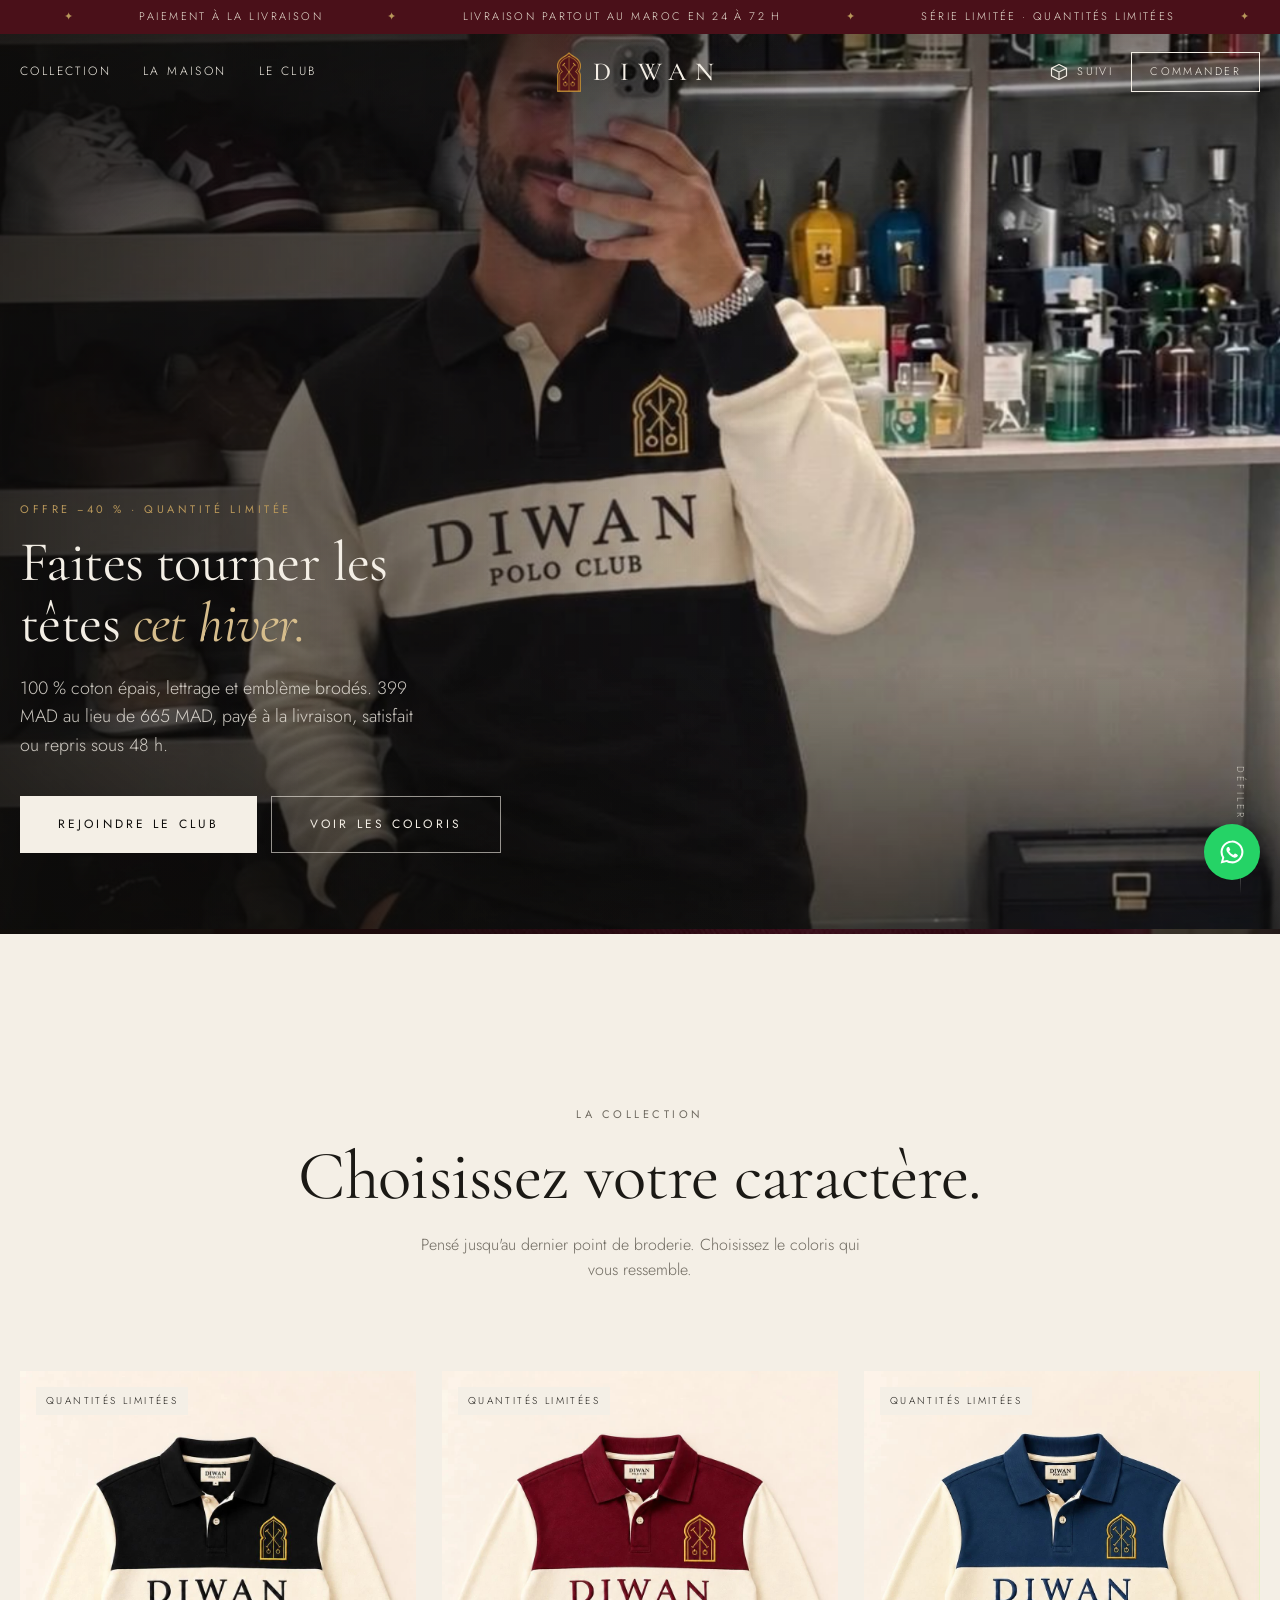
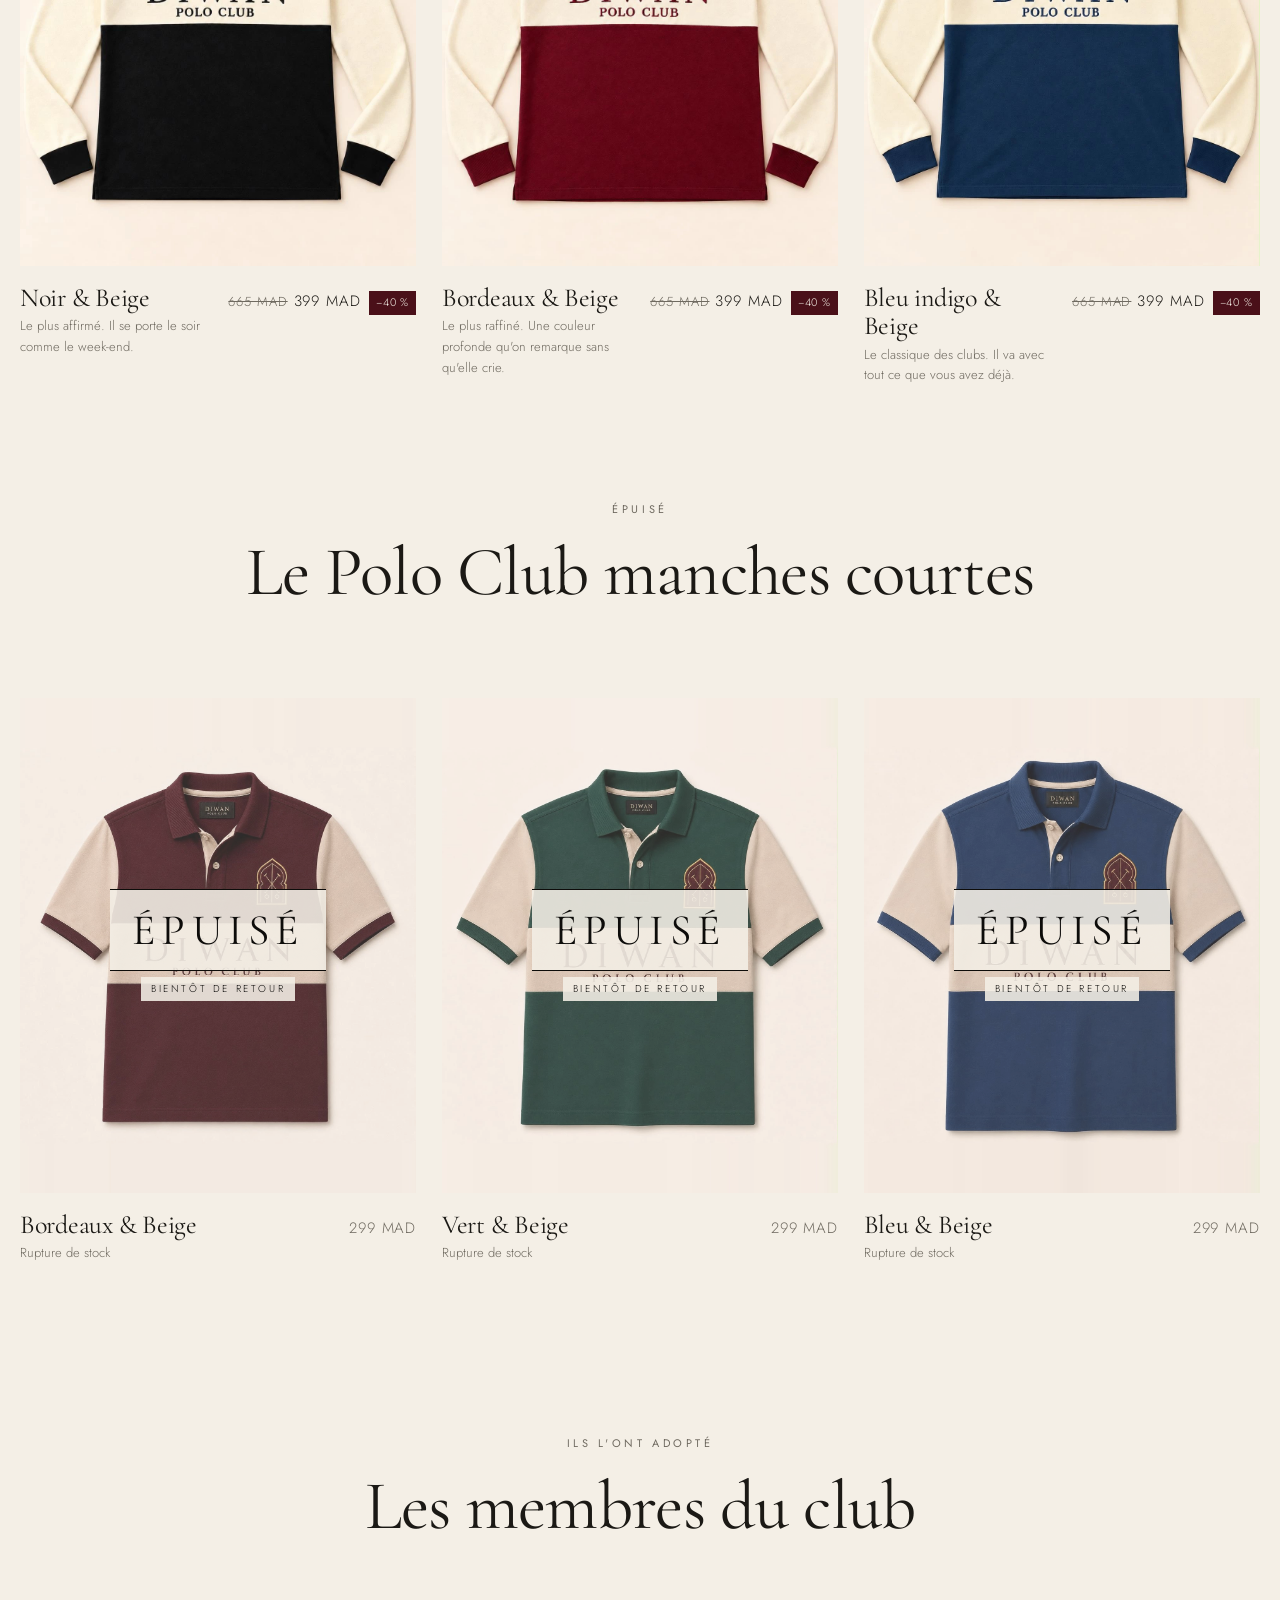
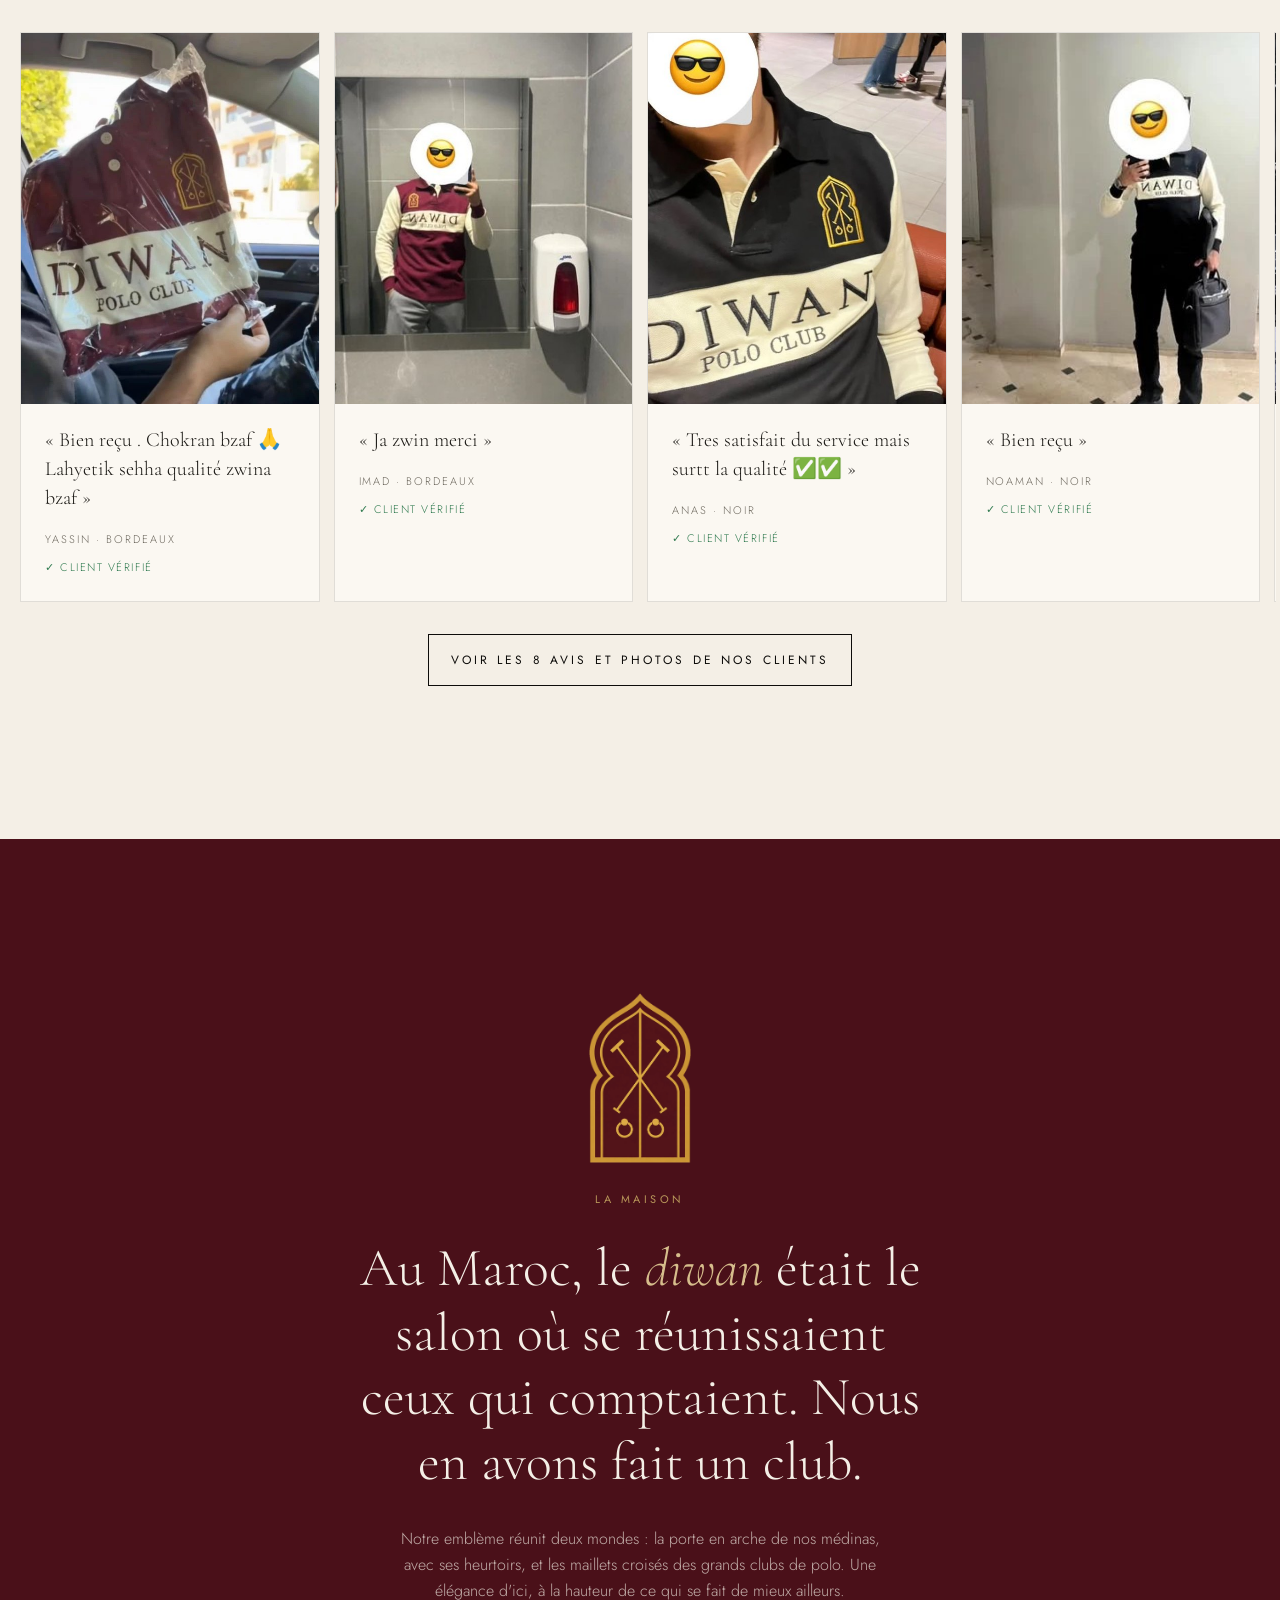
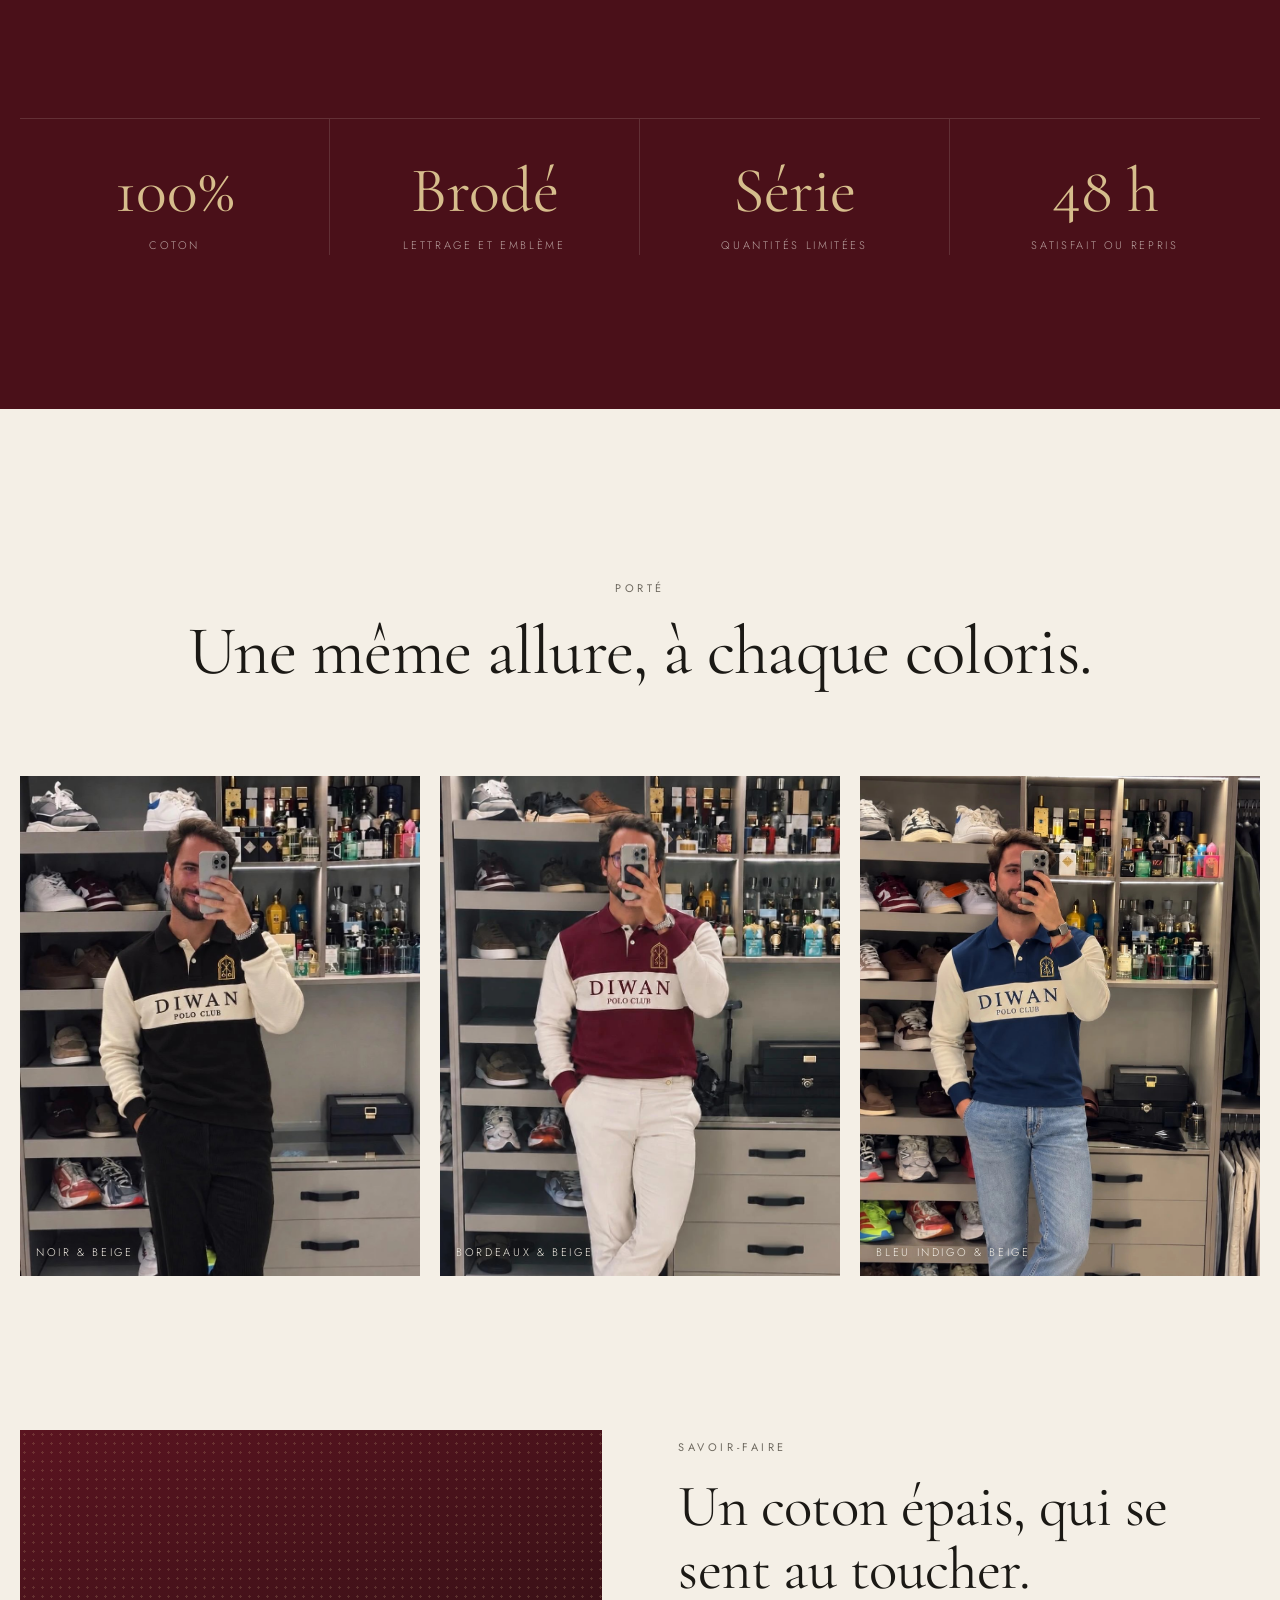
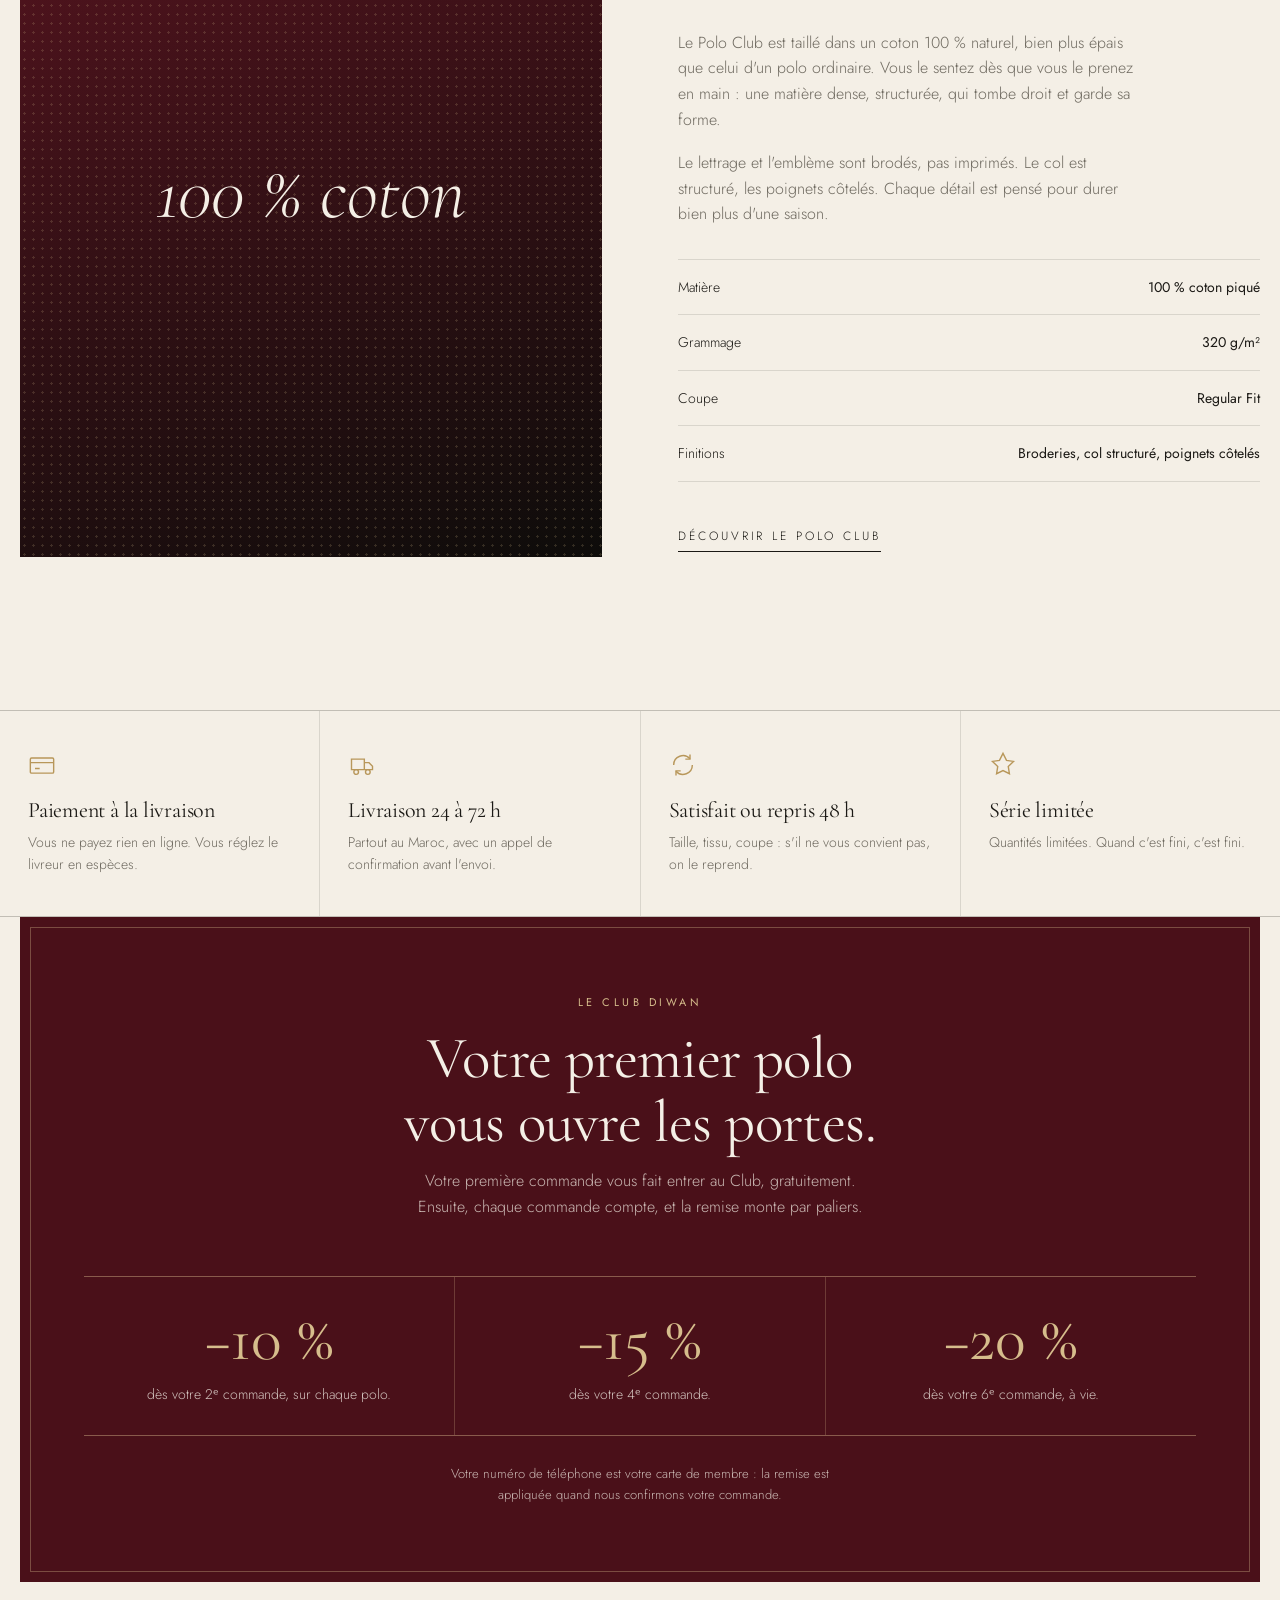
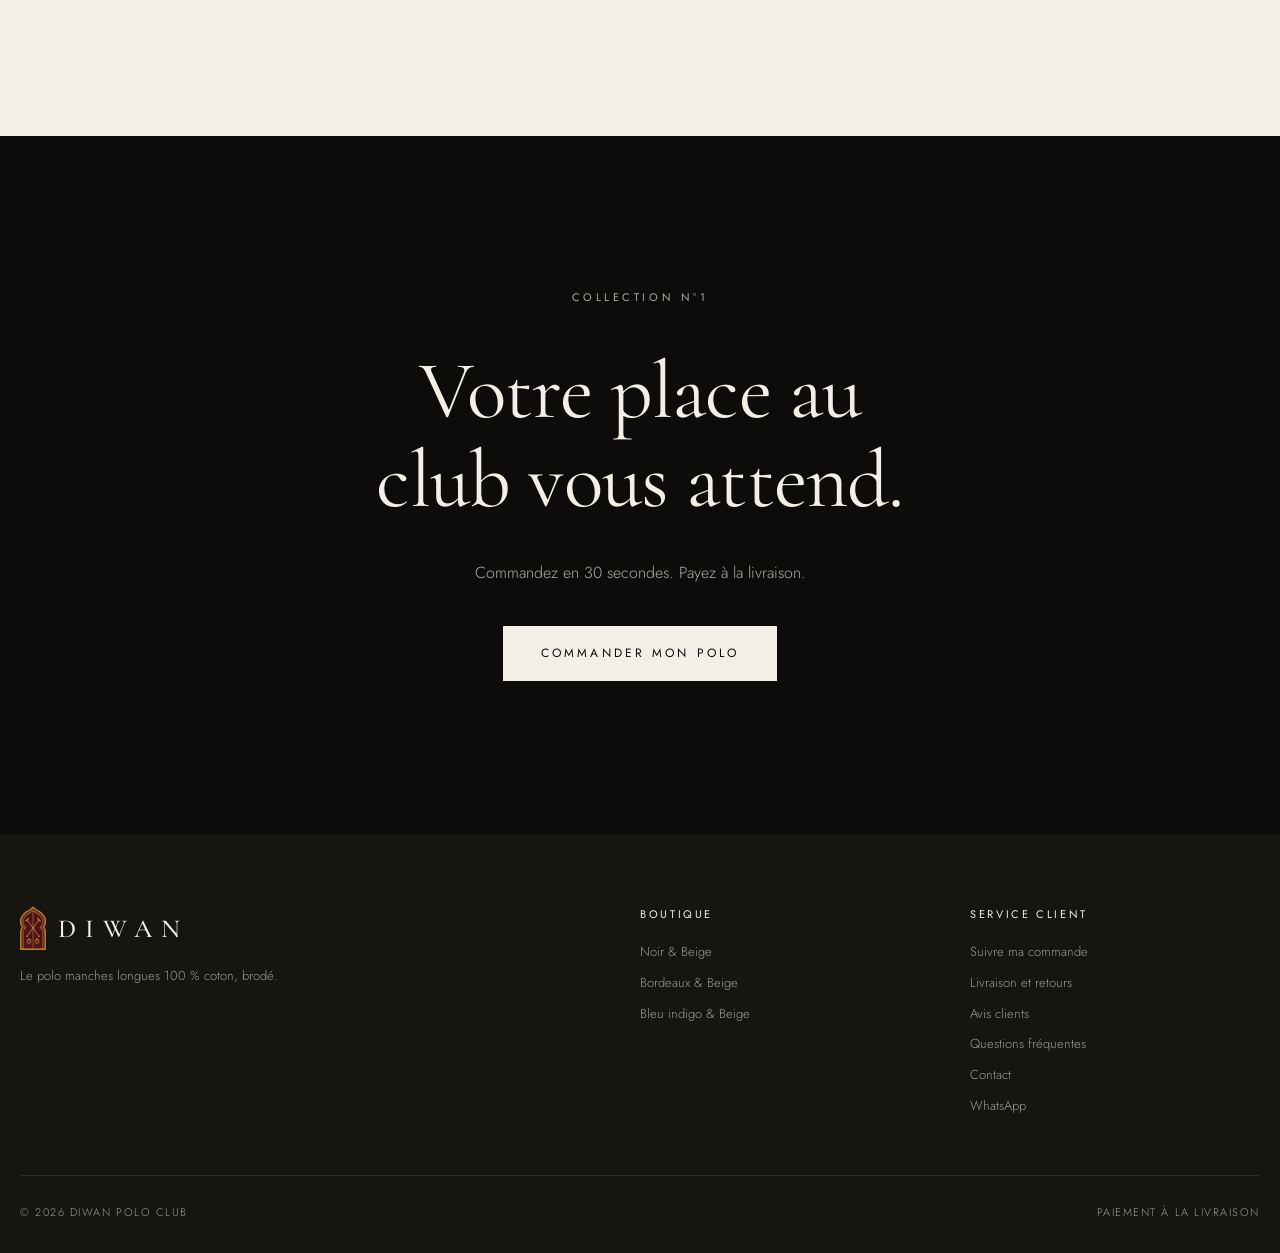
<file: index.html>
<!doctype html>
<html lang="fr">
<head>
  <meta charset="utf-8">
  <meta name="viewport" content="width=device-width, initial-scale=1, viewport-fit=cover">
  <title>DIWAN POLO CLUB · Faites tourner les têtes cet hiver</title>
  <meta name="description" content="Polo manches longues 100 % coton, épais et brodé. Série limitée, quantités limitées. Paiement à la livraison.">
  <meta property="og:title" content="DIWAN POLO CLUB">
  <meta property="og:description" content="Faites tourner les têtes cet hiver. −40 %, quantité limitée. 100 % coton, brodé, payé à la livraison.">
  <meta property="og:image" content="https://diwanclub.ma/assets/bordeaux-face.jpg">
  <link rel="canonical" href="https://diwanclub.ma/">
  <meta name="theme-color" content="#4a1019">
  <link rel="icon" type="image/png" href="assets/favicon.png">
  <link rel="apple-touch-icon" href="assets/apple-touch-icon.png">
  <link rel="preconnect" href="https://fonts.googleapis.com">
  <link rel="preconnect" href="https://fonts.gstatic.com" crossorigin>
  <link href="https://fonts.googleapis.com/css2?family=Cormorant+Garamond:ital,wght@0,400;0,500;0,600;1,400&family=Jost:wght@300;400;500&display=swap" rel="stylesheet">
  <link rel="stylesheet" href="css/style.css?v=65">
  <script type="application/ld+json">{"@context":"https://schema.org","@type":"OnlineStore","name":"DIWAN POLO CLUB","url":"https://diwanclub.ma/","logo":"https://diwanclub.ma/assets/logo.png","areaServed":"MA"}</script>
</head>
<body data-page="accueil">

  <div class="annonce"><div class="annonce-piste"></div></div>

  <header class="entete sur-video">
    <div class="wrap">
      <nav class="nav">
        <a href="#collection-section">Collection</a>
        <a href="#maison">La Maison</a>
        <a href="#club">Le Club</a>
      </nav>
      <a href="index.html" class="logo" aria-label="DIWAN POLO CLUB, accueil">
        <img class="embleme" src="assets/logo.png" alt="" width="239" height="400">
        <span>DIWAN</span>
      </a>
      <div class="entete-droite"><a href="suivi.html" class="lien-suivi" aria-label="Suivre ma commande" title="Suivre ma commande"><svg viewBox="0 0 24 24" aria-hidden="true"><path d="M3 7.5 12 3l9 4.5v9L12 21l-9-4.5z"/><path d="M3 7.5 12 12l9-4.5M12 12v9"/></svg><span>Suivi</span></a><a href="produit.html" class="btn-entete"><span>Commander</span></a></div>
    </div>
  </header>

  <!-- HÉROS : vidéo si assets/hero.mp4 existe, sinon fondu des photos portées -->
  <section class="heros" aria-label="Présentation">
    <div class="heros-diapo"></div>
    <div class="heros-contenu wrap">
      <p class="eyebrow">Offre −40 % · quantité limitée</p>
      <h1>Faites tourner les têtes <em>cet hiver.</em></h1>
      <p class="sous">100 % coton épais, lettrage et emblème brodés. 399 MAD au lieu de 665 MAD, payé à la livraison, satisfait ou repris sous 48 h.</p>
      <div class="actions">
        <a href="produit.html" class="btn btn-clair"><span>Rejoindre le club</span></a>
        <a href="#collection-section" class="btn btn-ligne"><span>Voir les coloris</span></a>
      </div>
    </div>
    <div class="defiler">Défiler</div>
  </section>

  <!-- COLLECTION -->
  <section id="collection-section">
    <div class="wrap">
      <div class="titre-section revele">
        <p class="eyebrow">La collection</p>
        <h2>Choisissez votre caractère.</h2>
        <p>Pensé jusqu'au dernier point de broderie. Choisissez le coloris qui vous ressemble.</p>
      </div>
      <div class="collection" id="collection"></div>
      <div id="autres-modeles"></div>
    </div>
  </section>

  <!-- AVIS CLIENTS -->
  <section id="avis-accueil" hidden style="padding-top:0">
    <div class="wrap">
      <div class="titre-section revele"><p class="eyebrow">Ils l'ont adopté</p><h2>Les membres du club</h2></div>
      <div class="avis-grille avis-bande" id="avis-grille"></div>
      <p class="avis-plus"><a href="avis.html" id="avis-tous" class="btn"><span>Voir tous les avis et photos de nos clients</span></a></p>
    </div>
  </section>

  <!-- MANIFESTE -->
  <section class="manifeste" id="maison">
    <div class="wrap">
      <img class="logo-manifeste revele" src="assets/logo.png" alt="Emblème DIWAN POLO CLUB : une porte en arche et deux maillets croisés" width="239" height="400">
      <p class="eyebrow revele">La Maison</p>
      <blockquote class="revele d1">Au Maroc, le <em>diwan</em> était le salon où se réunissaient ceux qui comptaient. Nous en avons fait un club.</blockquote>
      <p class="manifeste-texte revele d2">Notre emblème réunit deux mondes : la porte en arche de nos médinas, avec ses heurtoirs, et les maillets croisés des grands clubs de polo. Une élégance d'ici, à la hauteur de ce qui se fait de mieux ailleurs.</p>
      <div class="chiffres">
        <div class="revele"><strong>100%</strong><span>Coton</span></div>
        <div class="revele d1"><strong>Brodé</strong><span>Lettrage et emblème</span></div>
        <div class="revele d2"><strong>Série</strong><span>Quantités limitées</span></div>
        <div class="revele d3"><strong>48 h</strong><span>Satisfait ou repris</span></div>
      </div>
    </div>
  </section>

  <!-- PORTÉS -->
  <section class="portes-section">
    <div class="wrap">
      <div class="titre-section revele">
        <p class="eyebrow">Porté</p>
        <h2>Une même allure, à chaque coloris.</h2>
      </div>
      <div class="portes" id="portes"></div>
    </div>
  </section>

  <!-- SAVOIR-FAIRE -->
  <section id="savoir-faire" style="padding-top:0">
    <div class="wrap split">
      <div class="split-visuel revele">
        <div class="trame"></div>
        <span>100 % coton</span>
      </div>
      <div class="revele d1">
        <p class="eyebrow">Savoir-faire</p>
        <h2>Un coton épais, qui se sent au toucher.</h2>
        <p>Le Polo Club est taillé dans un coton 100 % naturel, bien plus épais que celui d'un polo ordinaire. Vous le sentez dès que vous le prenez en main : une matière dense, structurée, qui tombe droit et garde sa forme.</p>
        <p>Le lettrage et l'emblème sont brodés, pas imprimés. Le col est structuré, les poignets côtelés. Chaque détail est pensé pour durer bien plus d'une saison.</p>
        <ul class="liste-fine">
          <li><span>Matière</span><b>100 % coton piqué</b></li>
          <li><span>Grammage</span><b>320 g/m²</b></li>
          <li><span>Coupe</span><b>Regular Fit</b></li>
          <li><span>Finitions</span><b>Broderies, col structuré, poignets côtelés</b></li>
        </ul>
        <a href="produit.html" class="lien-souligne">Découvrir le Polo Club</a>
      </div>
    </div>
  </section>

  <!-- ENGAGEMENTS -->
  <div class="engagements">
    <div class="revele"><svg viewBox="0 0 24 24"><rect x="2" y="6" width="20" height="13" rx="1"/><path d="M2 10h20M6 15h4"/></svg><h3>Paiement à la livraison</h3><p>Vous ne payez rien en ligne. Vous réglez le livreur en espèces.</p></div>
    <div class="revele d1"><svg viewBox="0 0 24 24"><path d="M3 7h11v9H3zM14 10h4l3 3v3h-7z"/><circle cx="7" cy="18" r="2"/><circle cx="17" cy="18" r="2"/></svg><h3>Livraison 24 à 72 h</h3><p>Partout au Maroc, avec un appel de confirmation avant l'envoi.</p></div>
    <div class="revele d2"><svg viewBox="0 0 24 24"><path d="M4 12a8 8 0 0 1 14-5.3M20 12a8 8 0 0 1-14 5.3"/><path d="M18 3v4h-4M6 21v-4h4"/></svg><h3>Satisfait ou repris 48 h</h3><p>Taille, tissu, coupe : s'il ne vous convient pas, on le reprend.</p></div>
    <div class="revele d3"><svg viewBox="0 0 24 24"><path d="M12 2l3 6 6 .9-4.5 4.3 1 6.3L12 16.8 6.5 19.5l1-6.3L3 8.9 9 8z"/></svg><h3>Série limitée</h3><p>Quantités limitées. Quand c'est fini, c'est fini.</p></div>
  </div>

  <!-- LE CLUB -->
  <section class="club" id="club">
    <div class="wrap">
      <div class="club-carte revele">
        <p class="eyebrow">Le Club DIWAN</p>
        <h2>Votre premier polo vous ouvre les portes.</h2>
        <p>Votre première commande vous fait entrer au Club, gratuitement. Ensuite, chaque commande compte, et la remise monte par paliers.</p>
        <div class="club-etapes">
          <div><strong>−10 %</strong><span>dès votre 2ᵉ commande, sur chaque polo.</span></div>
          <div><strong>−15 %</strong><span>dès votre 4ᵉ commande.</span></div>
          <div><strong>−20 %</strong><span>dès votre 6ᵉ commande, à vie.</span></div>
        </div>
        <p class="club-note">Votre numéro de téléphone est votre carte de membre : la remise est appliquée quand nous confirmons votre commande.</p>
      </div>
    </div>
  </section>

  <!-- APPEL FINAL -->
  <section class="appel">
    <div class="wrap">
      <p class="eyebrow revele">Collection N°1</p>
      <h2 class="revele d1">Votre place au club vous attend.</h2>
      <p class="revele d2">Commandez en 30 secondes. Payez à la livraison.</p>
      <a href="produit.html" class="btn btn-clair revele d3"><span>Commander mon polo</span></a>
    </div>
  </section>

  <footer class="pied">
    <div class="wrap">
      <div class="pied-grille">
        <div>
          <div class="logo"><img class="embleme" src="assets/logo.png" alt="" width="239" height="400"><span>DIWAN</span></div>
          <p>Le polo manches longues 100 % coton, brodé.</p>
        </div>
        <div>
          <h4>Boutique</h4>
          <ul><li><a href="produit.html?coloris=noir">Noir & Beige</a></li><li><a href="produit.html?coloris=bordeaux">Bordeaux & Beige</a></li><li><a href="produit.html?coloris=marine">Bleu indigo & Beige</a></li></ul>
        </div>
        <div>
          <h4>Service client</h4>
          <ul><li><a href="suivi.html">Suivre ma commande</a></li><li><a href="livraison-retours.html">Livraison et retours</a></li><li><a href="avis.html">Avis clients</a></li><li><a href="faq.html">Questions fréquentes</a></li><li><a href="contact.html">Contact</a></li><li><a class="lien-wa" href="#">WhatsApp</a></li></ul>
        </div>
      </div>
      <div class="pied-bas"><span>© <span data-annee></span> DIWAN POLO CLUB</span><span>Paiement à la livraison</span></div>
    </div>
  </footer>

  <a class="wa" href="#" target="_blank" rel="noopener" aria-label="Nous écrire sur WhatsApp">
    <svg viewBox="0 0 32 32"><path d="M16 3a13 13 0 0 0-11.2 19.6L3 29l6.6-1.7A13 13 0 1 0 16 3zm0 23.7a10.7 10.7 0 0 1-5.5-1.5l-.4-.2-3.9 1 1-3.8-.2-.4A10.7 10.7 0 1 1 16 26.7zm5.9-8c-.3-.2-1.9-.9-2.2-1s-.5-.2-.7.2-.8 1-1 1.2-.4.2-.7.1a8.8 8.8 0 0 1-4.4-3.8c-.3-.6.3-.5 1-1.7.1-.2 0-.4 0-.5l-1-2.4c-.3-.6-.5-.5-.7-.5h-.6a1.2 1.2 0 0 0-.9.4 3.6 3.6 0 0 0-1.1 2.7 6.3 6.3 0 0 0 1.3 3.3 14.4 14.4 0 0 0 5.5 4.9c2 .9 2.8 1 3.9.8a3.3 3.3 0 0 0 2.1-1.5 2.7 2.7 0 0 0 .2-1.5c-.1-.1-.3-.2-.6-.3z"/></svg>
  </a>

  <script src="js/config.js?v=65"></script>
  <script src="js/app.js?v=65"></script>
</body>
</html>
</file>
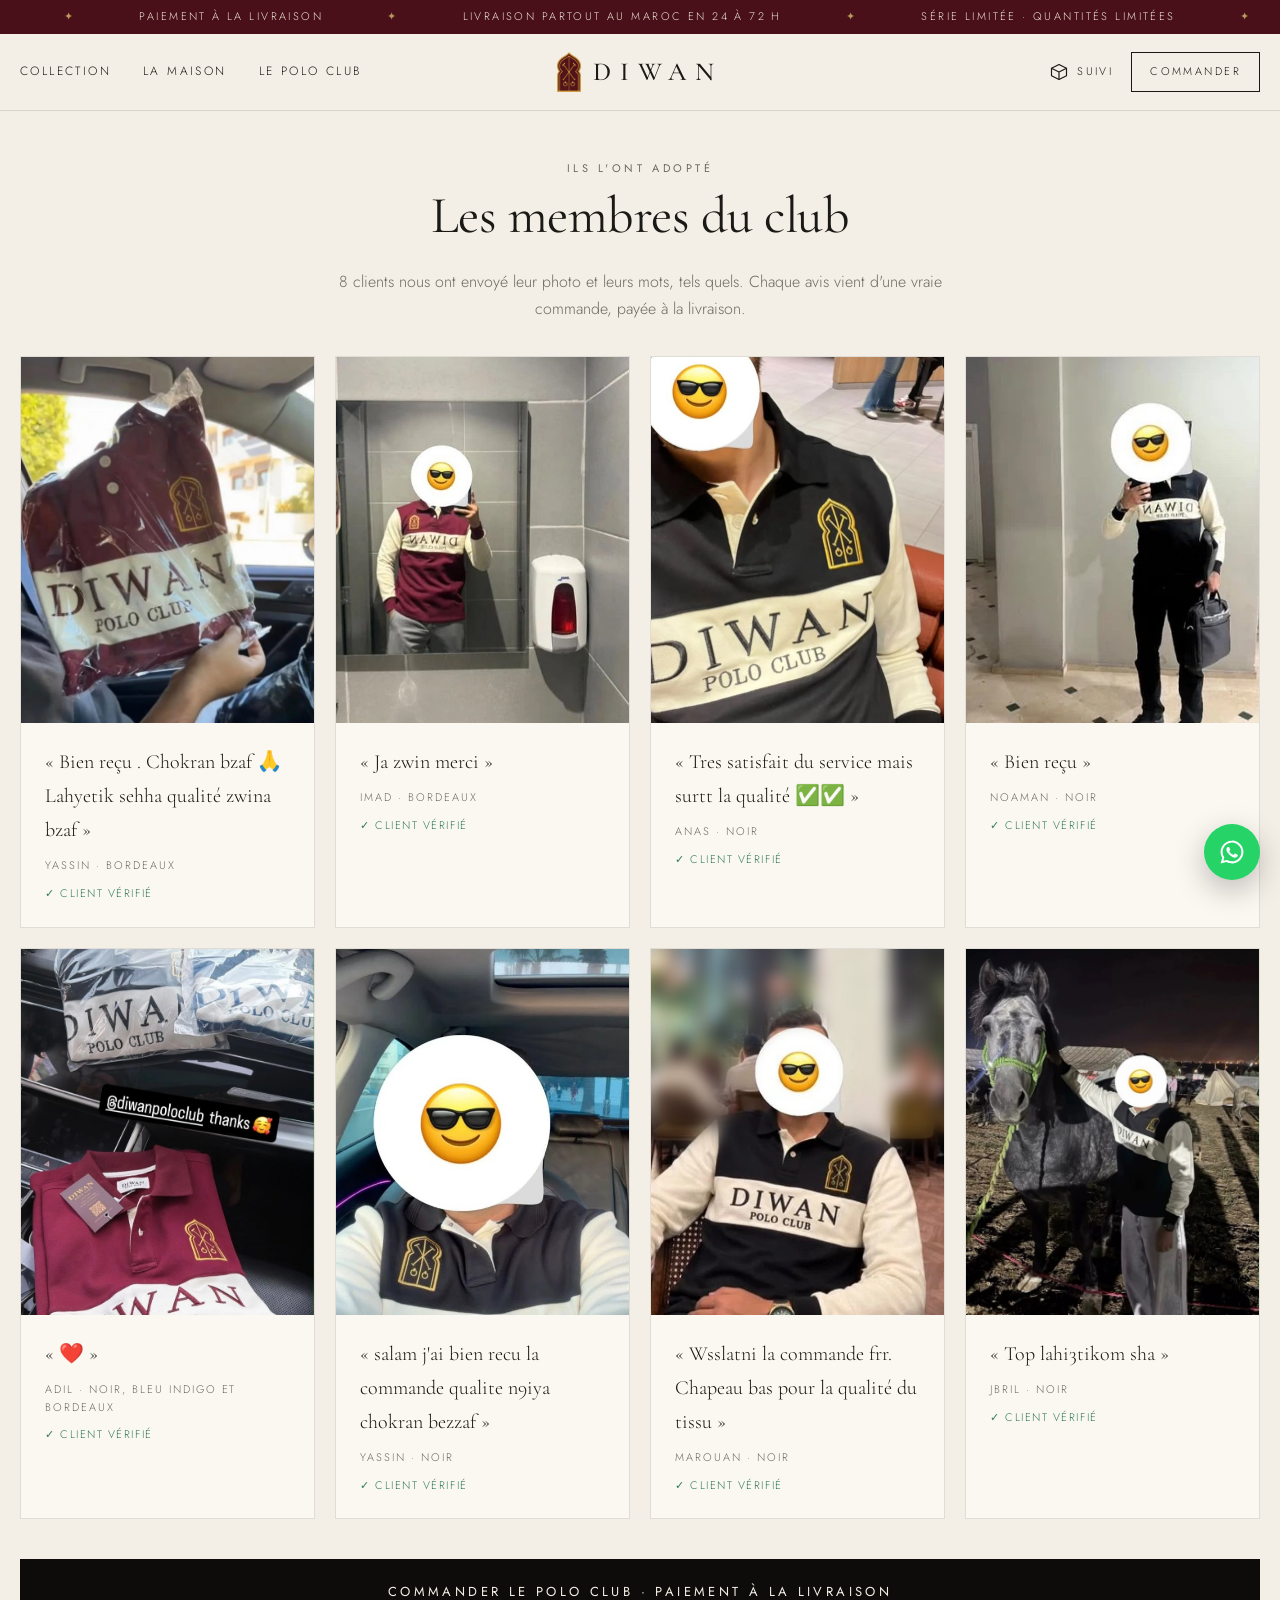
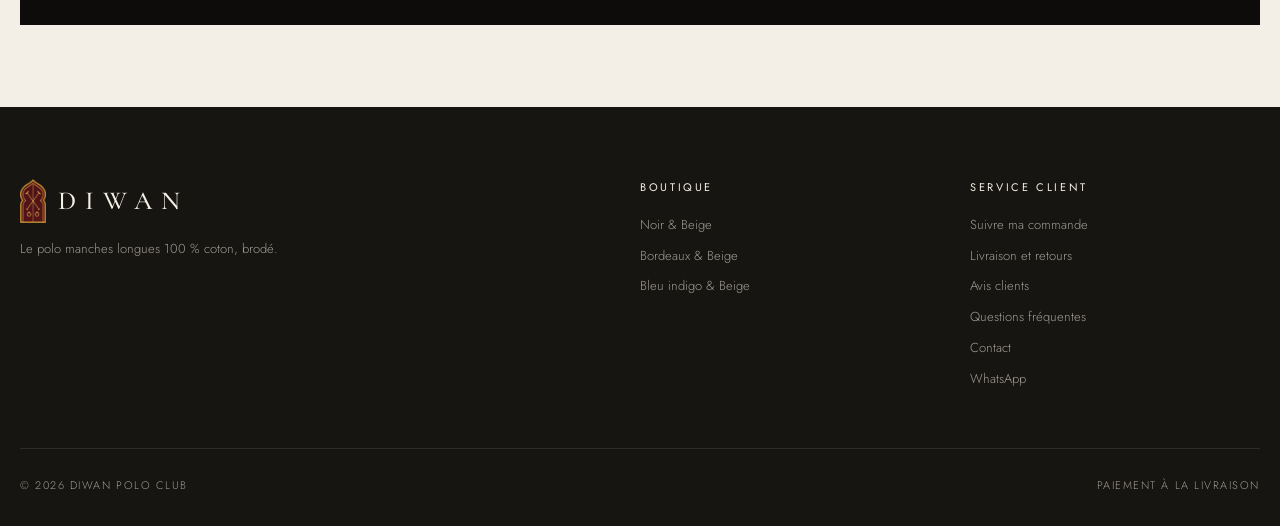
<file: avis.html>
<!doctype html>
<html lang="fr">
<head>
  <meta charset="utf-8">
  <meta name="viewport" content="width=device-width, initial-scale=1, viewport-fit=cover">
  <title>Avis clients et photos réelles · DIWAN POLO CLUB</title>
  <meta name="description" content="Les avis et les photos de vrais clients du Polo Club DIWAN, polo manches longues 100 % coton brodé, livré partout au Maroc et payé à la livraison.">
  <link rel="canonical" href="https://diwanclub.ma/avis.html">
  <meta name="theme-color" content="#f4efe6">
  <link rel="icon" type="image/png" href="assets/favicon.png">
  <link rel="apple-touch-icon" href="assets/apple-touch-icon.png">
  <link rel="preconnect" href="https://fonts.googleapis.com">
  <link rel="preconnect" href="https://fonts.gstatic.com" crossorigin>
  <link href="https://fonts.googleapis.com/css2?family=Cormorant+Garamond:ital,wght@0,400;0,500;0,600;1,400&family=Jost:wght@300;400;500&display=swap" rel="stylesheet">
  <link rel="stylesheet" href="css/style.css?v=65">
</head>
<body data-page="avis">

  <div class="annonce"><div class="annonce-piste"></div></div>

  <header class="entete page">
    <div class="wrap">
      <nav class="nav">
        <a href="index.html#collection-section">Collection</a>
        <a href="index.html#maison">La Maison</a>
        <a href="produit.html">Le Polo Club</a>
      </nav>
      <a href="index.html" class="logo" aria-label="DIWAN POLO CLUB, accueil">
        <img class="embleme" src="assets/logo.png" alt="" width="239" height="400">
        <span>DIWAN</span>
      </a>
      <div class="entete-droite"><a href="suivi.html" class="lien-suivi" aria-label="Suivre ma commande" title="Suivre ma commande"><svg viewBox="0 0 24 24" aria-hidden="true"><path d="M3 7.5 12 3l9 4.5v9L12 21l-9-4.5z"/><path d="M3 7.5 12 12l9-4.5M12 12v9"/></svg><span>Suivi</span></a><a href="produit.html" class="btn-entete"><span>Commander</span></a></div>
    </div>
  </header>

  <main>
    <div class="wrap page-texte" style="max-width:1240px">
      <div class="avis-page-tete">
        <p class="eyebrow">Ils l'ont adopté</p>
        <h1>Les membres du club</h1>
        <p><span id="avis-nombre"></span> clients nous ont envoyé leur photo et leurs mots, tels quels. Chaque avis vient d'une vraie commande, payée à la livraison.</p>
      </div>
      <div class="avis-grille avis-toutes" id="avis-page"></div>
      <p class="page-cta"><a href="produit.html" data-vers-produit class="btn btn-noir"><span>Commander le Polo Club · paiement à la livraison</span></a></p>
    </div>
  </main>

  <footer class="pied">
    <div class="wrap">
      <div class="pied-grille">
        <div>
          <div class="logo"><img class="embleme" src="assets/logo.png" alt="" width="239" height="400"><span>DIWAN</span></div>
          <p>Le polo manches longues 100 % coton, brodé.</p>
        </div>
        <div>
          <h4>Boutique</h4>
          <ul><li><a href="produit.html?coloris=noir">Noir & Beige</a></li><li><a href="produit.html?coloris=bordeaux">Bordeaux & Beige</a></li><li><a href="produit.html?coloris=marine">Bleu indigo & Beige</a></li></ul>
        </div>
        <div>
          <h4>Service client</h4>
          <ul><li><a href="suivi.html">Suivre ma commande</a></li><li><a href="livraison-retours.html">Livraison et retours</a></li><li><a href="avis.html">Avis clients</a></li><li><a href="faq.html">Questions fréquentes</a></li><li><a href="contact.html">Contact</a></li><li><a class="lien-wa" href="#">WhatsApp</a></li></ul>
        </div>
      </div>
      <div class="pied-bas"><span>© <span data-annee></span> DIWAN POLO CLUB</span><span>Paiement à la livraison</span></div>
    </div>
  </footer>

  <a class="wa" href="#" target="_blank" rel="noopener" aria-label="Nous écrire sur WhatsApp">
    <svg viewBox="0 0 32 32"><path d="M16 3a13 13 0 0 0-11.2 19.6L3 29l6.6-1.7A13 13 0 1 0 16 3zm0 23.7a10.7 10.7 0 0 1-5.5-1.5l-.4-.2-3.9 1 1-3.8-.2-.4A10.7 10.7 0 1 1 16 26.7zm5.9-8c-.3-.2-1.9-.9-2.2-1s-.5-.2-.7.2-.8 1-1 1.2-.4.2-.7.1a8.8 8.8 0 0 1-4.4-3.8c-.3-.6.3-.5 1-1.7.1-.2 0-.4 0-.5l-1-2.4c-.3-.6-.5-.5-.7-.5h-.6a1.2 1.2 0 0 0-.9.4 3.6 3.6 0 0 0-1.1 2.7 6.3 6.3 0 0 0 1.3 3.3 14.4 14.4 0 0 0 5.5 4.9c2 .9 2.8 1 3.9.8a3.3 3.3 0 0 0 2.1-1.5 2.7 2.7 0 0 0 .2-1.5c-.1-.1-.3-.2-.6-.3z"/></svg>
  </a>

  <script src="js/config.js?v=65"></script>
  <script src="js/app.js?v=65"></script>
</body>
</html>
</file>
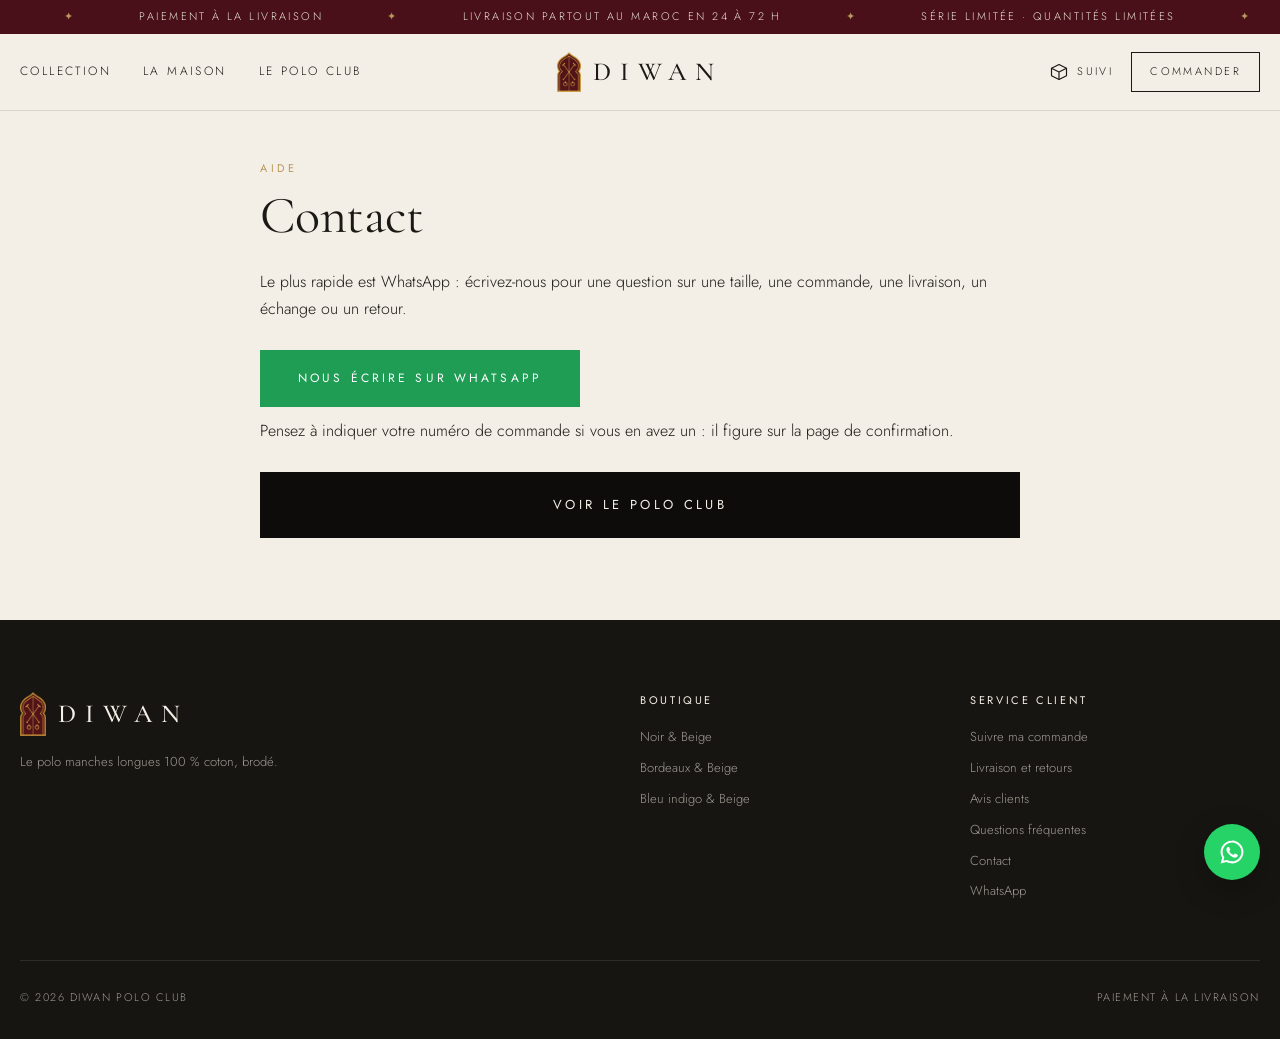
<file: contact.html>
<!doctype html>
<html lang="fr">
<head>
  <meta charset="utf-8">
  <meta name="viewport" content="width=device-width, initial-scale=1, viewport-fit=cover">
  <title>Contact · DIWAN POLO CLUB</title>
  <meta name="description" content="Contactez DIWAN POLO CLUB sur WhatsApp pour une question, une commande, un échange ou un retour.">
  <link rel="canonical" href="https://diwanclub.ma/contact.html">
  <meta name="theme-color" content="#f4efe6">
  <link rel="icon" type="image/png" href="assets/favicon.png">
  <link rel="apple-touch-icon" href="assets/apple-touch-icon.png">
  <link rel="preconnect" href="https://fonts.googleapis.com">
  <link rel="preconnect" href="https://fonts.gstatic.com" crossorigin>
  <link href="https://fonts.googleapis.com/css2?family=Cormorant+Garamond:ital,wght@0,400;0,500;0,600;1,400&family=Jost:wght@300;400;500&display=swap" rel="stylesheet">
  <link rel="stylesheet" href="css/style.css?v=65">
</head>
<body data-page="info">

  <div class="annonce"><div class="annonce-piste"></div></div>

  <header class="entete page">
    <div class="wrap">
      <nav class="nav">
        <a href="index.html#collection-section">Collection</a>
        <a href="index.html#maison">La Maison</a>
        <a href="produit.html">Le Polo Club</a>
      </nav>
      <a href="index.html" class="logo" aria-label="DIWAN POLO CLUB, accueil">
        <img class="embleme" src="assets/logo.png" alt="" width="239" height="400">
        <span>DIWAN</span>
      </a>
      <div class="entete-droite"><a href="suivi.html" class="lien-suivi" aria-label="Suivre ma commande" title="Suivre ma commande"><svg viewBox="0 0 24 24" aria-hidden="true"><path d="M3 7.5 12 3l9 4.5v9L12 21l-9-4.5z"/><path d="M3 7.5 12 12l9-4.5M12 12v9"/></svg><span>Suivi</span></a><a href="produit.html" class="btn-entete"><span>Commander</span></a></div>
    </div>
  </header>

  <main>
    <div class="wrap page-texte">
      <p class="eyebrow">Aide</p>
      <h1>Contact</h1>
      <p>Le plus rapide est WhatsApp : écrivez-nous pour une question sur une taille, une commande, une livraison, un échange ou un retour.</p>
      <p class="page-cta"><a class="btn lien-wa btn-wa-page" href="#"><span>Nous écrire sur WhatsApp</span></a></p>
      <p>Pensez à indiquer votre numéro de commande si vous en avez un : il figure sur la page de confirmation.</p>
      <p class="page-cta"><a href="produit.html" class="btn btn-noir"><span>Voir le Polo Club</span></a></p>
    </div>
  </main>

  <footer class="pied">
    <div class="wrap">
      <div class="pied-grille">
        <div>
          <div class="logo"><img class="embleme" src="assets/logo.png" alt="" width="239" height="400"><span>DIWAN</span></div>
          <p>Le polo manches longues 100 % coton, brodé.</p>
        </div>
        <div>
          <h4>Boutique</h4>
          <ul><li><a href="produit.html?coloris=noir">Noir & Beige</a></li><li><a href="produit.html?coloris=bordeaux">Bordeaux & Beige</a></li><li><a href="produit.html?coloris=marine">Bleu indigo & Beige</a></li></ul>
        </div>
        <div>
          <h4>Service client</h4>
          <ul><li><a href="suivi.html">Suivre ma commande</a></li><li><a href="livraison-retours.html">Livraison et retours</a></li><li><a href="avis.html">Avis clients</a></li><li><a href="faq.html">Questions fréquentes</a></li><li><a href="contact.html">Contact</a></li><li><a class="lien-wa" href="#">WhatsApp</a></li></ul>
        </div>
      </div>
      <div class="pied-bas"><span>© <span data-annee></span> DIWAN POLO CLUB</span><span>Paiement à la livraison</span></div>
    </div>
  </footer>

  <a class="wa" href="#" target="_blank" rel="noopener" aria-label="Nous écrire sur WhatsApp">
    <svg viewBox="0 0 32 32"><path d="M16 3a13 13 0 0 0-11.2 19.6L3 29l6.6-1.7A13 13 0 1 0 16 3zm0 23.7a10.7 10.7 0 0 1-5.5-1.5l-.4-.2-3.9 1 1-3.8-.2-.4A10.7 10.7 0 1 1 16 26.7zm5.9-8c-.3-.2-1.9-.9-2.2-1s-.5-.2-.7.2-.8 1-1 1.2-.4.2-.7.1a8.8 8.8 0 0 1-4.4-3.8c-.3-.6.3-.5 1-1.7.1-.2 0-.4 0-.5l-1-2.4c-.3-.6-.5-.5-.7-.5h-.6a1.2 1.2 0 0 0-.9.4 3.6 3.6 0 0 0-1.1 2.7 6.3 6.3 0 0 0 1.3 3.3 14.4 14.4 0 0 0 5.5 4.9c2 .9 2.8 1 3.9.8a3.3 3.3 0 0 0 2.1-1.5 2.7 2.7 0 0 0 .2-1.5c-.1-.1-.3-.2-.6-.3z"/></svg>
  </a>

  <script src="js/config.js?v=65"></script>
  <script src="js/app.js?v=65"></script>
</body>
</html>
</file>
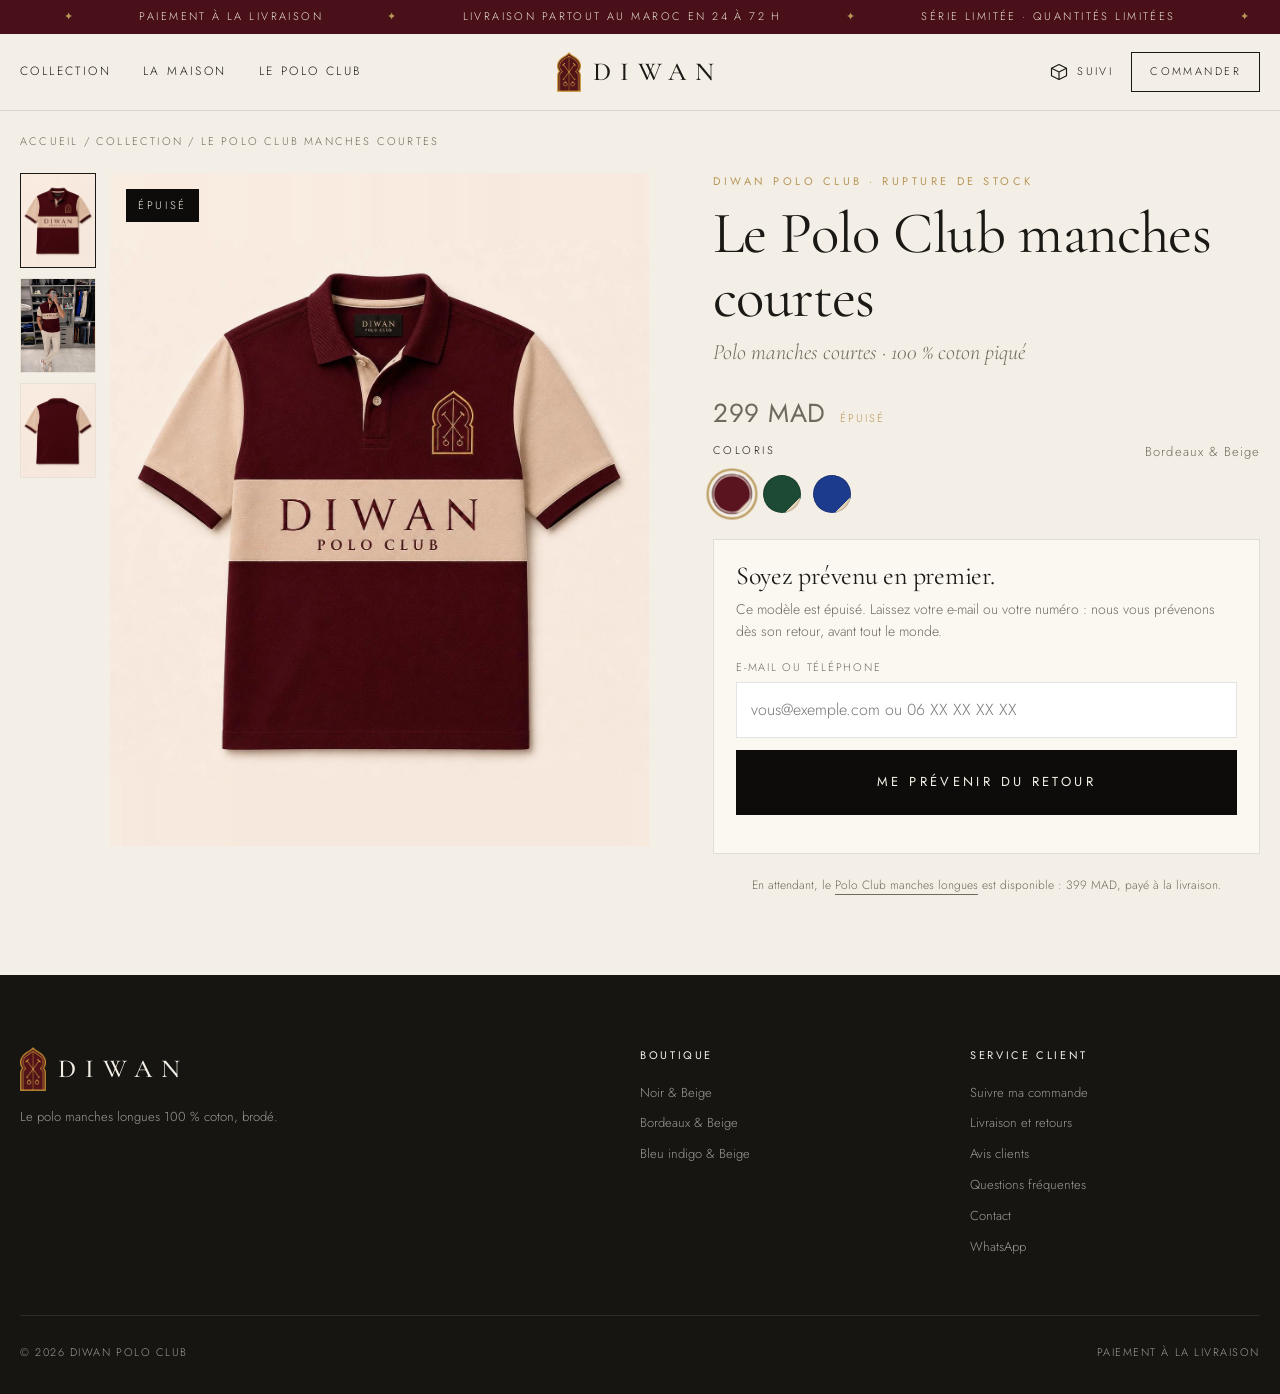
<file: epuise.html>
<!doctype html>
<html lang="fr">
<head>
  <meta charset="utf-8">
  <meta name="viewport" content="width=device-width, initial-scale=1, viewport-fit=cover">
  <title>Modèle épuisé · DIWAN POLO CLUB</title>
  <meta name="description" content="Modèle épuisé. Laissez votre e-mail ou votre numéro : nous vous prévenons dès son retour.">
    <meta name="robots" content="noindex">
  <meta name="theme-color" content="#f4efe6">
  <link rel="icon" type="image/png" href="assets/favicon.png">
  <link rel="apple-touch-icon" href="assets/apple-touch-icon.png">
  <link rel="preconnect" href="https://fonts.googleapis.com">
  <link rel="preconnect" href="https://fonts.gstatic.com" crossorigin>
  <link href="https://fonts.googleapis.com/css2?family=Cormorant+Garamond:ital,wght@0,400;0,500;0,600;1,400&family=Jost:wght@300;400;500&display=swap" rel="stylesheet">
  <link rel="stylesheet" href="css/style.css?v=65">
</head>
<body data-page="epuise">

  <div class="annonce"><div class="annonce-piste"></div></div>

  <header class="entete page">
    <div class="wrap">
      <nav class="nav">
        <a href="index.html#collection-section">Collection</a>
        <a href="index.html#maison">La Maison</a>
        <a href="produit.html">Le Polo Club</a>
      </nav>
      <a href="index.html" class="logo" aria-label="DIWAN POLO CLUB, accueil">
        <img class="embleme" src="assets/logo.png" alt="" width="239" height="400">
        <span>DIWAN</span>
      </a>
      <div class="entete-droite"><a href="suivi.html" class="lien-suivi" aria-label="Suivre ma commande" title="Suivre ma commande"><svg viewBox="0 0 24 24" aria-hidden="true"><path d="M3 7.5 12 3l9 4.5v9L12 21l-9-4.5z"/><path d="M3 7.5 12 12l9-4.5M12 12v9"/></svg><span>Suivi</span></a><a href="produit.html" class="btn-entete"><span>Commander</span></a></div>
    </div>
  </header>

  <main>
    <div class="wrap">
      <p class="fil"><a href="index.html">Accueil</a> / <a href="index.html#collection-section">Collection</a> / <span data-nom></span></p>

      <div class="produit">
        <div class="galerie">
          <div class="vignettes"></div>
          <div class="visuel-principal"><span class="badge-epuise">Épuisé</span></div>
        </div>

        <div class="achat">
          <p class="eyebrow">DIWAN POLO CLUB · Rupture de stock</p>
          <h1 data-nom></h1>
          <p class="accroche" data-sous-titre></p>
          <div class="ligne-prix"><span class="prix prix-epuise" data-prix></span><span class="eco">Épuisé</span></div>

          <div class="choix">
            <div class="choix-titre"><span>Coloris</span><em id="nom-coloris"></em></div>
            <div class="couleurs" id="coloris"></div>
          </div>

          <div class="bloc-epuise">
            <h2>Soyez prévenu en premier.</h2>
            <p>Ce modèle est épuisé. Laissez votre e-mail ou votre numéro : nous vous prévenons dès son retour, avant tout le monde.</p>
            <form id="alerte" novalidate>
              <div class="champ">
                <label for="contact">E-mail ou téléphone</label>
                <input id="contact" name="contact" autocomplete="email" placeholder="vous@exemple.com ou 06 XX XX XX XX">
              </div>
              <button type="submit" class="btn btn-noir"><span>Me prévenir du retour</span></button>
            </form>
            <p class="alerte-msg" id="alerte-msg" role="status"></p>
          </div>

          <p class="sous-cta">En attendant, le <a href="produit.html" class="lien-souligne">Polo Club manches longues</a> est disponible : 399 MAD, payé à la livraison.</p>
        </div>
      </div>
    </div>
  </main>

  <footer class="pied">
    <div class="wrap">
      <div class="pied-grille">
        <div>
          <div class="logo"><img class="embleme" src="assets/logo.png" alt="" width="239" height="400"><span>DIWAN</span></div>
          <p>Le polo manches longues 100 % coton, brodé.</p>
        </div>
        <div>
          <h4>Boutique</h4>
          <ul><li><a href="produit.html?coloris=noir">Noir & Beige</a></li><li><a href="produit.html?coloris=bordeaux">Bordeaux & Beige</a></li><li><a href="produit.html?coloris=marine">Bleu indigo & Beige</a></li></ul>
        </div>
        <div>
          <h4>Service client</h4>
          <ul><li><a href="suivi.html">Suivre ma commande</a></li><li><a href="livraison-retours.html">Livraison et retours</a></li><li><a href="avis.html">Avis clients</a></li><li><a href="faq.html">Questions fréquentes</a></li><li><a href="contact.html">Contact</a></li><li><a class="lien-wa" href="#">WhatsApp</a></li></ul>
        </div>
      </div>
      <div class="pied-bas"><span>© <span data-annee></span> DIWAN POLO CLUB</span><span>Paiement à la livraison</span></div>
    </div>
  </footer>

  <script src="js/config.js?v=65"></script>
  <script src="js/app.js?v=65"></script>
</body>
</html>
</file>
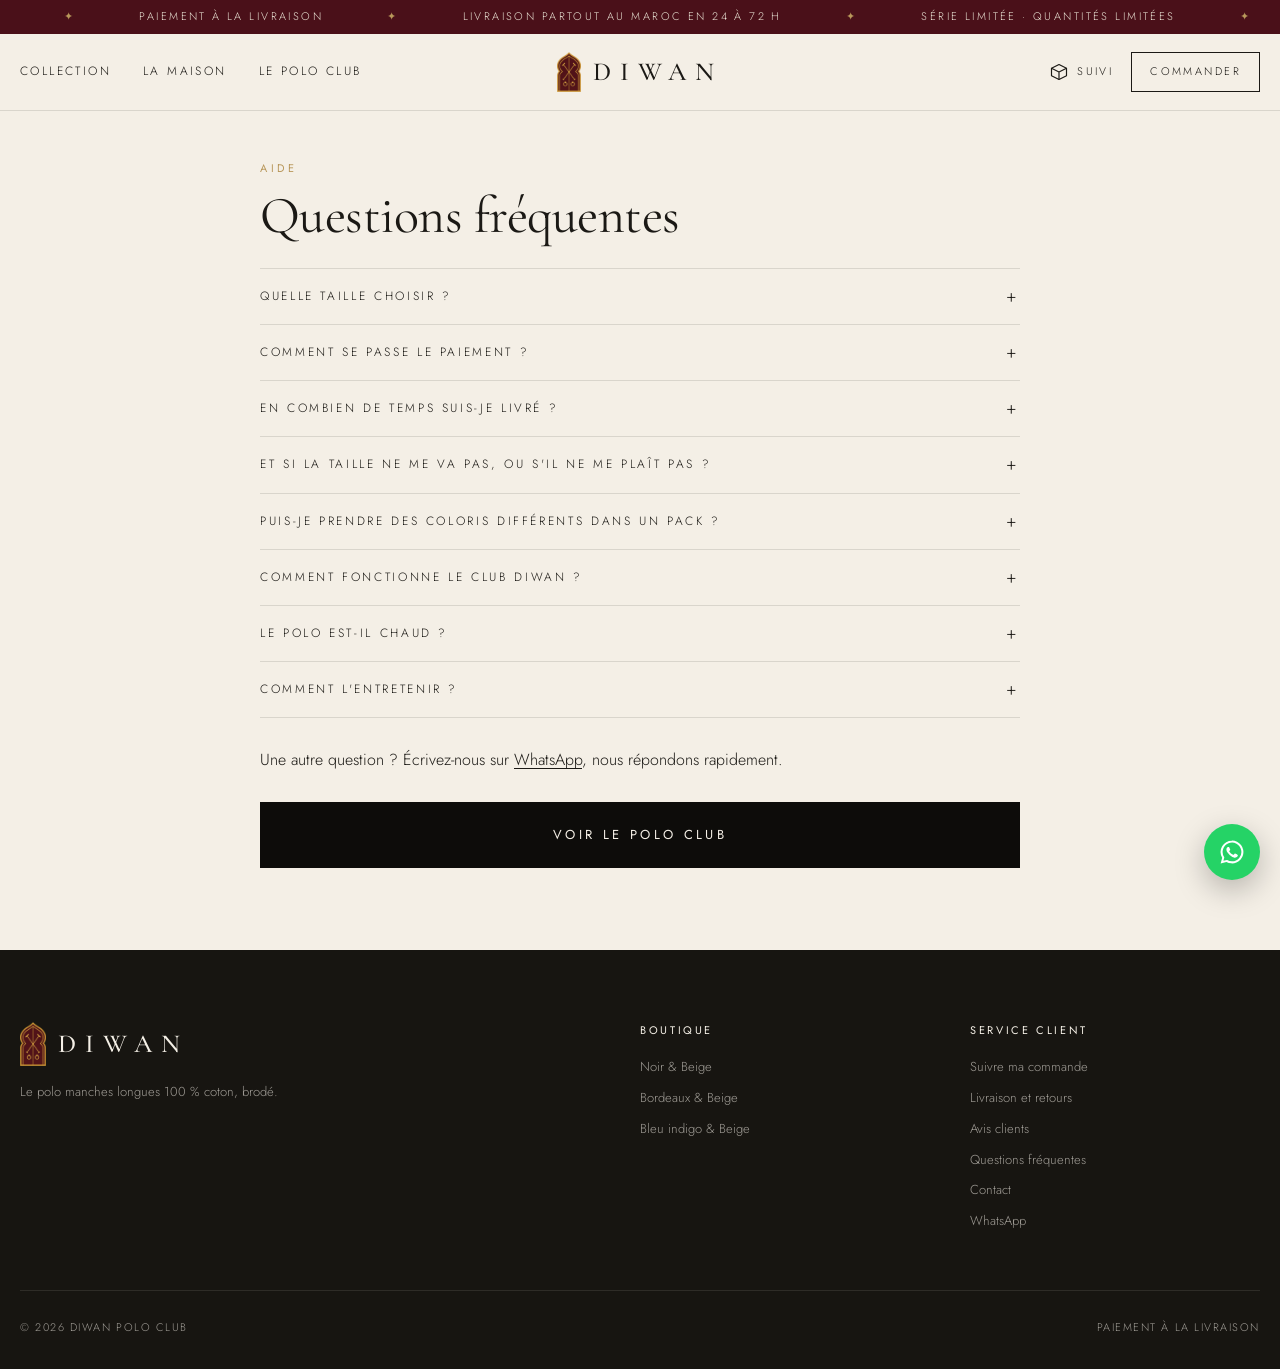
<file: faq.html>
<!doctype html>
<html lang="fr">
<head>
  <meta charset="utf-8">
  <meta name="viewport" content="width=device-width, initial-scale=1, viewport-fit=cover">
  <title>Questions fréquentes · DIWAN POLO CLUB</title>
  <meta name="description" content="Tailles, paiement à la livraison, délais, échange, Club DIWAN : les réponses à vos questions sur le Polo Club.">
  <link rel="canonical" href="https://diwanclub.ma/faq.html">
  <meta name="theme-color" content="#f4efe6">
  <link rel="icon" type="image/png" href="assets/favicon.png">
  <link rel="apple-touch-icon" href="assets/apple-touch-icon.png">
  <link rel="preconnect" href="https://fonts.googleapis.com">
  <link rel="preconnect" href="https://fonts.gstatic.com" crossorigin>
  <link href="https://fonts.googleapis.com/css2?family=Cormorant+Garamond:ital,wght@0,400;0,500;0,600;1,400&family=Jost:wght@300;400;500&display=swap" rel="stylesheet">
  <link rel="stylesheet" href="css/style.css?v=65">
</head>
<body data-page="info">

  <div class="annonce"><div class="annonce-piste"></div></div>

  <header class="entete page">
    <div class="wrap">
      <nav class="nav">
        <a href="index.html#collection-section">Collection</a>
        <a href="index.html#maison">La Maison</a>
        <a href="produit.html">Le Polo Club</a>
      </nav>
      <a href="index.html" class="logo" aria-label="DIWAN POLO CLUB, accueil">
        <img class="embleme" src="assets/logo.png" alt="" width="239" height="400">
        <span>DIWAN</span>
      </a>
      <div class="entete-droite"><a href="suivi.html" class="lien-suivi" aria-label="Suivre ma commande" title="Suivre ma commande"><svg viewBox="0 0 24 24" aria-hidden="true"><path d="M3 7.5 12 3l9 4.5v9L12 21l-9-4.5z"/><path d="M3 7.5 12 12l9-4.5M12 12v9"/></svg><span>Suivi</span></a><a href="produit.html" class="btn-entete"><span>Commander</span></a></div>
    </div>
  </header>

  <main>
    <div class="wrap page-texte">
      <p class="eyebrow">Aide</p>
      <h1>Questions fréquentes</h1>
      <div class="accordeon">
          <details><summary>Quelle taille choisir ?</summary><div class="contenu">La coupe est Regular Fit : prenez votre taille habituelle. Entre deux tailles, prenez la plus grande pour un tombé plus décontracté. Le guide des tailles, sur la <a href="produit.html">page du polo</a>, donne les mesures exactes, et nous vous appelons de toute façon pour confirmer avant l'envoi.</div></details>
          <details><summary>Comment se passe le paiement ?</summary><div class="contenu">Vous ne payez rien sur le site. Vous réglez le livreur en espèces quand vous recevez votre colis.</div></details>
          <details><summary>En combien de temps suis-je livré ?</summary><div class="contenu">Entre 24 et 72 h selon votre ville, partout au Maroc. Nous vous appelons après votre commande pour confirmer l'adresse.</div></details>
          <details><summary>Et si la taille ne me va pas, ou s'il ne me plaît pas ?</summary><div class="contenu">Contactez-nous sur WhatsApp dans les 48 h qui suivent la livraison. Nous échangeons la taille ou nous reprenons le polo et vous remboursons, à votre choix. Le polo doit être propre, non lavé, avec ses étiquettes.</div></details>
          <details><summary>Puis-je prendre des coloris différents dans un pack ?</summary><div class="contenu">Oui. Dans le pack de 2 ou de 3, vous choisissez le coloris et la taille de chaque polo séparément.</div></details>
          <details><summary>Comment fonctionne le Club DIWAN ?</summary><div class="contenu">Cochez « Je rejoins le Club » en passant votre première commande : c'est gratuit. Dès votre 2ᵉ commande, vous avez −10 % ; dès la 4ᵉ, −15 % ; dès la 6ᵉ, −20 %, à vie. Votre numéro de téléphone sert de carte de membre : nous appliquons la remise quand nous vous appelons pour confirmer la commande.</div></details>
          <details><summary>Le polo est-il chaud ?</summary><div class="contenu">Il est épais et structuré, idéal de l'automne au printemps. Le coton respire, il reste donc agréable en intérieur.</div></details>
          <details><summary>Comment l'entretenir ?</summary><div class="contenu">Lavage en machine à 30 °C, sur l'envers. Pas de sèche-linge. Repassage doux sur l'envers, sans passer sur les broderies.</div></details>
        </div>
      <p>Une autre question ? Écrivez-nous sur <a class="lien-wa" href="#">WhatsApp</a>, nous répondons rapidement.</p>
      <p class="page-cta"><a href="produit.html" class="btn btn-noir"><span>Voir le Polo Club</span></a></p>
    </div>
  </main>

  <footer class="pied">
    <div class="wrap">
      <div class="pied-grille">
        <div>
          <div class="logo"><img class="embleme" src="assets/logo.png" alt="" width="239" height="400"><span>DIWAN</span></div>
          <p>Le polo manches longues 100 % coton, brodé.</p>
        </div>
        <div>
          <h4>Boutique</h4>
          <ul><li><a href="produit.html?coloris=noir">Noir & Beige</a></li><li><a href="produit.html?coloris=bordeaux">Bordeaux & Beige</a></li><li><a href="produit.html?coloris=marine">Bleu indigo & Beige</a></li></ul>
        </div>
        <div>
          <h4>Service client</h4>
          <ul><li><a href="suivi.html">Suivre ma commande</a></li><li><a href="livraison-retours.html">Livraison et retours</a></li><li><a href="avis.html">Avis clients</a></li><li><a href="faq.html">Questions fréquentes</a></li><li><a href="contact.html">Contact</a></li><li><a class="lien-wa" href="#">WhatsApp</a></li></ul>
        </div>
      </div>
      <div class="pied-bas"><span>© <span data-annee></span> DIWAN POLO CLUB</span><span>Paiement à la livraison</span></div>
    </div>
  </footer>

  <a class="wa" href="#" target="_blank" rel="noopener" aria-label="Nous écrire sur WhatsApp">
    <svg viewBox="0 0 32 32"><path d="M16 3a13 13 0 0 0-11.2 19.6L3 29l6.6-1.7A13 13 0 1 0 16 3zm0 23.7a10.7 10.7 0 0 1-5.5-1.5l-.4-.2-3.9 1 1-3.8-.2-.4A10.7 10.7 0 1 1 16 26.7zm5.9-8c-.3-.2-1.9-.9-2.2-1s-.5-.2-.7.2-.8 1-1 1.2-.4.2-.7.1a8.8 8.8 0 0 1-4.4-3.8c-.3-.6.3-.5 1-1.7.1-.2 0-.4 0-.5l-1-2.4c-.3-.6-.5-.5-.7-.5h-.6a1.2 1.2 0 0 0-.9.4 3.6 3.6 0 0 0-1.1 2.7 6.3 6.3 0 0 0 1.3 3.3 14.4 14.4 0 0 0 5.5 4.9c2 .9 2.8 1 3.9.8a3.3 3.3 0 0 0 2.1-1.5 2.7 2.7 0 0 0 .2-1.5c-.1-.1-.3-.2-.6-.3z"/></svg>
  </a>

  <script src="js/config.js?v=65"></script>
  <script src="js/app.js?v=65"></script>
</body>
</html>
</file>
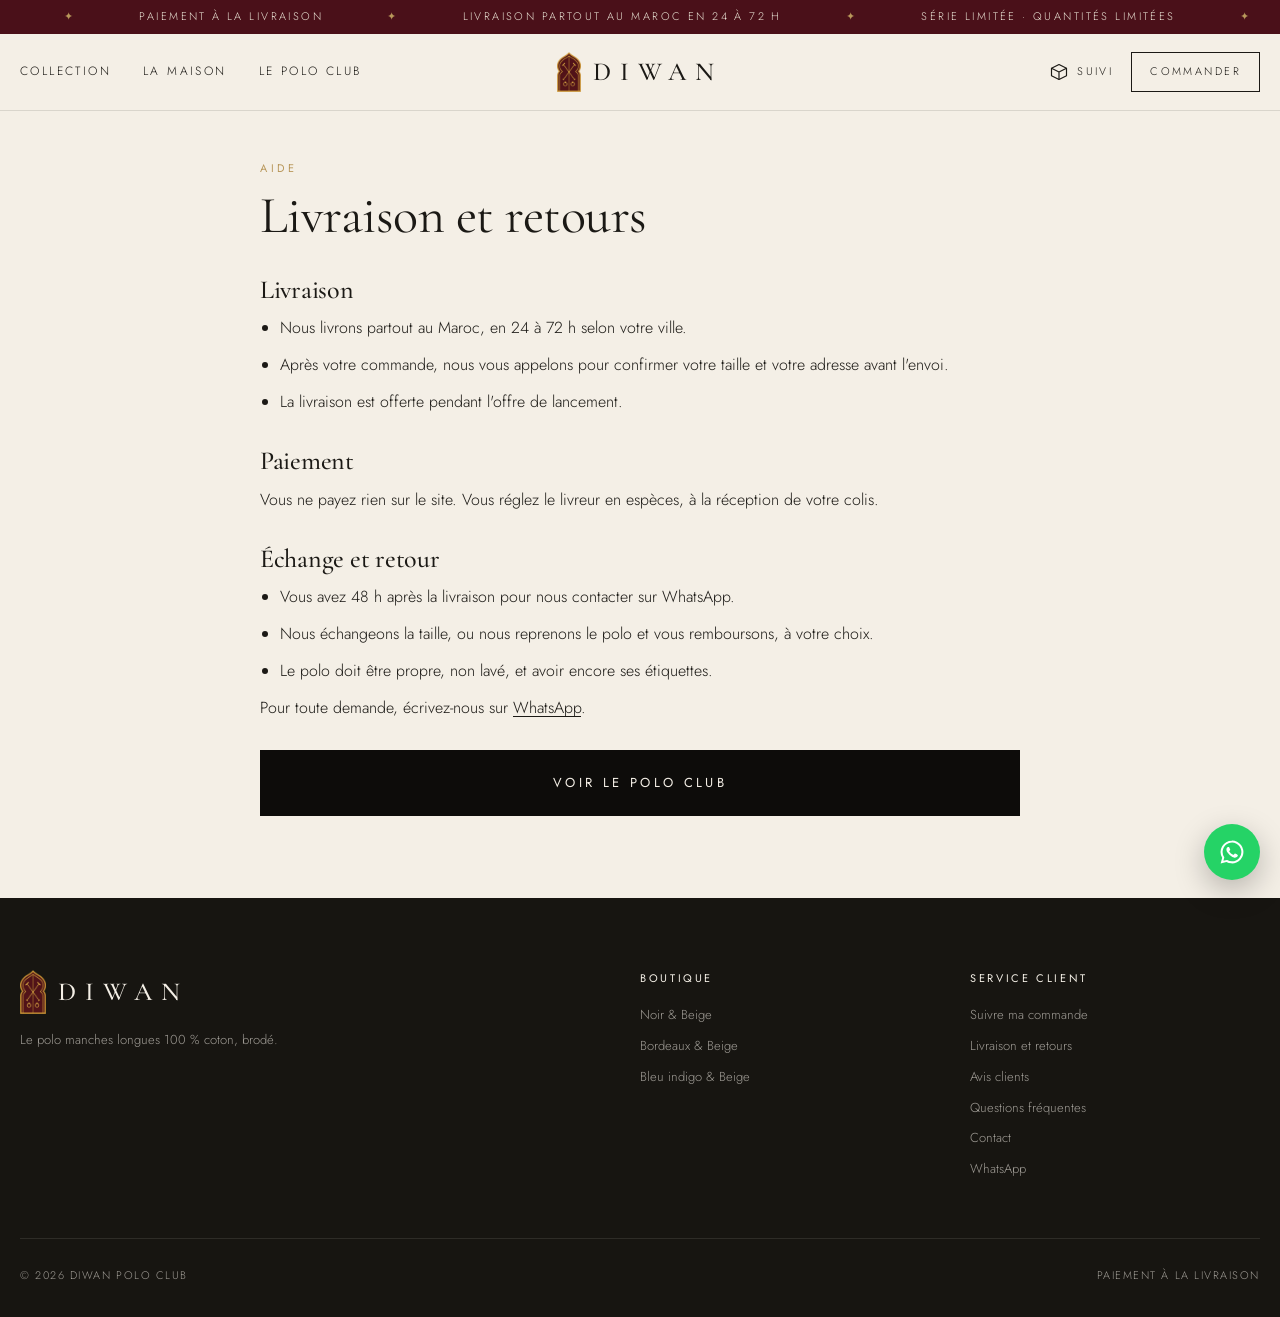
<file: livraison-retours.html>
<!doctype html>
<html lang="fr">
<head>
  <meta charset="utf-8">
  <meta name="viewport" content="width=device-width, initial-scale=1, viewport-fit=cover">
  <title>Livraison et retours · DIWAN POLO CLUB</title>
  <meta name="description" content="Livraison partout au Maroc en 24 à 72 h, paiement en espèces à la livraison, échange ou remboursement sous 48 h.">
  <link rel="canonical" href="https://diwanclub.ma/livraison-retours.html">
  <meta name="theme-color" content="#f4efe6">
  <link rel="icon" type="image/png" href="assets/favicon.png">
  <link rel="apple-touch-icon" href="assets/apple-touch-icon.png">
  <link rel="preconnect" href="https://fonts.googleapis.com">
  <link rel="preconnect" href="https://fonts.gstatic.com" crossorigin>
  <link href="https://fonts.googleapis.com/css2?family=Cormorant+Garamond:ital,wght@0,400;0,500;0,600;1,400&family=Jost:wght@300;400;500&display=swap" rel="stylesheet">
  <link rel="stylesheet" href="css/style.css?v=65">
</head>
<body data-page="info">

  <div class="annonce"><div class="annonce-piste"></div></div>

  <header class="entete page">
    <div class="wrap">
      <nav class="nav">
        <a href="index.html#collection-section">Collection</a>
        <a href="index.html#maison">La Maison</a>
        <a href="produit.html">Le Polo Club</a>
      </nav>
      <a href="index.html" class="logo" aria-label="DIWAN POLO CLUB, accueil">
        <img class="embleme" src="assets/logo.png" alt="" width="239" height="400">
        <span>DIWAN</span>
      </a>
      <div class="entete-droite"><a href="suivi.html" class="lien-suivi" aria-label="Suivre ma commande" title="Suivre ma commande"><svg viewBox="0 0 24 24" aria-hidden="true"><path d="M3 7.5 12 3l9 4.5v9L12 21l-9-4.5z"/><path d="M3 7.5 12 12l9-4.5M12 12v9"/></svg><span>Suivi</span></a><a href="produit.html" class="btn-entete"><span>Commander</span></a></div>
    </div>
  </header>

  <main>
    <div class="wrap page-texte">
      <p class="eyebrow">Aide</p>
      <h1>Livraison et retours</h1>
      <h2>Livraison</h2>
      <ul>
        <li>Nous livrons partout au Maroc, en 24 à 72 h selon votre ville.</li>
        <li>Après votre commande, nous vous appelons pour confirmer votre taille et votre adresse avant l'envoi.</li>
        <li>La livraison est offerte pendant l'offre de lancement.</li>
      </ul>
      <h2>Paiement</h2>
      <p>Vous ne payez rien sur le site. Vous réglez le livreur en espèces, à la réception de votre colis.</p>
      <h2>Échange et retour</h2>
      <ul>
        <li>Vous avez 48 h après la livraison pour nous contacter sur WhatsApp.</li>
        <li>Nous échangeons la taille, ou nous reprenons le polo et vous remboursons, à votre choix.</li>
        <li>Le polo doit être propre, non lavé, et avoir encore ses étiquettes.</li>
      </ul>
      <p>Pour toute demande, écrivez-nous sur <a class="lien-wa" href="#">WhatsApp</a>.</p>
      <p class="page-cta"><a href="produit.html" class="btn btn-noir"><span>Voir le Polo Club</span></a></p>
    </div>
  </main>

  <footer class="pied">
    <div class="wrap">
      <div class="pied-grille">
        <div>
          <div class="logo"><img class="embleme" src="assets/logo.png" alt="" width="239" height="400"><span>DIWAN</span></div>
          <p>Le polo manches longues 100 % coton, brodé.</p>
        </div>
        <div>
          <h4>Boutique</h4>
          <ul><li><a href="produit.html?coloris=noir">Noir & Beige</a></li><li><a href="produit.html?coloris=bordeaux">Bordeaux & Beige</a></li><li><a href="produit.html?coloris=marine">Bleu indigo & Beige</a></li></ul>
        </div>
        <div>
          <h4>Service client</h4>
          <ul><li><a href="suivi.html">Suivre ma commande</a></li><li><a href="livraison-retours.html">Livraison et retours</a></li><li><a href="avis.html">Avis clients</a></li><li><a href="faq.html">Questions fréquentes</a></li><li><a href="contact.html">Contact</a></li><li><a class="lien-wa" href="#">WhatsApp</a></li></ul>
        </div>
      </div>
      <div class="pied-bas"><span>© <span data-annee></span> DIWAN POLO CLUB</span><span>Paiement à la livraison</span></div>
    </div>
  </footer>

  <a class="wa" href="#" target="_blank" rel="noopener" aria-label="Nous écrire sur WhatsApp">
    <svg viewBox="0 0 32 32"><path d="M16 3a13 13 0 0 0-11.2 19.6L3 29l6.6-1.7A13 13 0 1 0 16 3zm0 23.7a10.7 10.7 0 0 1-5.5-1.5l-.4-.2-3.9 1 1-3.8-.2-.4A10.7 10.7 0 1 1 16 26.7zm5.9-8c-.3-.2-1.9-.9-2.2-1s-.5-.2-.7.2-.8 1-1 1.2-.4.2-.7.1a8.8 8.8 0 0 1-4.4-3.8c-.3-.6.3-.5 1-1.7.1-.2 0-.4 0-.5l-1-2.4c-.3-.6-.5-.5-.7-.5h-.6a1.2 1.2 0 0 0-.9.4 3.6 3.6 0 0 0-1.1 2.7 6.3 6.3 0 0 0 1.3 3.3 14.4 14.4 0 0 0 5.5 4.9c2 .9 2.8 1 3.9.8a3.3 3.3 0 0 0 2.1-1.5 2.7 2.7 0 0 0 .2-1.5c-.1-.1-.3-.2-.6-.3z"/></svg>
  </a>

  <script src="js/config.js?v=65"></script>
  <script src="js/app.js?v=65"></script>
</body>
</html>
</file>
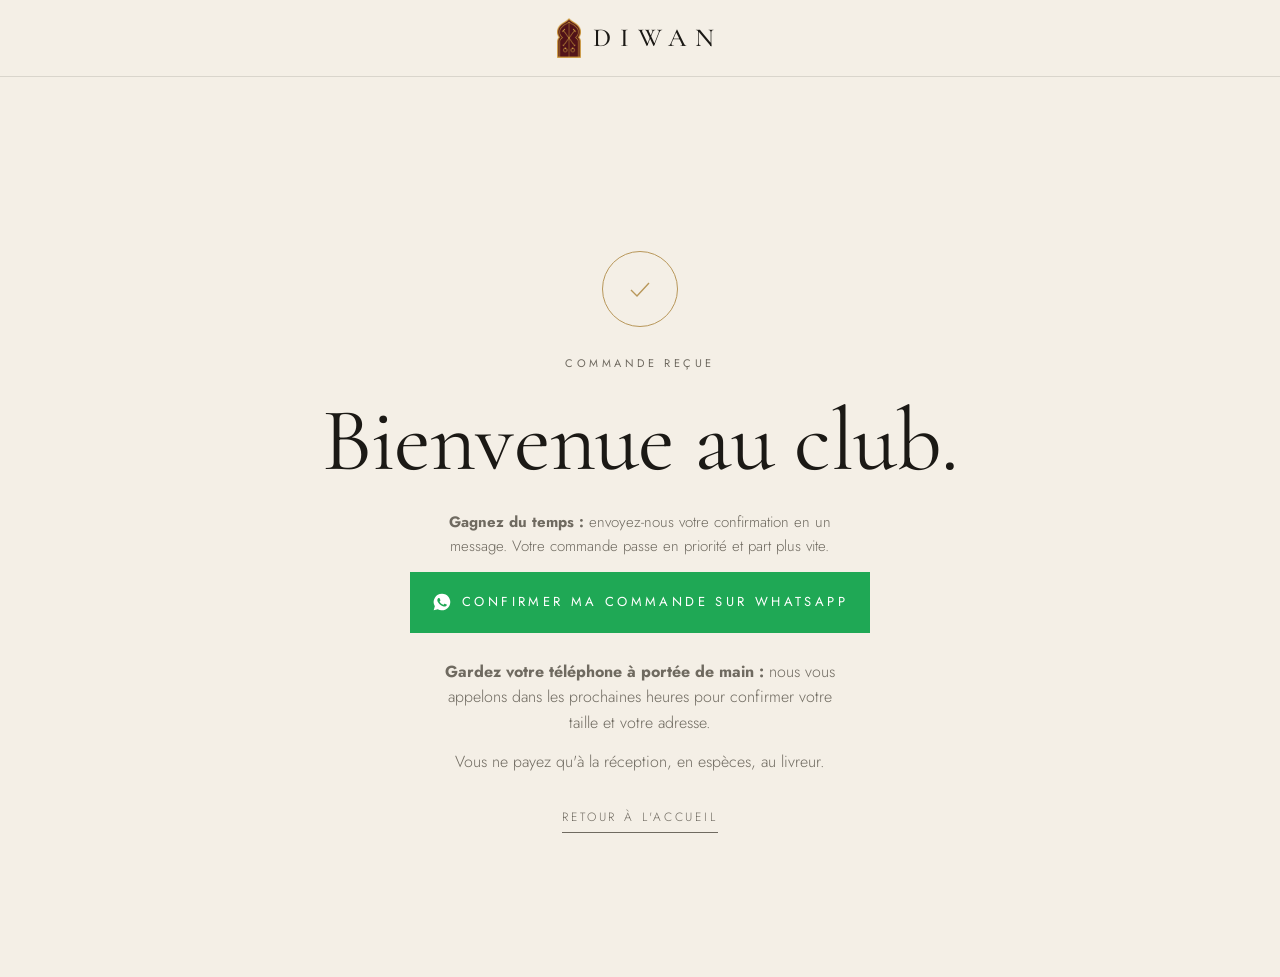
<file: merci.html>
<!doctype html>
<html lang="fr">
<head>
  <meta charset="utf-8">
  <meta name="viewport" content="width=device-width, initial-scale=1, viewport-fit=cover">
  <title>Merci · DIWAN POLO CLUB</title>
  <meta name="robots" content="noindex">
  <link rel="icon" type="image/png" href="assets/favicon.png">
  <link rel="apple-touch-icon" href="assets/apple-touch-icon.png">
  <link rel="preconnect" href="https://fonts.googleapis.com">
  <link rel="preconnect" href="https://fonts.gstatic.com" crossorigin>
  <link href="https://fonts.googleapis.com/css2?family=Cormorant+Garamond:ital,wght@0,400;0,500;0,600;1,400&family=Jost:wght@300;400;500&display=swap" rel="stylesheet">
  <link rel="stylesheet" href="css/style.css?v=65">
</head>
<body data-page="merci">
  <header class="entete page">
    <div class="wrap" style="display:flex;justify-content:center">
      <a href="index.html" class="logo"><img class="embleme" src="assets/logo.png" alt="" width="239" height="400"><span>DIWAN</span></a>
    </div>
  </header>

  <main class="merci">
    <div>
      <div class="coche"><svg viewBox="0 0 32 32"><path d="M7 17l6 6 12-13"/></svg></div>
      <p class="eyebrow" style="margin-top:28px">Commande reçue</p>
      <h1>Bienvenue au club<span id="prenom-v">, <span id="prenom"></span></span>.</h1>
      <p class="wa-pourquoi"><strong>Gagnez du temps :</strong> envoyez-nous votre confirmation en un message. Votre commande passe en priorité et part plus vite.</p>
      <a id="wa-confirmer" class="btn btn-wa" style="max-width:460px" target="_blank" rel="noopener" href="#"><svg viewBox="0 0 24 24" width="20" height="20" aria-hidden="true"><path fill="currentColor" d="M12 2a10 10 0 0 0-8.6 15.1L2 22l5-1.3A10 10 0 1 0 12 2zm5.3 14.2c-.2.6-1.3 1.2-1.8 1.2-.5.1-1 .2-3.3-.7-2.8-1.1-4.5-3.9-4.7-4.1-.1-.2-1.1-1.5-1.1-2.8s.7-2 1-2.3c.2-.3.5-.3.7-.3h.5c.2 0 .4 0 .6.5l.8 2c.1.2.1.4 0 .5l-.3.5-.4.4c-.1.1-.3.3-.1.6.2.3.8 1.3 1.7 2.1 1.1 1 2.1 1.3 2.4 1.5.3.1.5.1.6-.1l.9-1c.2-.3.4-.2.6-.1l1.9.9c.3.1.5.2.5.3.1.2.1.7-.1 1.3z"/></svg><span>Confirmer ma commande sur WhatsApp</span></a>
      <p><strong>Gardez votre téléphone à portée de main :</strong> nous vous appelons dans les prochaines heures pour confirmer votre taille et votre adresse.</p>
      <p>Vous ne payez qu'à la réception, en espèces, au livreur.</p>
      <p class="club-merci" id="club-merci" hidden><strong>Vous êtes membre du Club DIWAN.</strong><br>−10 % sur votre prochaine commande, avec ce même numéro de téléphone.</p>
      <div class="boite" id="recap"></div>
      <p style="margin-top:28px"><a href="index.html" class="lien-souligne">Retour à l'accueil</a></p>
    </div>
  </main>

  <script src="js/config.js?v=65"></script>
  <script src="js/app.js?v=65"></script>
</body>
</html>
</file>
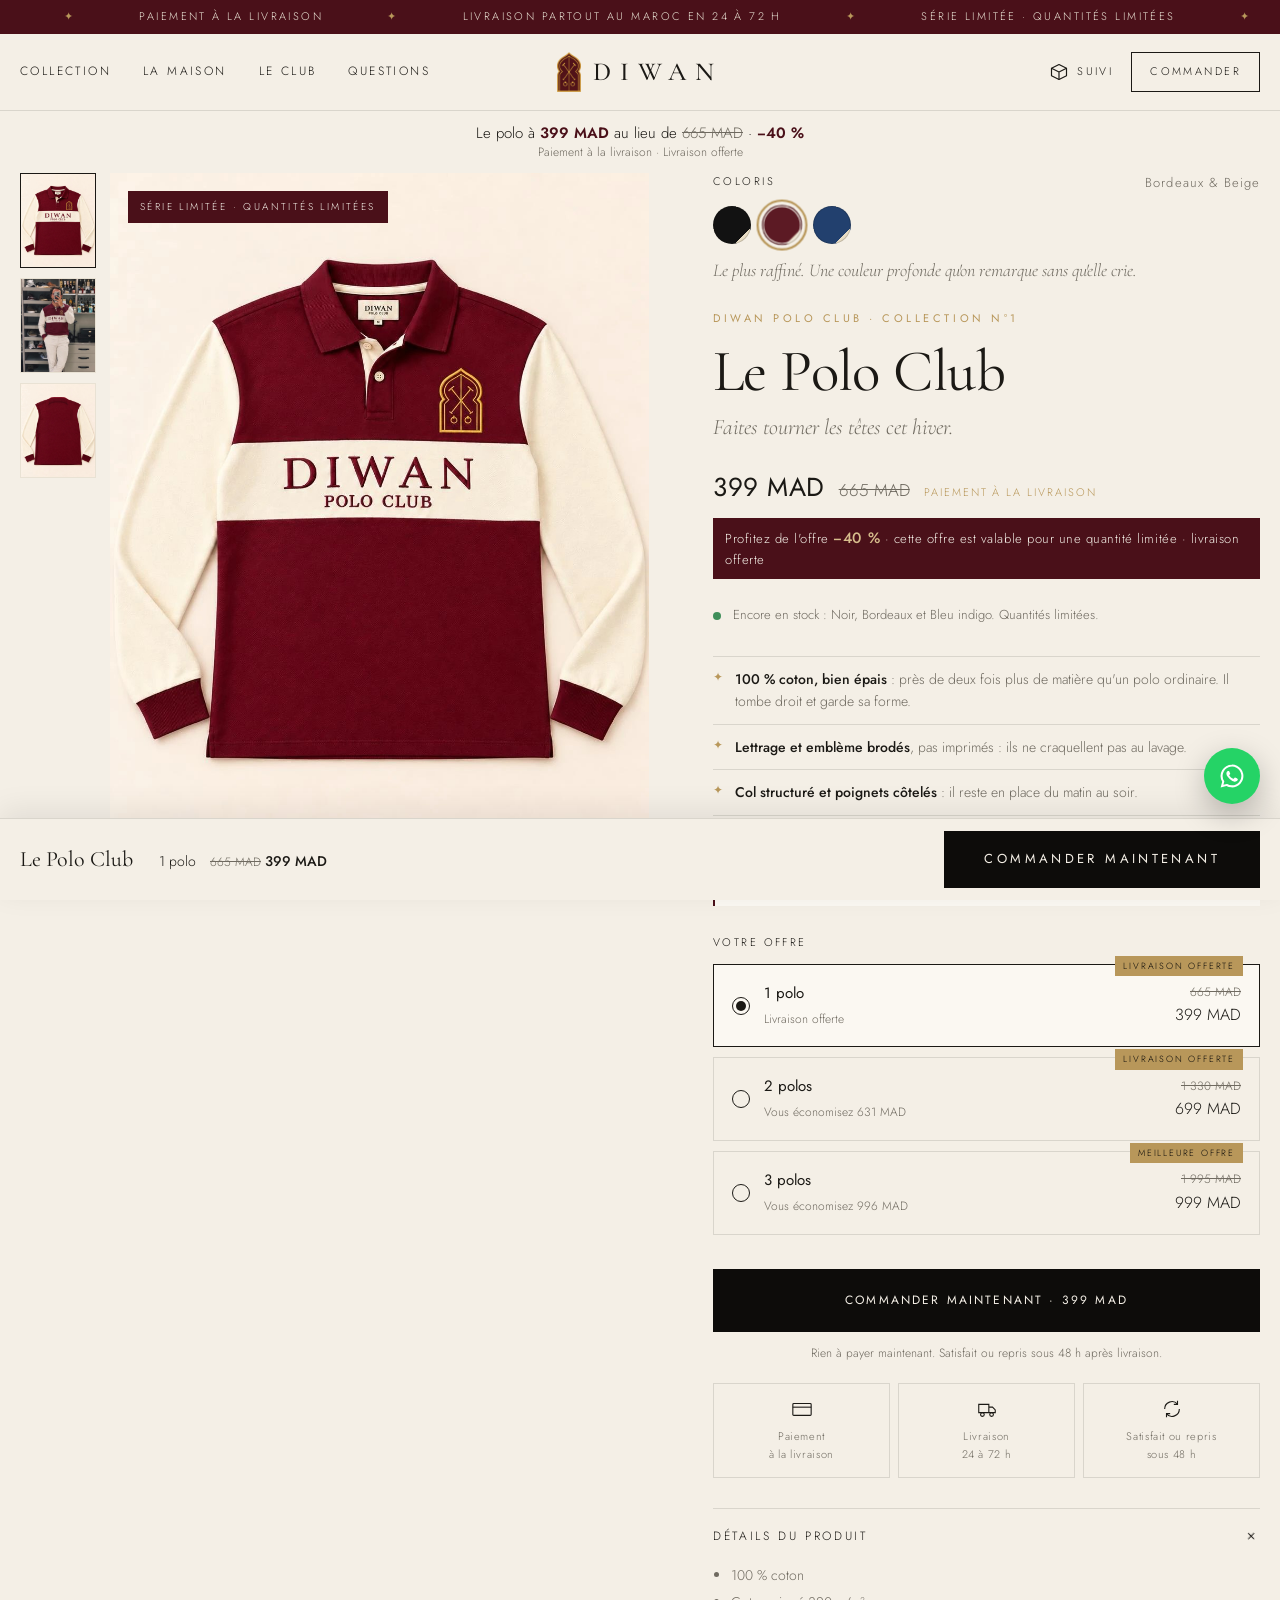
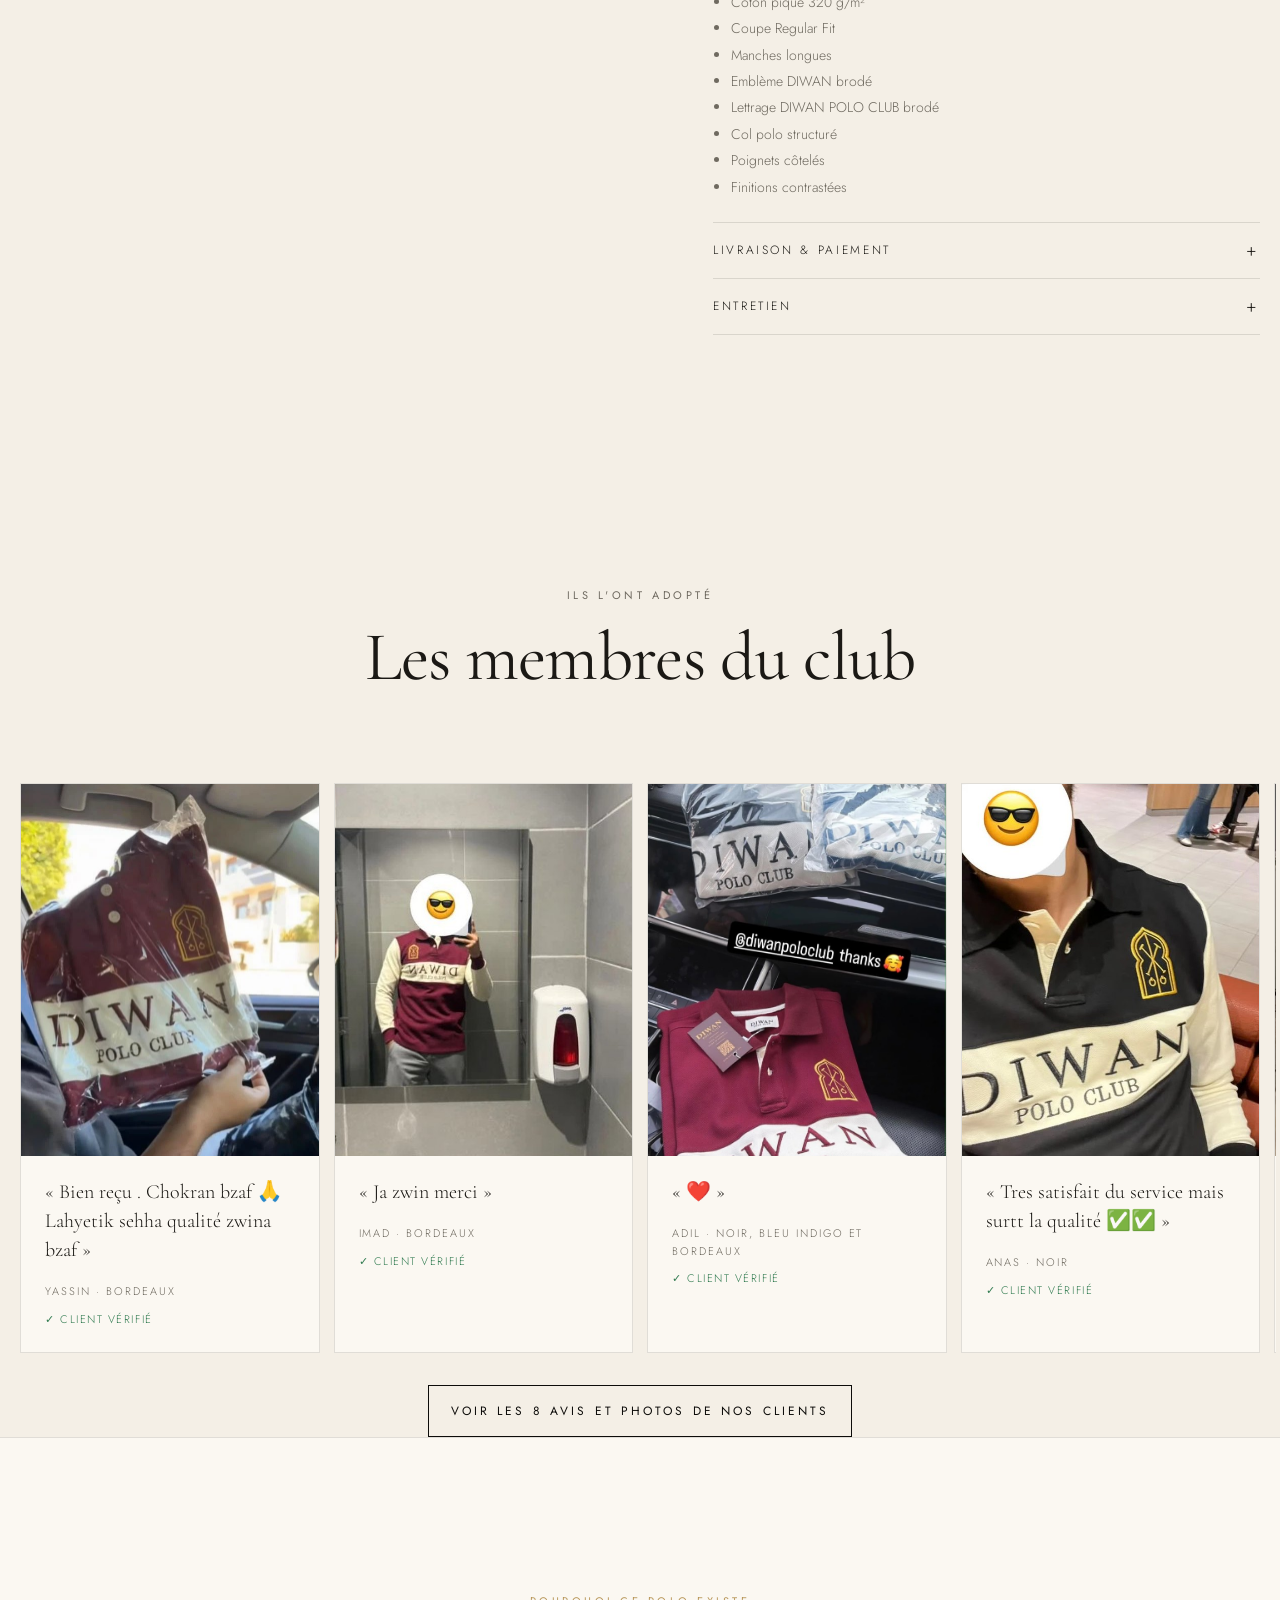
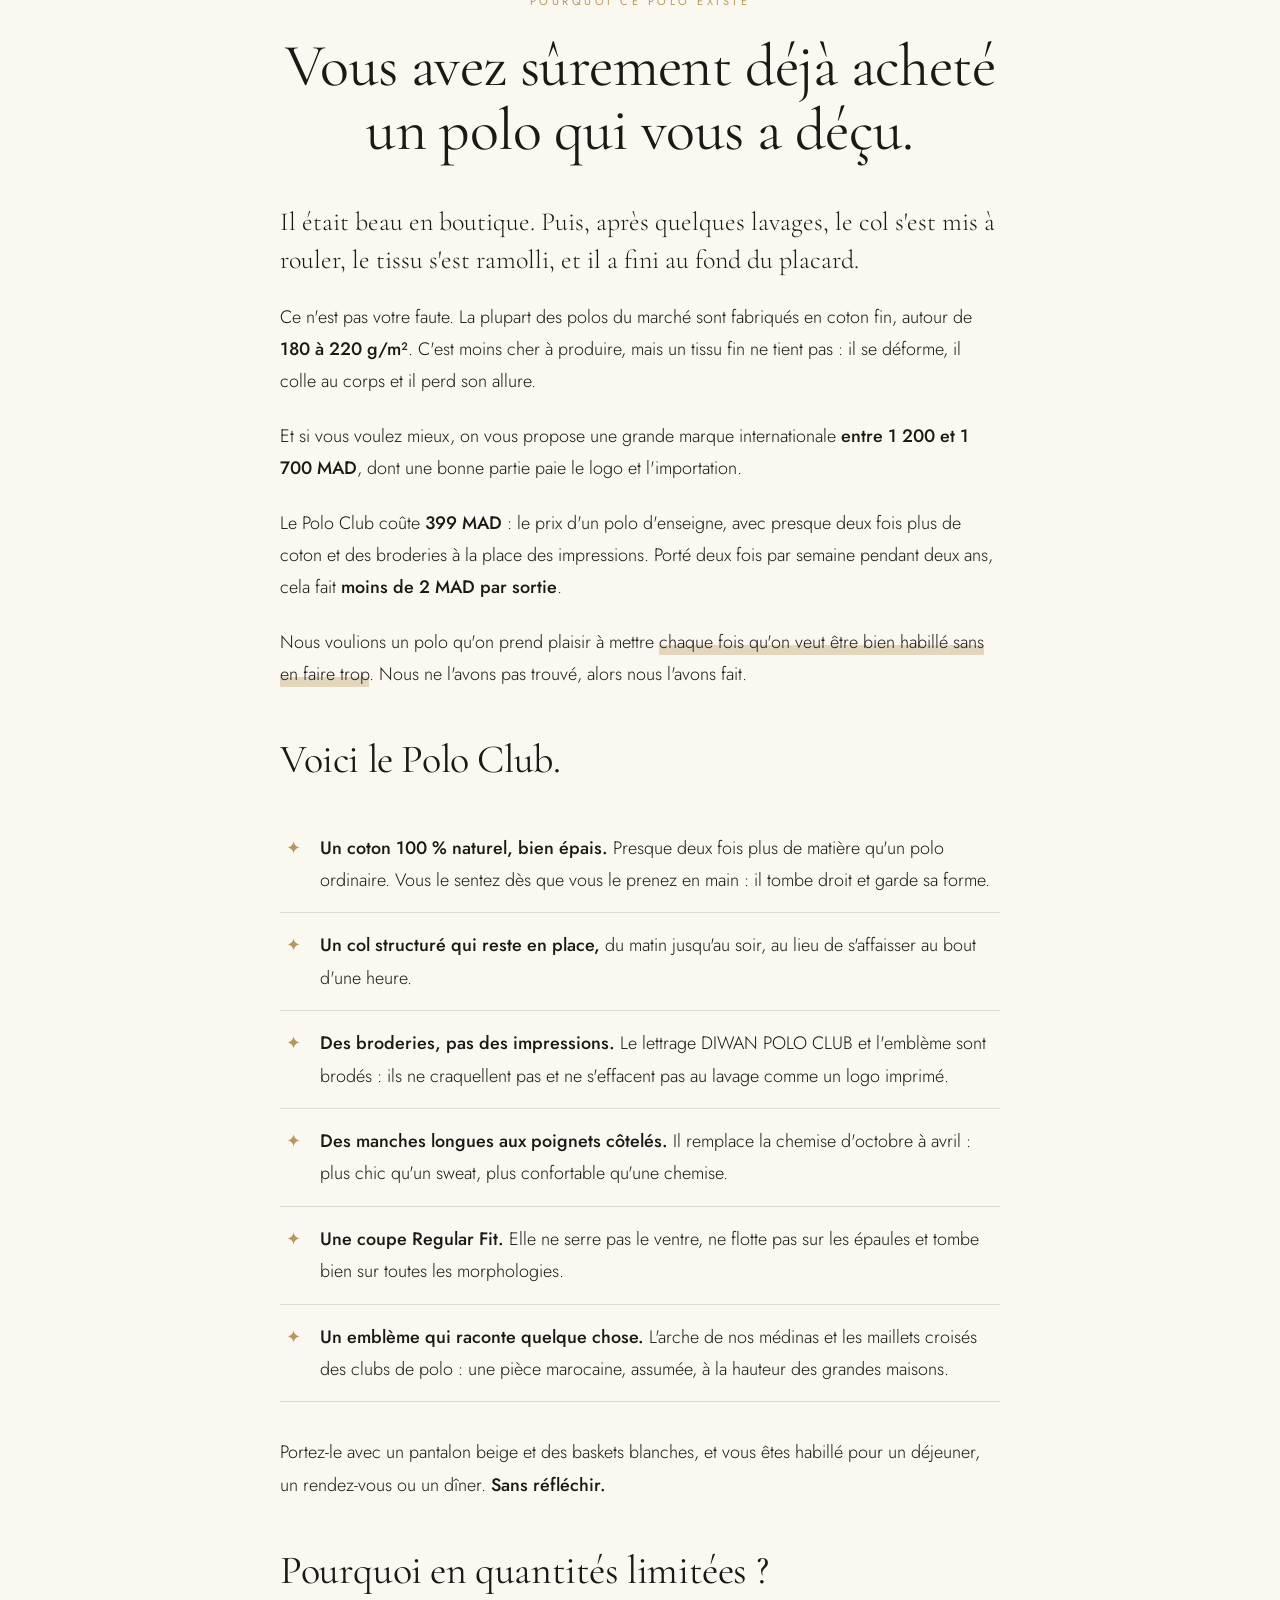
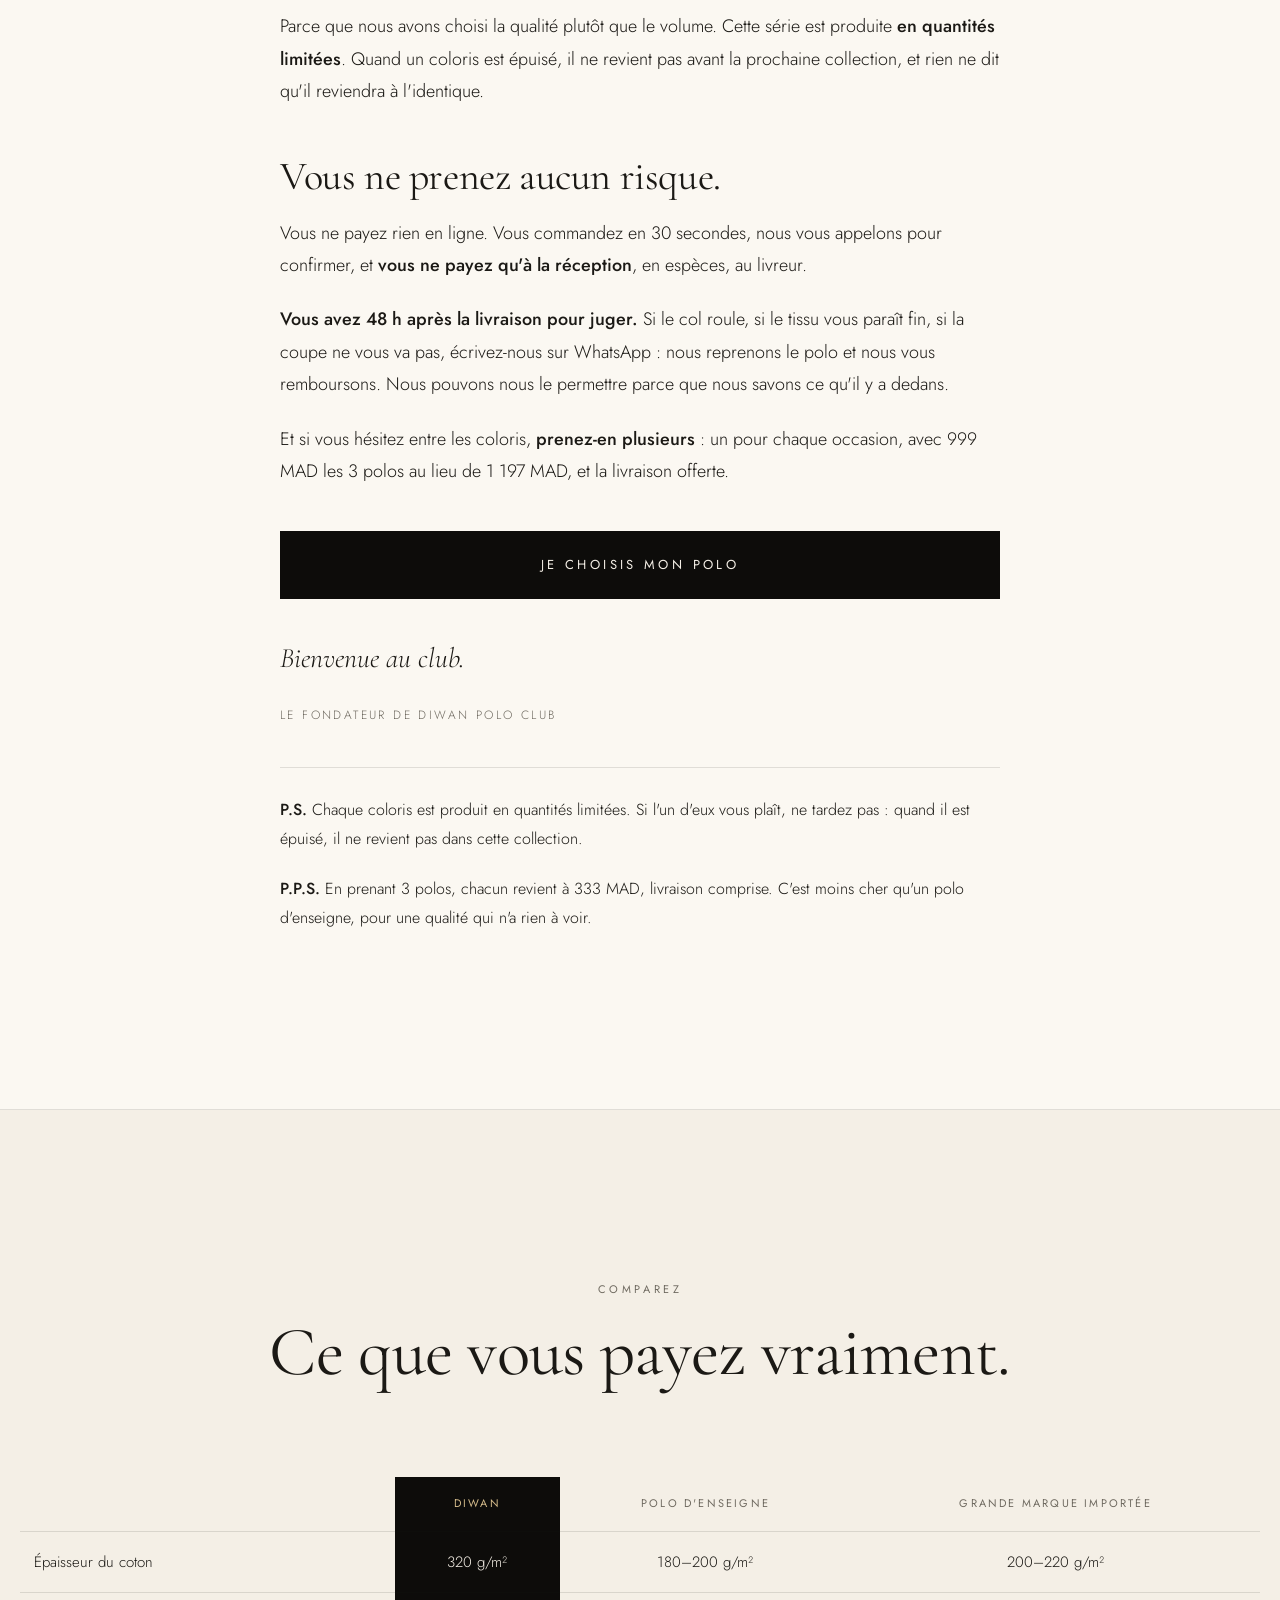
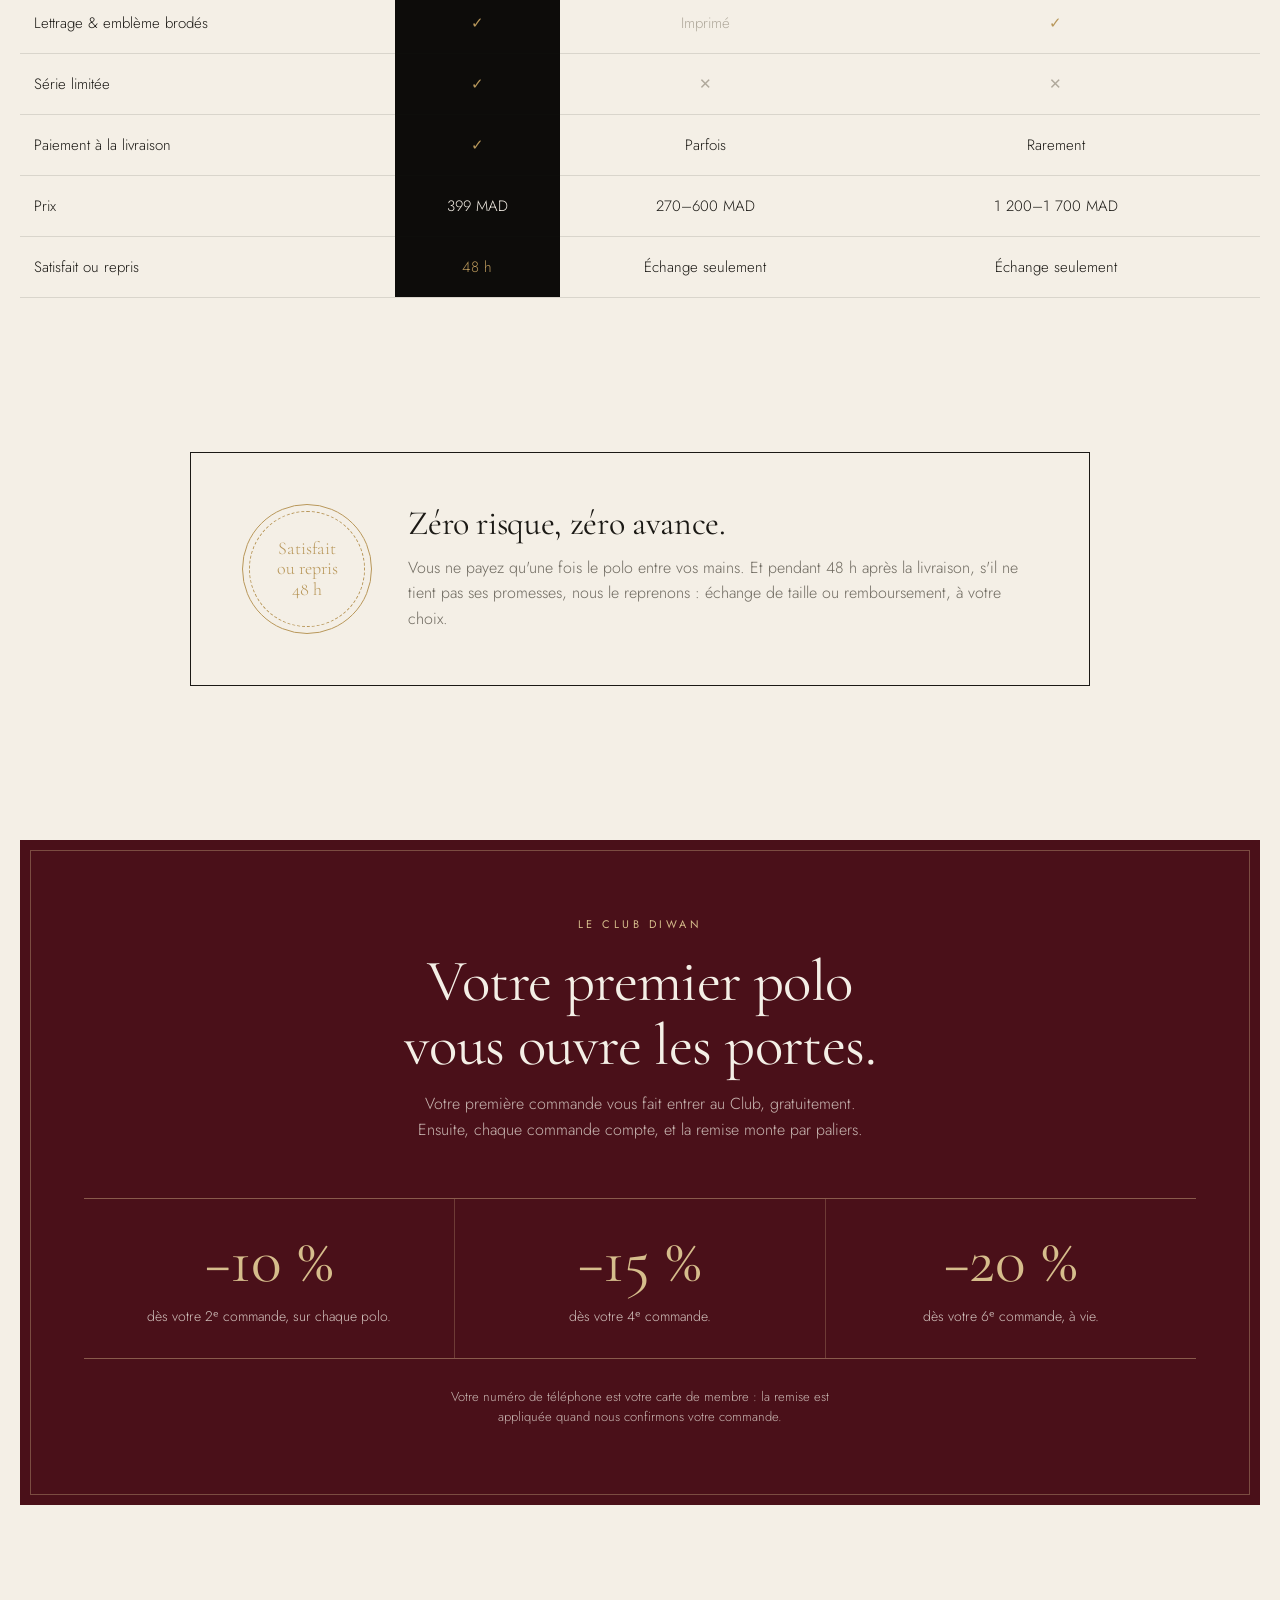
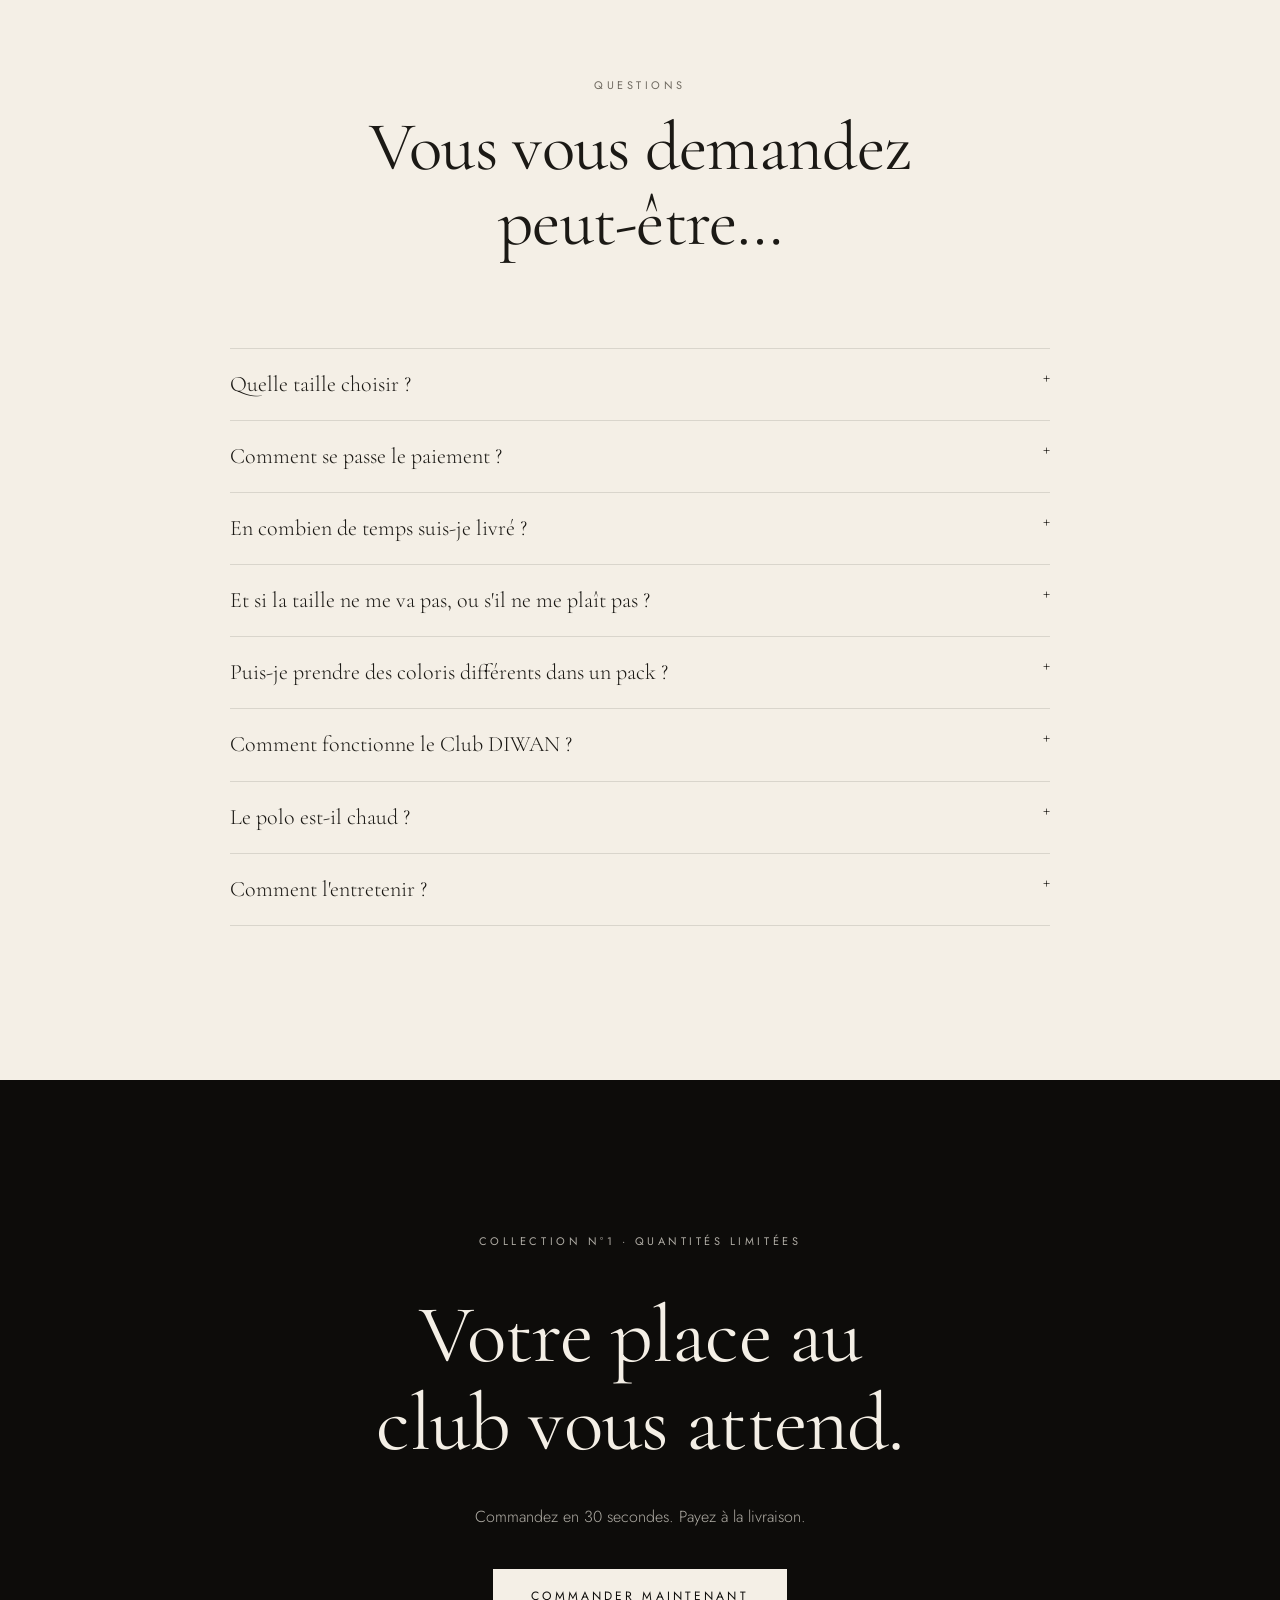
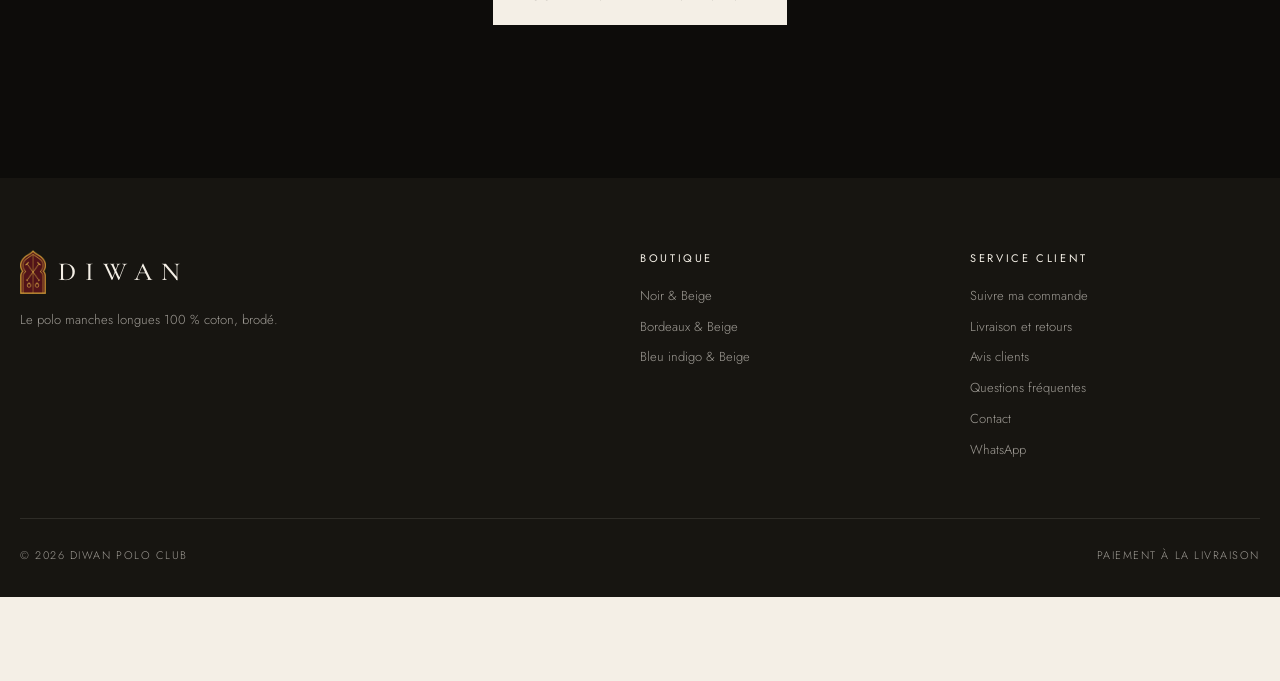
<file: produit.html>
<!doctype html>
<html lang="fr">
<head>
  <meta charset="utf-8">
  <meta name="viewport" content="width=device-width, initial-scale=1, viewport-fit=cover">
  <title>Le Polo Club · DIWAN POLO CLUB</title>
  <meta name="description" content="Polo manches longues 100 % coton, épais et brodé. Noir, Bordeaux ou Bleu indigo. Paiement à la livraison partout au Maroc.">
  <meta property="og:title" content="Le Polo Club · DIWAN">
  <meta property="og:image" content="https://diwanclub.ma/assets/bordeaux-face.jpg">
  <link rel="canonical" href="https://diwanclub.ma/produit.html">
  <meta name="theme-color" content="#f4efe6">
  <link rel="icon" type="image/png" href="assets/favicon.png">
  <link rel="apple-touch-icon" href="assets/apple-touch-icon.png">
  <link rel="preconnect" href="https://fonts.googleapis.com">
  <link rel="preconnect" href="https://fonts.gstatic.com" crossorigin>
  <link href="https://fonts.googleapis.com/css2?family=Cormorant+Garamond:ital,wght@0,400;0,500;0,600;1,400&family=Jost:wght@300;400;500&display=swap" rel="stylesheet">
  <link rel="stylesheet" href="css/style.css?v=65">
  <script type="application/ld+json">{"@context":"https://schema.org","@type":"Product","name":"Le Polo Club, polo manches longues DIWAN POLO CLUB","brand":{"@type":"Brand","name":"DIWAN POLO CLUB"},"description":"Polo manches longues 100 % coton piqué 320 g/m², lettrage et emblème brodés. Noir, Bordeaux ou Bleu indigo. Paiement à la livraison partout au Maroc.","image":["https://diwanclub.ma/assets/noir-face.jpg","https://diwanclub.ma/assets/bordeaux-face.jpg","https://diwanclub.ma/assets/marine2-face.jpg"],"offers":{"@type":"Offer","url":"https://diwanclub.ma/produit.html","priceCurrency":"MAD","price":"399","availability":"https://schema.org/InStock","itemCondition":"https://schema.org/NewCondition"}}</script>
</head>
<body data-page="produit">

  <div class="annonce"><div class="annonce-piste"></div></div>

  <header class="entete page">
    <div class="wrap">
      <nav class="nav">
        <a href="index.html#collection-section">Collection</a>
        <a href="index.html#maison">La Maison</a>
        <a href="#club">Le Club</a>
        <a href="#faq">Questions</a>
      </nav>
      <a href="index.html" class="logo" aria-label="DIWAN POLO CLUB, accueil">
        <img class="embleme" src="assets/logo.png" alt="" width="239" height="400">
        <span>DIWAN</span>
      </a>
      <div class="entete-droite"><a href="suivi.html" class="lien-suivi" aria-label="Suivre ma commande" title="Suivre ma commande"><svg viewBox="0 0 24 24" aria-hidden="true"><path d="M3 7.5 12 3l9 4.5v9L12 21l-9-4.5z"/><path d="M3 7.5 12 12l9-4.5M12 12v9"/></svg><span>Suivi</span></a><a href="#achat" class="btn-entete" data-vers-commande><span>Commander</span></a></div>
    </div>
  </header>

  <main>
    <div class="wrap">
      <p class="offre-haut" id="offre-haut" hidden></p>

      <!-- ============ ACHAT ============ -->
      <div class="produit" id="achat">
        <div class="galerie">
          <div class="vignettes"></div>
          <div class="visuel-principal"><span class="badge-serie">Série limitée · quantités limitées</span></div>
        </div>

        <div class="achat">
          <div class="choix">
            <div class="choix-titre"><span>Coloris</span><em id="nom-coloris"></em></div>
            <div class="couleurs" id="coloris"></div>
            <p class="phrase-coloris" id="phrase-coloris"></p>
          </div>
          <p class="eyebrow">DIWAN POLO CLUB · Collection N°1</p>
          <h1>Le Polo Club</h1>
          <p class="accroche">Faites tourner les têtes cet hiver.</p>

          <div class="ligne-prix"><span class="prix" data-prix></span><s data-prix-normal hidden></s><span class="eco">Paiement à la livraison</span></div>
          <p class="lancement" id="lancement" hidden>Profitez de l'offre <b data-lancement-pct></b> · cette offre est valable pour une quantité limitée · livraison offerte</p>
          <p class="note-serie"><span class="point-vivant"></span> Encore en stock : Noir, Bordeaux et Bleu indigo. Quantités limitées.</p>
          <ul class="raisons">
            <li><b>100 % coton, bien épais</b> : près de deux fois plus de matière qu'un polo ordinaire. Il tombe droit et garde sa forme.</li>
            <li><b>Lettrage et emblème brodés</b>, pas imprimés : ils ne craquellent pas au lavage.</li>
            <li><b>Col structuré et poignets côtelés</b> : il reste en place du matin au soir.</li>
          </ul>
          <p class="ligne-club"><b>Club DIWAN</b><span>Rejoignez le Club avec cette commande : −10 % dès votre 2ᵉ commande, −15 % dès la 4ᵉ, −20 % dès la 6ᵉ.</span></p>

          <div class="choix">
            <div class="choix-titre"><span>Votre offre</span></div>
            <div class="offres" id="offres"></div>
          </div>

          <button type="button" class="btn btn-noir" id="ouvrir-commande" data-vers-commande><span class="btn-txt"><span data-cta-verbe>Commander maintenant</span> · <span data-cta-prix></span></span></button>
          <p class="sous-cta">Rien à payer maintenant. Satisfait ou repris sous 48 h après livraison.</p>

          <div class="assurances">
            <div><svg viewBox="0 0 24 24"><rect x="2" y="6" width="20" height="13" rx="1"/><path d="M2 10h20"/></svg>Paiement<br>à la livraison</div>
            <div><svg viewBox="0 0 24 24"><path d="M3 7h11v9H3zM14 10h4l3 3v3h-7z"/><circle cx="7" cy="18" r="2"/><circle cx="17" cy="18" r="2"/></svg>Livraison<br>24 à 72 h</div>
            <div><svg viewBox="0 0 24 24"><path d="M4 12a8 8 0 0 1 14-5.3M20 12a8 8 0 0 1-14 5.3"/><path d="M18 3v4h-4M6 21v-4h4"/></svg>Satisfait ou repris<br>sous 48 h</div>
          </div>

          <div class="accordeon">
            <details open>
              <summary>Détails du produit</summary>
              <div class="contenu"><ul id="details-liste"></ul></div>
            </details>
            <details>
              <summary>Livraison & paiement</summary>
              <div class="contenu">Livraison partout au Maroc en 24 à 72 h. Après votre commande, nous vous appelons pour confirmer la taille et l'adresse. Vous payez en espèces au livreur, à la réception. La livraison est offerte dès 2 polos. Et si le polo ne vous convient pas, taille ou autre, nous le reprenons : vous avez 48 h après la livraison pour nous le signaler.</div>
            </details>
            <details>
              <summary>Entretien</summary>
              <div class="contenu">Lavage en machine à 30 °C, sur l'envers pour protéger les broderies. Ne pas utiliser de sèche-linge. Repassage doux sur l'envers, sans passer sur les broderies.</div>
            </details>
          </div>
        </div>
      </div>
    </div>

    <!-- ============ AVIS (affichés seulement quand il y a de vrais avis) ============ -->
    <section id="avis" hidden style="padding-bottom:0">
      <div class="wrap">
        <div class="titre-section"><p class="eyebrow">Ils l'ont adopté</p><h2>Les membres du club</h2></div>
        <div class="avis-grille avis-bande" id="avis-grille"></div>
        <p class="avis-plus"><a href="avis.html" id="avis-tous" class="btn"><span>Voir tous les avis et photos de nos clients</span></a></p>
      </div>
    </section>

    <!-- ============ LETTRE DE VENTE ============ -->
    <section class="lettre">
      <div class="lettre-corps">
        <p class="eyebrow" style="text-align:center">Pourquoi ce polo existe</p>
        <h2>Vous avez sûrement déjà acheté un polo qui vous a déçu.</h2>

        <p class="grand">Il était beau en boutique. Puis, après quelques lavages, le col s'est mis à rouler, le tissu s'est ramolli, et il a fini au fond du placard.</p>

        <p>Ce n'est pas votre faute. La plupart des polos du marché sont fabriqués en coton fin, autour de <strong>180 à 220 g/m²</strong>. C'est moins cher à produire, mais un tissu fin ne tient pas : il se déforme, il colle au corps et il perd son allure.</p>

        <p>Et si vous voulez mieux, on vous propose une grande marque internationale <strong>entre 1 200 et 1 700 MAD</strong>, dont une bonne partie paie le logo et l'importation.</p>

        <p>Le Polo Club coûte <strong>399 MAD</strong> : le prix d'un polo d'enseigne, avec presque deux fois plus de coton et des broderies à la place des impressions. Porté deux fois par semaine pendant deux ans, cela fait <strong>moins de 2 MAD par sortie</strong>.</p>

        <p>Nous voulions un polo qu'on prend plaisir à mettre <span class="souligne">chaque fois qu'on veut être bien habillé sans en faire trop</span>. Nous ne l'avons pas trouvé, alors nous l'avons fait.</p>

        <h3 class="sous-titre-lettre">Voici le Polo Club.</h3>

        <ul class="puces">
          <li><strong>Un coton 100 % naturel, bien épais.</strong> Presque deux fois plus de matière qu'un polo ordinaire. Vous le sentez dès que vous le prenez en main : il tombe droit et garde sa forme.</li>
          <li><strong>Un col structuré qui reste en place,</strong> du matin jusqu'au soir, au lieu de s'affaisser au bout d'une heure.</li>
          <li><strong>Des broderies, pas des impressions.</strong> Le lettrage DIWAN POLO CLUB et l'emblème sont brodés : ils ne craquellent pas et ne s'effacent pas au lavage comme un logo imprimé.</li>
          <li><strong>Des manches longues aux poignets côtelés.</strong> Il remplace la chemise d'octobre à avril : plus chic qu'un sweat, plus confortable qu'une chemise.</li>
          <li><strong>Une coupe Regular Fit.</strong> Elle ne serre pas le ventre, ne flotte pas sur les épaules et tombe bien sur toutes les morphologies.</li>
          <li><strong>Un emblème qui raconte quelque chose.</strong> L'arche de nos médinas et les maillets croisés des clubs de polo : une pièce marocaine, assumée, à la hauteur des grandes maisons.</li>
        </ul>

        <p>Portez-le avec un pantalon beige et des baskets blanches, et vous êtes habillé pour un déjeuner, un rendez-vous ou un dîner. <strong>Sans réfléchir.</strong></p>

        <h3 class="sous-titre-lettre">Pourquoi en quantités limitées ?</h3>
        <p>Parce que nous avons choisi la qualité plutôt que le volume. Cette série est produite <strong>en quantités limitées</strong>. Quand un coloris est épuisé, il ne revient pas avant la prochaine collection, et rien ne dit qu'il reviendra à l'identique.</p>

        <h3 class="sous-titre-lettre">Vous ne prenez aucun risque.</h3>
        <p>Vous ne payez rien en ligne. Vous commandez en 30 secondes, nous vous appelons pour confirmer, et <strong>vous ne payez qu'à la réception</strong>, en espèces, au livreur.</p>
        <p><strong>Vous avez 48 h après la livraison pour juger.</strong> Si le col roule, si le tissu vous paraît fin, si la coupe ne vous va pas, écrivez-nous sur WhatsApp : nous reprenons le polo et nous vous remboursons. Nous pouvons nous le permettre parce que nous savons ce qu'il y a dedans.</p>

        <p>Et si vous hésitez entre les coloris, <strong>prenez-en plusieurs</strong> : un pour chaque occasion, avec 999 MAD les 3 polos au lieu de 1 197 MAD, et la livraison offerte.</p>

        <div class="cta-lettre"><a href="#achat" class="btn btn-noir" data-vers-commande><span>Je choisis mon polo</span></a></div>

        <p class="signature">Bienvenue au club.</p>
        <p class="signature-nom">Le fondateur de DIWAN POLO CLUB</p>

        <p class="ps"><b>P.S.</b> Chaque coloris est produit en quantités limitées. Si l'un d'eux vous plaît, ne tardez pas : quand il est épuisé, il ne revient pas dans cette collection.</p>
        <p class="ps" style="border:0;margin-top:0;padding-top:0"><b>P.P.S.</b> En prenant 3 polos, chacun revient à 333 MAD, livraison comprise. C'est moins cher qu'un polo d'enseigne, pour une qualité qui n'a rien à voir.</p>
      </div>
    </section>

    <!-- ============ COMPARATIF ============ -->
    <section>
      <div class="wrap">
        <div class="titre-section revele">
          <p class="eyebrow">Comparez</p>
          <h2>Ce que vous payez vraiment.</h2>
        </div>
        <div class="revele" style="overflow-x:auto">
          <table class="comparatif">
            <thead><tr><th></th><th class="nous">DIWAN</th><th>Polo d'enseigne</th><th>Grande marque importée</th></tr></thead>
            <tbody>
              <tr><td>Épaisseur du coton</td><td class="nous">320 g/m²</td><td>180–200 g/m²</td><td>200–220 g/m²</td></tr>
              <tr><td>Lettrage & emblème brodés</td><td class="nous"><span class="oui">✓</span></td><td><span class="non">Imprimé</span></td><td><span class="oui">✓</span></td></tr>
              <tr><td>Série limitée</td><td class="nous"><span class="oui">✓</span></td><td><span class="non">✕</span></td><td><span class="non">✕</span></td></tr>
              <tr><td>Paiement à la livraison</td><td class="nous"><span class="oui">✓</span></td><td>Parfois</td><td>Rarement</td></tr>
              <tr><td>Prix</td><td class="nous">399 MAD</td><td>270–600 MAD</td><td>1 200–1 700 MAD</td></tr>
              <tr><td>Satisfait ou repris</td><td class="nous"><span class="oui">48 h</span></td><td>Échange seulement</td><td>Échange seulement</td></tr>
            </tbody>
          </table>
        </div>
      </div>
    </section>

    <!-- ============ GARANTIE ============ -->
    <section style="padding-top:0">
      <div class="wrap">
        <div class="garantie revele">
          <div class="sceau">Satisfait<br>ou repris<br>48 h</div>
          <div>
            <h3>Zéro risque, zéro avance.</h3>
            <p>Vous ne payez qu'une fois le polo entre vos mains. Et pendant 48 h après la livraison, s'il ne tient pas ses promesses, nous le reprenons : échange de taille ou remboursement, à votre choix.</p>
          </div>
        </div>
      </div>
    </section>


    <!-- LE CLUB -->
    <section class="club" id="club" style="padding-top:0">
      <div class="wrap">
        <div class="club-carte revele">
          <p class="eyebrow">Le Club DIWAN</p>
          <h2>Votre premier polo vous ouvre les portes.</h2>
          <p>Votre première commande vous fait entrer au Club, gratuitement. Ensuite, chaque commande compte, et la remise monte par paliers.</p>
          <div class="club-etapes">
            <div><strong>−10 %</strong><span>dès votre 2ᵉ commande, sur chaque polo.</span></div>
            <div><strong>−15 %</strong><span>dès votre 4ᵉ commande.</span></div>
            <div><strong>−20 %</strong><span>dès votre 6ᵉ commande, à vie.</span></div>
          </div>
          <p class="club-note">Votre numéro de téléphone est votre carte de membre : la remise est appliquée quand nous confirmons votre commande.</p>
        </div>
      </div>
    </section>

    <!-- ============ FAQ ============ -->
    <section id="faq" style="padding-top:0">
      <div class="wrap faq">
        <div class="titre-section revele"><p class="eyebrow">Questions</p><h2>Vous vous demandez peut-être…</h2></div>
        <div class="accordeon revele">
          <details><summary>Quelle taille choisir ?</summary><div class="contenu">La coupe est Regular Fit : prenez votre taille habituelle. Entre deux tailles, prenez la plus grande pour un tombé plus décontracté. Le <button type="button" class="lien-inline" data-guide>guide des tailles</button> donne les mesures exactes, et nous vous appelons de toute façon pour confirmer avant l'envoi.</div></details>
          <details><summary>Comment se passe le paiement ?</summary><div class="contenu">Vous ne payez rien sur le site. Vous réglez le livreur en espèces quand vous recevez votre colis.</div></details>
          <details><summary>En combien de temps suis-je livré ?</summary><div class="contenu">Entre 24 et 72 h selon votre ville, partout au Maroc. Nous vous appelons après votre commande pour confirmer l'adresse.</div></details>
          <details><summary>Et si la taille ne me va pas, ou s'il ne me plaît pas ?</summary><div class="contenu">Contactez-nous sur WhatsApp dans les 48 h qui suivent la livraison. Nous échangeons la taille ou nous reprenons le polo et vous remboursons, à votre choix. Le polo doit être propre, non lavé, avec ses étiquettes.</div></details>
          <details><summary>Puis-je prendre des coloris différents dans un pack ?</summary><div class="contenu">Oui. Dans le pack de 2 ou de 3, vous choisissez le coloris et la taille de chaque polo séparément.</div></details>
          <details><summary>Comment fonctionne le Club DIWAN ?</summary><div class="contenu">Cochez « Je rejoins le Club » en passant votre première commande : c'est gratuit. Dès votre 2ᵉ commande, vous avez −10 % ; dès la 4ᵉ, −15 % ; dès la 6ᵉ, −20 %, à vie. Votre numéro de téléphone sert de carte de membre : nous appliquons la remise quand nous vous appelons pour confirmer la commande.</div></details>
          <details><summary>Le polo est-il chaud ?</summary><div class="contenu">Il est épais et structuré, idéal de l'automne au printemps. Le coton respire, il reste donc agréable en intérieur.</div></details>
          <details><summary>Comment l'entretenir ?</summary><div class="contenu">Lavage en machine à 30 °C, sur l'envers. Pas de sèche-linge. Repassage doux sur l'envers, sans passer sur les broderies.</div></details>
        </div>
      </div>
    </section>

    <!-- ============ APPEL FINAL ============ -->
    <section class="appel">
      <div class="wrap">
        <p class="eyebrow">Collection N°1 · Quantités limitées</p>
        <h2>Votre place au club vous attend.</h2>
        <p>Commandez en 30 secondes. Payez à la livraison.</p>
        <a href="#achat" class="btn btn-clair" data-vers-commande><span>Commander maintenant</span></a>
      </div>
    </section>
  </main>

  <footer class="pied">
    <div class="wrap">
      <div class="pied-grille">
        <div>
          <div class="logo"><img class="embleme" src="assets/logo.png" alt="" width="239" height="400"><span>DIWAN</span></div>
          <p>Le polo manches longues 100 % coton, brodé.</p>
        </div>
        <div>
          <h4>Boutique</h4>
          <ul><li><a href="produit.html?coloris=noir">Noir & Beige</a></li><li><a href="produit.html?coloris=bordeaux">Bordeaux & Beige</a></li><li><a href="produit.html?coloris=marine">Bleu indigo & Beige</a></li></ul>
        </div>
        <div>
          <h4>Service client</h4>
          <ul><li><a href="suivi.html">Suivre ma commande</a></li><li><a href="livraison-retours.html">Livraison et retours</a></li><li><a href="avis.html">Avis clients</a></li><li><a href="faq.html">Questions fréquentes</a></li><li><a href="contact.html">Contact</a></li><li><a class="lien-wa" href="#">WhatsApp</a></li></ul>
        </div>
      </div>
      <div class="pied-bas"><span>© <span data-annee></span> DIWAN POLO CLUB</span><span>Paiement à la livraison</span></div>
    </div>
  </footer>

  <!-- Barre collante mobile -->
  <div class="barre-collante">
    <div class="info"><b>Le Polo Club</b><span id="barre-offre"></span><span class="barre-prix"><s data-prix-barre></s> <strong data-cta-prix></strong></span></div>
    <a href="#achat" class="btn btn-noir" data-vers-commande><span>Commander maintenant</span></a>
  </div>

  <dialog id="dlg-commande" aria-label="Commander">
    <div class="dialog-corps dialog-commande">
      <button class="fermer" type="button" aria-label="Fermer">×</button>
          <form id="commande" class="formulaire" novalidate>
            <p class="eyebrow">Paiement à la livraison</p><h3 class="titre-commande">Votre commande</h3>

            <div class="choix-titre"><span>Coloris & taille</span><button type="button" data-guide>Guide des tailles</button></div>
            <div id="lignes"></div>
            <p class="msg-taille" id="err-taille" hidden>Choisissez une taille pour chaque polo.</p>

            <div class="champ">
              <label for="nom">Nom complet</label>
              <input id="nom" name="nom" autocomplete="name" placeholder="Ex : Youssef Benali">
              <p class="msg">Indiquez votre nom et prénom.</p>
            </div>
            <div class="champ">
              <label for="telephone">Téléphone</label>
              <input id="telephone" name="telephone" type="tel" inputmode="tel" autocomplete="tel" placeholder="06 XX XX XX XX">
              <p class="msg">Numéro marocain invalide (ex : 06 12 34 56 78).</p>
              <p class="remise-club" id="remise-club" hidden></p>
            </div>
            <div class="deux">
              <div class="champ">
                <label for="ville">Ville</label>
                <input id="ville" name="ville" autocomplete="address-level2" placeholder="Ex : Casablanca">
                <p class="msg">Indiquez votre ville.</p>
              </div>
              <div class="champ">
                <label for="adresse">Adresse</label>
                <input id="adresse" name="adresse" autocomplete="street-address" placeholder="Quartier, rue, n°">
                <p class="msg">Indiquez votre adresse.</p>
              </div>
            </div>

            <label class="case-club">
              <input type="checkbox" name="club" checked>
              <span><b>Je rejoins le Club DIWAN (gratuit).</b> −10 % dès ma 2ᵉ commande, −15 % dès la 4ᵉ, −20 % dès la 6ᵉ.</span>
            </label>

            <ol class="etapes">
              <li><b>Vous validez</b> : rien à payer maintenant.</li>
              <li><b>On vous appelle</b> dans la journée pour confirmer taille et adresse.</li>
              <li><b>Vous payez le livreur</b>, en espèces, polo en main.</li>
            </ol>
            <div class="recap"><span>Total à payer à la livraison<small id="total-detail"></small></span><b id="total"></b></div>
            <button type="submit" class="btn btn-noir" id="btn-commander"><span class="btn-txt"><span data-cta-verbe>Commander maintenant</span> · <span data-cta-prix></span></span></button>
            <p class="msg-taille" id="err-envoi" hidden style="margin:12px 0 0;text-align:center">La commande n'a pas pu être envoyée. Vérifiez votre connexion et réessayez, ou <a href="#" target="_blank" rel="noopener" style="text-decoration:underline">commandez par WhatsApp</a>.</p>
            <p class="sous-cta">Satisfait ou repris sous 48 h après livraison. Vous ne risquez rien.</p>
          </form>
    </div>
  </dialog>

  <dialog id="dlg-tailles">
    <div class="dialog-corps">
      <button class="fermer" type="button" aria-label="Fermer">×</button>
      <p class="eyebrow">Coupe Regular Fit</p>
      <h3>Guide des tailles</h3>
      <table class="tableau-tailles" id="tableau-tailles"></table>
      <p style="font-size:13px;color:var(--gris);margin-top:16px">Mesures en centimètres, prises à plat. Entre deux tailles, prenez la plus grande.</p>
    </div>
  </dialog>

  <a class="wa" href="#" target="_blank" rel="noopener" aria-label="Nous écrire sur WhatsApp">
    <svg viewBox="0 0 32 32"><path d="M16 3a13 13 0 0 0-11.2 19.6L3 29l6.6-1.7A13 13 0 1 0 16 3zm0 23.7a10.7 10.7 0 0 1-5.5-1.5l-.4-.2-3.9 1 1-3.8-.2-.4A10.7 10.7 0 1 1 16 26.7zm5.9-8c-.3-.2-1.9-.9-2.2-1s-.5-.2-.7.2-.8 1-1 1.2-.4.2-.7.1a8.8 8.8 0 0 1-4.4-3.8c-.3-.6.3-.5 1-1.7.1-.2 0-.4 0-.5l-1-2.4c-.3-.6-.5-.5-.7-.5h-.6a1.2 1.2 0 0 0-.9.4 3.6 3.6 0 0 0-1.1 2.7 6.3 6.3 0 0 0 1.3 3.3 14.4 14.4 0 0 0 5.5 4.9c2 .9 2.8 1 3.9.8a3.3 3.3 0 0 0 2.1-1.5 2.7 2.7 0 0 0 .2-1.5c-.1-.1-.3-.2-.6-.3z"/></svg>
  </a>

  <script src="js/config.js?v=65"></script>
  <script src="js/app.js?v=65"></script>
</body>
</html>
</file>
<file: css/style.css>
:root {
  --noir: #0d0c0a;
  --bordeaux: #4a1019;
  --noir-2: #171511;
  --creme: #f4efe6;
  --creme-2: #e9e2d4;
  --or: #b8975a;
  --or-clair: #d6bd8c;
  --texte: #1b1915;
  --gris: #6f6a60;
  --ligne: rgba(27, 25, 21, 0.12);
  --serif: "Cormorant Garamond", "Times New Roman", serif;
  --sans: "Jost", "Helvetica Neue", Arial, sans-serif;
  --ease: cubic-bezier(0.22, 1, 0.36, 1);
}

* { box-sizing: border-box; margin: 0; padding: 0; }
html { scroll-behavior: smooth; }
body {
  font-family: var(--sans);
  font-weight: 300;
  color: var(--texte);
  background: var(--creme);
  line-height: 1.6;
  -webkit-font-smoothing: antialiased;
  overflow-x: hidden;
}
img, video, svg { display: block; max-width: 100%; }
a { color: inherit; text-decoration: none; }
button { font: inherit; cursor: pointer; border: 0; background: none; color: inherit; }

.wrap { width: min(1240px, 100% - 32px); margin-inline: auto; }
.eyebrow {
  font-size: 11px; letter-spacing: 0.32em; text-transform: uppercase; font-weight: 400; color: var(--or);
}
.serif { font-family: var(--serif); font-weight: 400; }
h1, h2, h3 { font-family: var(--serif); font-weight: 400; line-height: 1.08; letter-spacing: -0.01em; }

/* ---------- Bandeau + en-tête ---------- */
.annonce {
  background: var(--noir); color: var(--creme-2); font-size: 11px; letter-spacing: 0.22em;
  text-transform: uppercase; overflow: hidden; white-space: nowrap; height: 34px; display: flex; align-items: center;
}
.annonce-piste { display: inline-flex; gap: 64px; animation: defile 38s linear infinite; padding-left: 64px; }
.annonce-piste span::before { content: "✦"; color: var(--or); margin-right: 64px; }
@keyframes defile { to { transform: translateX(-50%); } }

.entete {
  position: sticky; top: 0; z-index: 50; transition: background 0.5s var(--ease), color 0.5s var(--ease), border-color 0.5s;
  border-bottom: 1px solid transparent;
}
.entete.sur-video { position: absolute; left: 0; right: 0; top: 34px; color: var(--creme); }
.entete.solide { position: fixed; top: 0; background: rgba(244, 239, 230, 0.94); color: var(--texte); backdrop-filter: blur(14px); border-color: var(--ligne); }
.entete.page { background: var(--creme); border-color: var(--ligne); }
.entete .wrap { display: grid; grid-template-columns: 1fr auto 1fr; align-items: center; height: 76px; }
.logo { font-family: var(--serif); font-size: 26px; letter-spacing: 0.34em; text-align: center; font-weight: 500; }
.nav { display: flex; gap: 32px; font-size: 12px; letter-spacing: 0.2em; text-transform: uppercase; }
.nav a { position: relative; }
.nav a::after { content: ""; position: absolute; left: 0; bottom: -4px; height: 1px; width: 0; background: currentColor; transition: width 0.4s var(--ease); }
.nav a:hover::after { width: 100%; }
.entete-droite { display: flex; justify-content: flex-end; align-items: center; gap: 18px; }
/* Lien vers la page de suivi de commande, à côté de « Commander » */
.lien-suivi { display: inline-flex; align-items: center; gap: 8px; font-size: 11px; letter-spacing: .22em; text-transform: uppercase; }
.lien-suivi svg { width: 20px; height: 20px; fill: none; stroke: currentColor; stroke-width: 1.4; stroke-linejoin: round; }
@media (max-width: 899px) { .lien-suivi span { display: none; } .entete-droite { gap: 12px; } }
.btn-entete { font-size: 11px; letter-spacing: 0.22em; text-transform: uppercase; border: 1px solid currentColor; padding: 10px 18px; transition: 0.3s; }
.btn-entete:hover { background: currentColor; }
.btn-entete:hover span { color: var(--noir); }
.entete.solide .btn-entete:hover span, .entete.page .btn-entete:hover span { color: var(--creme); }

/* ---------- Boutons ---------- */
.btn {
  display: inline-flex; align-items: center; justify-content: center; gap: 12px;
  padding: 18px 38px; font-size: 12px; letter-spacing: 0.26em; text-transform: uppercase; font-weight: 400;
  position: relative; overflow: hidden; transition: color 0.5s var(--ease);
}
.btn::before { content: ""; position: absolute; inset: 0; transform: translateY(101%); transition: transform 0.5s var(--ease); z-index: 0; }
.btn > * { position: relative; z-index: 1; }
.btn-clair { background: var(--creme); color: var(--noir); }
.btn-clair::before { background: var(--or); }
.btn-clair:hover::before { transform: translateY(0); }
.btn-ligne { border: 1px solid rgba(244, 239, 230, 0.6); color: var(--creme); }
.btn-ligne::before { background: var(--creme); }
.btn-ligne:hover { color: var(--noir); }
.btn-ligne:hover::before { transform: translateY(0); }
.btn-noir { background: var(--noir); color: var(--creme); width: 100%; padding: 22px; font-size: 13px; }
.btn-noir::before { background: var(--or); }
.btn-noir:hover::before { transform: translateY(0); }
.btn-noir:disabled { opacity: 0.6; cursor: wait; }

/* ---------- Héros vidéo ---------- */
.heros { position: relative; height: 100svh; min-height: 640px; background: var(--noir); color: var(--creme); overflow: hidden; }
.heros video, .heros .heros-anim { position: absolute; inset: 0; width: 100%; height: 100%; object-fit: cover; }
.heros video { opacity: 0; transition: opacity 1.4s var(--ease); }
.heros video.pret { opacity: 1; }
.heros::after { content: ""; position: absolute; inset: 0; background: linear-gradient(180deg, rgba(13,12,10,.45) 0%, rgba(13,12,10,.05) 40%, rgba(13,12,10,.7) 100%); }
.heros-anim { background: radial-gradient(ellipse at 70% 40%, #5a1420 0%, var(--noir) 65%); display: grid; place-items: center; }
.heros-anim svg { width: min(46vh, 70vw); opacity: 0.9; animation: flotte 9s ease-in-out infinite; filter: drop-shadow(0 40px 60px rgba(0,0,0,.6)); }
@keyframes flotte { 50% { transform: translateY(-14px) rotate(-1deg); } }
.heros-contenu { position: absolute; inset: auto 0 0 0; z-index: 2; padding-bottom: clamp(48px, 9vh, 110px); }
.heros h1 { font-size: clamp(46px, 8.4vw, 128px); max-width: 12ch; margin: 18px 0 28px; }
.heros h1 em { font-style: italic; color: var(--or-clair); }
.heros p.sous { font-size: clamp(15px, 1.4vw, 18px); max-width: 44ch; color: rgba(244,239,230,.82); margin-bottom: 36px; }
.heros .actions { display: flex; gap: 14px; flex-wrap: wrap; }
.defiler { position: absolute; right: 32px; bottom: 40px; z-index: 2; writing-mode: vertical-rl; font-size: 10px; letter-spacing: .3em; text-transform: uppercase; color: rgba(244,239,230,.7); display: flex; align-items: center; gap: 14px; }
.defiler::after { content: ""; width: 1px; height: 60px; background: linear-gradient(var(--creme), transparent); animation: goutte 2.2s var(--ease) infinite; }
@keyframes goutte { 0% { transform: scaleY(0); transform-origin: top; } 50% { transform: scaleY(1); transform-origin: top; } 51% { transform-origin: bottom; } 100% { transform: scaleY(0); transform-origin: bottom; } }

/* ---------- Sections ---------- */
section { padding: clamp(80px, 12vw, 160px) 0; }
.titre-section { text-align: center; margin-bottom: clamp(48px, 7vw, 88px); }
.titre-section h2 { font-size: clamp(38px, 5.4vw, 72px); margin-top: 16px; }
.titre-section p { color: var(--gris); max-width: 52ch; margin: 18px auto 0; }

.collection { display: grid; grid-template-columns: repeat(3, 1fr); gap: clamp(14px, 2vw, 28px); }
.carte { display: block; group: carte; }
.carte-visuel { aspect-ratio: 4 / 5; background: var(--creme-2); position: relative; overflow: hidden; }
.carte-visuel > * { position: absolute; inset: 0; width: 100%; height: 100%; object-fit: cover; transition: transform 1.2s var(--ease); }
.carte:hover .carte-visuel > * { transform: scale(1.05); }
.carte-visuel .polo-svg { padding: 14%; }
.carte-tag { position: absolute; top: 16px; left: 16px; z-index: 2; font-size: 10px; letter-spacing: .24em; text-transform: uppercase; background: var(--creme); padding: 6px 10px; }
.carte-voir { position: absolute; left: 16px; right: 16px; bottom: 16px; z-index: 2; background: var(--noir); color: var(--creme); text-align: center; padding: 14px; font-size: 11px; letter-spacing: .26em; text-transform: uppercase; transform: translateY(calc(100% + 20px)); transition: transform .6s var(--ease); }
.carte:hover .carte-voir { transform: translateY(0); }
.carte-info { display: flex; justify-content: space-between; align-items: baseline; padding-top: 18px; gap: 12px; }
.carte-info h3 { font-size: 26px; }
.carte-info small { display: block; color: var(--gris); font-size: 13px; margin-top: 4px; font-family: var(--sans); }
.carte-prix { font-size: 15px; letter-spacing: .06em; white-space: nowrap; }
.pastilles { display: flex; gap: 6px; margin-top: 10px; }
.pastilles i { width: 12px; height: 12px; border-radius: 50%; border: 1px solid var(--ligne); }

/* Manifeste */
.manifeste { background: var(--noir); color: var(--creme); text-align: center; }
.manifeste blockquote { font-family: var(--serif); font-size: clamp(30px, 4.2vw, 58px); line-height: 1.2; max-width: 22ch; margin: 28px auto 0; }
.manifeste blockquote em { color: var(--or-clair); }
.chiffres { display: grid; grid-template-columns: repeat(4, 1fr); margin-top: clamp(64px, 9vw, 120px); border-top: 1px solid rgba(244,239,230,.14); }
.chiffres div { padding: 40px 12px 0; border-right: 1px solid rgba(244,239,230,.14); }
.chiffres div:last-child { border-right: 0; }
.chiffres strong { display: block; font-family: var(--serif); font-weight: 400; font-size: clamp(40px, 5vw, 68px); color: var(--or-clair); line-height: 1; }
.chiffres span { font-size: 11px; letter-spacing: .24em; text-transform: uppercase; color: rgba(244,239,230,.66); display: block; margin-top: 14px; }

/* Atelier split */
.split { display: grid; grid-template-columns: 1fr 1fr; gap: clamp(32px, 6vw, 100px); align-items: center; }
.split-visuel { aspect-ratio: 4/5; background: linear-gradient(160deg, #5a1420, var(--noir)); position: relative; overflow: hidden; display: grid; place-items: center; color: var(--creme); }
.split-visuel .trame { position: absolute; inset: 0; opacity: .18; background-image: radial-gradient(circle, var(--or-clair) 1px, transparent 1.4px); background-size: 9px 9px; }
.split-visuel span { position: relative; font-family: var(--serif); font-size: clamp(40px, 6vw, 84px); font-style: italic; }
.split h2 { font-size: clamp(36px, 4.6vw, 62px); margin: 18px 0 28px; }
.split p { color: var(--gris); margin-bottom: 18px; max-width: 52ch; }
.liste-fine { list-style: none; margin: 32px 0 40px; border-top: 1px solid var(--ligne); }
.liste-fine li { display: flex; justify-content: space-between; padding: 16px 0; border-bottom: 1px solid var(--ligne); font-size: 14px; }
.liste-fine li b { font-weight: 400; }
.lien-souligne { font-size: 12px; letter-spacing: .24em; text-transform: uppercase; border-bottom: 1px solid currentColor; padding-bottom: 6px; }

/* Engagements */
.engagements { display: grid; grid-template-columns: repeat(4, 1fr); gap: 1px; background: var(--ligne); border-block: 1px solid var(--ligne); }
.engagements div { background: var(--creme); padding: 40px 28px; }
.engagements svg { width: 28px; height: 28px; stroke: var(--or); fill: none; stroke-width: 1.2; margin-bottom: 20px; }
.engagements h3 { font-size: 22px; margin-bottom: 8px; }
.engagements p { font-size: 14px; color: var(--gris); }

/* Appel final */
.appel { background: var(--noir); color: var(--creme); text-align: center; position: relative; overflow: hidden; }
.appel h2 { font-size: clamp(42px, 6.4vw, 92px); max-width: 14ch; margin: 22px auto 36px; }
.appel p { color: rgba(244,239,230,.7); margin-bottom: 40px; }

/* Pied */
.pied { background: var(--noir-2); color: rgba(244,239,230,.62); padding: 72px 0 32px; font-size: 13px; }
.pied-grille { display: grid; grid-template-columns: 2fr 1fr 1fr; gap: 40px; padding-bottom: 48px; border-bottom: 1px solid rgba(244,239,230,.1); }
.pied .logo { text-align: left; color: var(--creme); margin-bottom: 16px; }
.pied h4 { font-size: 11px; letter-spacing: .24em; text-transform: uppercase; color: var(--creme); font-weight: 400; margin-bottom: 18px; }
.pied li { list-style: none; margin-bottom: 10px; }
.pied-bas { padding-top: 28px; display: flex; justify-content: space-between; gap: 16px; flex-wrap: wrap; font-size: 11px; letter-spacing: .14em; text-transform: uppercase; }

/* Bouton WhatsApp */
.wa { position: fixed; right: 20px; bottom: 20px; z-index: 60; width: 56px; height: 56px; border-radius: 50%; background: #25d366; display: grid; place-items: center; box-shadow: 0 10px 30px rgba(0,0,0,.25); transition: transform .3s; }
.wa:hover { transform: scale(1.08); }
.wa svg { width: 28px; height: 28px; fill: #fff; }

/* Apparition au défilement */
.revele { opacity: 0; transform: translateY(36px); transition: opacity 1.1s var(--ease), transform 1.1s var(--ease); }
.revele.vu { opacity: 1; transform: none; }
.revele.d1 { transition-delay: .12s; } .revele.d2 { transition-delay: .24s; } .revele.d3 { transition-delay: .36s; }

/* ============================================================
   PAGE PRODUIT
   ============================================================ */
.fil { font-size: 11px; letter-spacing: .2em; text-transform: uppercase; color: var(--gris); padding: 22px 0; }
.fil a:hover { color: var(--texte); }
.offre-haut { text-align: center; font-size: 15px; color: var(--texte); padding: 12px 0; line-height: 1.4; }
.offre-haut b { color: var(--bordeaux); font-weight: 600; }
.offre-haut s { color: var(--gris); }
.offre-haut small { display: block; font-size: 12px; color: var(--gris); }
.produit { display: grid; grid-template-columns: 1.15fr 1fr; gap: clamp(28px, 5vw, 80px); align-items: start; padding-bottom: 80px; }
.galerie { display: grid; grid-template-columns: 76px 1fr; gap: 14px; position: sticky; top: 96px; }
.vignettes { display: flex; flex-direction: column; gap: 10px; }
.vignettes button { aspect-ratio: 4/5; background: var(--creme-2); border: 1px solid transparent; overflow: hidden; padding: 0; }
.vignettes button.actif { border-color: var(--texte); }
.vignettes button > * { width: 100%; height: 100%; object-fit: cover; }
.vignettes .polo-svg { padding: 12%; }
.visuel-principal { aspect-ratio: 4/5; background: var(--creme-2); position: relative; overflow: hidden; }
.visuel-principal > img, .visuel-principal > .polo-svg { position: absolute; inset: 0; width: 100%; height: 100%; object-fit: cover; transition: opacity .5s; }
.visuel-principal .polo-svg { padding: 12%; }
.badge-serie { position: absolute; top: 18px; left: 18px; z-index: 2; background: var(--noir); color: var(--creme); font-size: 10px; letter-spacing: .24em; text-transform: uppercase; padding: 8px 12px; }

.achat h1 { font-size: clamp(40px, 4.6vw, 62px); margin: 12px 0 6px; }
.achat .accroche { font-family: var(--serif); font-style: italic; font-size: 22px; color: var(--gris); margin-bottom: 22px; }
.ligne-prix { display: flex; align-items: baseline; gap: 14px; margin-bottom: 8px; }
.ligne-prix .prix { font-size: 26px; letter-spacing: .02em; font-weight: 400; }
.ligne-prix s { color: var(--gris); }
.ligne-prix .eco { font-size: 11px; letter-spacing: .18em; text-transform: uppercase; color: var(--or); }
.stock { display: flex; align-items: center; gap: 10px; font-size: 13px; color: var(--gris); margin: 14px 0 28px; }
.stock-barre { flex: 0 0 120px; height: 3px; background: var(--creme-2); position: relative; }
.stock-barre i { position: absolute; inset: 0 auto 0 0; background: var(--or); }
.point-vivant { width: 8px; height: 8px; border-radius: 50%; background: #3f8f5a; box-shadow: 0 0 0 0 rgba(63,143,90,.6); animation: pulse 2s infinite; }
@keyframes pulse { 70% { box-shadow: 0 0 0 10px rgba(63,143,90,0); } 100% { box-shadow: 0 0 0 0 rgba(63,143,90,0); } }

.choix { margin-bottom: 26px; }
.choix-titre { display: flex; justify-content: space-between; font-size: 11px; letter-spacing: .22em; text-transform: uppercase; margin-bottom: 12px; }
.choix-titre button { text-decoration: underline; text-underline-offset: 4px; letter-spacing: .14em; color: var(--gris); }
.choix-titre em { font-style: normal; color: var(--gris); letter-spacing: .08em; text-transform: none; font-size: 13px; }
.couleurs { display: flex; gap: 12px; }
.couleurs button { width: 38px; height: 38px; border-radius: 50%; border: 1px solid var(--ligne); outline: 1px solid transparent; outline-offset: 3px; transition: outline-color .2s; }
.couleurs button.actif { outline-color: var(--texte); }
.tailles { display: grid; grid-template-columns: repeat(5, 1fr); gap: 8px; }
.tailles button { border: 1px solid var(--ligne); padding: 14px 0; font-size: 14px; transition: .2s; }
.tailles button:hover { border-color: var(--texte); }
.tailles button.actif { background: var(--noir); color: var(--creme); border-color: var(--noir); }
.offres { display: grid; gap: 10px; }
.offre { display: grid; grid-template-columns: auto 1fr auto; gap: 14px; align-items: center; border: 1px solid var(--ligne); padding: 16px 18px; text-align: left; position: relative; transition: .25s; background: transparent; }
.offre.actif { border-color: var(--texte); background: #fbf8f2; }
.offre .radio { width: 18px; height: 18px; border-radius: 50%; border: 1px solid var(--texte); display: grid; place-items: center; }
.offre.actif .radio::after { content: ""; width: 10px; height: 10px; border-radius: 50%; background: var(--texte); }
.offre b { font-weight: 400; font-size: 15px; display: block; }
.offre small { color: var(--gris); font-size: 12px; }
.offre .p { text-align: right; font-size: 16px; }
.offre .p s { display: block; font-size: 12px; color: var(--gris); }
.offre .ruban { position: absolute; top: -9px; right: 16px; background: var(--or); color: var(--noir); font-size: 9px; letter-spacing: .2em; text-transform: uppercase; padding: 3px 8px; }

.formulaire { border: 1px solid var(--texte); padding: 26px 22px 22px; margin-top: 30px; background: #fbf8f2; position: relative; }
.formulaire-titre { position: absolute; top: -11px; left: 50%; transform: translateX(-50%); background: #fbf8f2; padding: 0 14px; font-size: 11px; letter-spacing: .24em; text-transform: uppercase; white-space: nowrap; }
.champ { margin-bottom: 12px; }
.champ label { display: block; font-size: 11px; letter-spacing: .16em; text-transform: uppercase; color: var(--gris); margin-bottom: 6px; }
.champ input, .champ select { width: 100%; padding: 14px 14px; border: 1px solid var(--ligne); background: #fff; font: inherit; font-size: 15px; color: var(--texte); border-radius: 0; -webkit-appearance: none; appearance: none; }
.champ select { background-image: linear-gradient(45deg, transparent 50%, var(--texte) 50%), linear-gradient(135deg, var(--texte) 50%, transparent 50%); background-position: calc(100% - 20px) 50%, calc(100% - 15px) 50%; background-size: 5px 5px; background-repeat: no-repeat; }
.champ input:focus, .champ select:focus { outline: none; border-color: var(--texte); }
.champ.erreur input, .champ.erreur select { border-color: #a33a2a; }
.champ .msg { color: #a33a2a; font-size: 12px; margin-top: 4px; display: none; }
.champ.erreur .msg { display: block; }
.deux { display: grid; grid-template-columns: 1fr 1fr; gap: 12px; }
.recap { display: flex; justify-content: space-between; padding: 14px 0; margin: 6px 0 14px; border-top: 1px solid var(--ligne); font-size: 14px; }
.recap b { font-weight: 400; font-size: 18px; }
.sous-cta { text-align: center; font-size: 12px; color: var(--gris); margin-top: 12px; }

.assurances { display: grid; grid-template-columns: repeat(3, 1fr); gap: 8px; margin-top: 20px; }
.assurances div { text-align: center; font-size: 11px; letter-spacing: .06em; color: var(--gris); padding: 14px 6px; border: 1px solid var(--ligne); }
.assurances svg { width: 22px; height: 22px; margin: 0 auto 8px; stroke: var(--texte); fill: none; stroke-width: 1.2; }

.accordeon { border-top: 1px solid var(--ligne); margin-top: 30px; }
.accordeon details { border-bottom: 1px solid var(--ligne); }
.accordeon summary { list-style: none; cursor: pointer; display: flex; justify-content: space-between; padding: 18px 0; font-size: 12px; letter-spacing: .22em; text-transform: uppercase; }
.accordeon summary::-webkit-details-marker { display: none; }
.accordeon summary::after { content: "+"; font-size: 18px; line-height: 1; transition: transform .3s; }
.accordeon details[open] summary::after { transform: rotate(45deg); }
.accordeon .contenu { padding: 0 0 20px; font-size: 14px; color: var(--gris); }
.accordeon .contenu li { margin-left: 18px; margin-bottom: 4px; }

/* Lettre de vente */
.lettre { background: #fbf8f2; border-block: 1px solid var(--ligne); }
.lettre-corps { max-width: 720px; margin-inline: auto; font-size: 18px; line-height: 1.8; }
.lettre-corps h2 { font-size: clamp(36px, 4.8vw, 60px); text-align: center; margin: 18px 0 40px; }
.lettre-corps p { margin-bottom: 22px; }
.lettre-corps p.grand { font-family: var(--serif); font-size: 26px; line-height: 1.45; }
.lettre-corps strong { font-weight: 500; }
.lettre-corps .souligne { background: linear-gradient(transparent 62%, rgba(184,151,90,.35) 62%); }
.puces { list-style: none; margin: 34px 0; }
.puces li { padding: 16px 0 16px 40px; border-bottom: 1px solid var(--ligne); position: relative; }
.puces li::before { content: "✦"; position: absolute; left: 6px; top: 16px; color: var(--or); }
.signature { font-family: var(--serif); font-style: italic; font-size: 28px; margin-top: 34px; }
.ps { margin-top: 40px; padding-top: 28px; border-top: 1px solid var(--ligne); font-size: 16px; }
.ps b { font-weight: 500; }

.comparatif { width: 100%; border-collapse: collapse; font-size: 15px; }
.comparatif th, .comparatif td { padding: 18px 14px; border-bottom: 1px solid var(--ligne); text-align: center; }
.comparatif th { font-weight: 400; font-size: 11px; letter-spacing: .2em; text-transform: uppercase; color: var(--gris); }
.comparatif td:first-child, .comparatif th:first-child { text-align: left; }
.comparatif .nous { background: var(--noir); color: var(--creme); }
.comparatif th.nous { color: var(--or-clair); }
.oui { color: var(--or); } .non { color: #b0a99c; }

.garantie { display: grid; grid-template-columns: auto 1fr; gap: 36px; align-items: center; border: 1px solid var(--texte); padding: clamp(28px, 4vw, 56px); max-width: 900px; margin-inline: auto; }
.sceau { width: 130px; height: 130px; border-radius: 50%; border: 1px solid var(--or); display: grid; place-items: center; text-align: center; font-family: var(--serif); font-size: 18px; line-height: 1.15; color: var(--or); position: relative; }
.sceau::before { content: ""; position: absolute; inset: 6px; border-radius: 50%; border: 1px dashed var(--or); }
.garantie h3 { font-size: 34px; margin-bottom: 12px; }
.garantie p { color: var(--gris); }

.avis-grille { display: grid; grid-template-columns: repeat(3, 1fr); gap: 20px; }
.avis-carte { background: #fbf8f2; padding: 30px; border: 1px solid var(--ligne); }
.etoiles { color: var(--or); letter-spacing: 4px; margin-bottom: 14px; }
.avis-carte p { font-family: var(--serif); font-size: 20px; line-height: 1.45; margin-bottom: 18px; }
.avis-carte small { font-size: 11px; letter-spacing: .18em; text-transform: uppercase; color: var(--gris); }

.faq { max-width: 820px; margin-inline: auto; }
.faq .accordeon summary { font-family: var(--serif); text-transform: none; letter-spacing: 0; font-size: 22px; }
.faq .accordeon .contenu { font-size: 16px; }

.barre-collante { position: fixed; left: 0; right: 0; bottom: 0; z-index: 55; background: var(--creme); border-top: 1px solid var(--ligne); padding: 12px 16px; display: none; align-items: center; gap: 14px; transform: translateY(100%); transition: transform .5s var(--ease); }
.barre-collante.visible { transform: none; }
.barre-collante .info { flex: 1; font-size: 13px; line-height: 1.3; }
.barre-collante .info b { font-weight: 400; display: block; font-family: var(--serif); font-size: 18px; }
.barre-collante .btn { padding: 16px 22px; width: auto; }

.tableau-tailles { width: 100%; border-collapse: collapse; font-size: 14px; }
.tableau-tailles th, .tableau-tailles td { border-bottom: 1px solid var(--ligne); padding: 12px 8px; text-align: center; }
.tableau-tailles th { font-weight: 400; font-size: 11px; letter-spacing: .14em; text-transform: uppercase; color: var(--gris); }

dialog { border: 0; padding: 0; max-width: min(640px, calc(100% - 32px)); width: 100%; background: var(--creme); color: var(--texte); margin: auto; }
dialog::backdrop { background: rgba(13,12,10,.6); backdrop-filter: blur(4px); }
.dialog-corps { padding: 36px 28px; position: relative; }
.dialog-corps h3 { font-size: 34px; margin-bottom: 20px; }
.fermer { position: absolute; top: 14px; right: 18px; font-size: 26px; line-height: 1; }

/* Merci */
.merci { min-height: 100svh; display: grid; place-items: center; text-align: center; padding: 120px 16px 80px; }
.merci h1 { font-size: clamp(48px, 7vw, 96px); margin: 20px 0; }
.merci p { color: var(--gris); max-width: 46ch; margin: 0 auto 14px; }
.merci .boite { border: 1px solid var(--ligne); background: #fbf8f2; padding: 24px; margin: 36px auto; max-width: 460px; text-align: left; font-size: 14px; }
.merci .boite div { display: flex; justify-content: space-between; padding: 8px 0; border-bottom: 1px solid var(--ligne); gap: 16px; }
.merci .boite div:last-child { border: 0; }
.coche { width: 76px; height: 76px; border-radius: 50%; border: 1px solid var(--or); display: grid; place-items: center; margin: 0 auto; }
.coche svg { width: 32px; stroke: var(--or); fill: none; stroke-width: 1.4; stroke-dasharray: 40; animation: trace 1s .3s var(--ease) backwards; }
@keyframes trace { to { stroke-dashoffset: 0; } }

/* ============================================================
   MOBILE
   ============================================================ */
@media (max-width: 900px) {
  .nav { display: none; }
  .entete .wrap { grid-template-columns: 1fr auto; height: 64px; }
  .logo { text-align: left; font-size: 20px; letter-spacing: .28em; }
  .entete .wrap > .nav { display: none; }
  .collection { grid-template-columns: 1fr; gap: 44px; }
  .carte-voir { transform: none; }
  .chiffres { grid-template-columns: repeat(2, 1fr); }
  .chiffres div { padding: 32px 12px; border-bottom: 1px solid rgba(244,239,230,.14); }
  .chiffres div:nth-child(2) { border-right: 0; }
  .split { grid-template-columns: 1fr; }
  .engagements { grid-template-columns: 1fr 1fr; }
  .pied-grille { grid-template-columns: 1fr; }
  .produit { grid-template-columns: 1fr; }
  .galerie { position: static; grid-template-columns: 1fr; margin-inline: -16px; }
  .vignettes { flex-direction: row; order: 2; padding-inline: 16px; overflow-x: auto; }
  .vignettes button { flex: 0 0 64px; }
  .avis-grille { grid-template-columns: 1fr; }
  .garantie { grid-template-columns: 1fr; text-align: center; justify-items: center; }
  .barre-collante { display: flex; }
  .wa { bottom: 88px; }
  .defiler { display: none; }
  .comparatif { font-size: 13px; }
  .comparatif th, .comparatif td { padding: 14px 6px; }
  .lettre-corps { font-size: 17px; }
}
@media (max-width: 520px) {
  .engagements { grid-template-columns: 1fr; }
  .heros .actions .btn { width: 100%; }
  .deux { grid-template-columns: 1fr; }
}
@media (prefers-reduced-motion: reduce) {
  *, *::before, *::after { animation: none !important; transition: none !important; }
  .revele { opacity: 1; transform: none; }
}

/* ============================================================
   DIWAN — compléments
   ============================================================ */
.logo { display: inline-flex; align-items: center; justify-content: center; gap: 12px; }
.embleme { width: 18px; height: 24px; fill: none; stroke: var(--or); stroke-width: 1.4; }
@media (max-width: 900px) { .logo { justify-content: flex-start; } }

/* Héros : diaporama photos portées avec zoom lent façon vidéo */
.heros-diapo { position: absolute; inset: 0; }
.diapo { position: absolute; inset: 0; opacity: 0; transition: opacity 1.8s var(--ease); }
.diapo.actif { opacity: 1; }
.diapo img { width: 100%; height: 100%; object-fit: cover; object-position: center 30%; transform: scale(1.12); }
.diapo.actif img { animation: kenburns 7s linear forwards; }
@keyframes kenburns { from { transform: scale(1.12) translateY(0); } to { transform: scale(1.02) translateY(-1.5%); } }
.diapo.dessin { background: radial-gradient(ellipse at 68% 42%, #5a1420 0%, var(--noir) 62%); display: grid; place-items: center; }
.diapo.dessin .polo-svg { width: min(52vh, 74vw); margin-left: 18vw; filter: drop-shadow(0 40px 60px rgba(0,0,0,.6)); animation: flotte 9s ease-in-out infinite; }
@media (max-width: 900px) { .diapo.dessin .polo-svg { width: 58vw; margin: -40vh 0 0; } }
.heros video { z-index: 0; }
.heros-contenu, .defiler { z-index: 2; }
.heros::after { z-index: 1; }

/* Cartes : deuxième photo au survol */
.carte-visuel .survol { opacity: 0; transition: opacity .8s var(--ease), transform 1.2s var(--ease); }
.carte:hover .carte-visuel .survol { opacity: 1; }
.carte-visuel .carte-tag, .carte-visuel .carte-voir { position: absolute; z-index: 3; inset: auto; }
.carte-visuel .carte-tag { top: 16px; left: 16px; width: auto; height: auto; }
.carte-visuel .carte-voir { left: 16px; right: 16px; bottom: 16px; width: auto; height: auto; }

.manifeste-texte { max-width: 54ch; margin: 32px auto 0; color: rgba(244,239,230,.7); }

/* Portés */
.portes-section { padding-bottom: 0; }
.portes { display: grid; grid-template-columns: repeat(3, 1fr); gap: clamp(10px, 1.6vw, 22px); }
.portes figure { aspect-ratio: 4/5; position: relative; overflow: hidden; background: var(--creme-2); }
.portes figure img, .portes figure .polo-svg { position: absolute; inset: 0; width: 100%; height: 100%; object-fit: cover; }
.portes figure .polo-svg { padding: 14%; }
.portes figcaption { position: absolute; left: 16px; bottom: 14px; font-size: 11px; letter-spacing: .24em; text-transform: uppercase; color: var(--creme); text-shadow: 0 1px 8px rgba(0,0,0,.5); }
@media (max-width: 900px) { .portes { grid-template-columns: 1fr 1fr 1fr; } }

/* Produit */
.note-serie { display: flex; align-items: center; gap: 10px; font-size: 13px; color: var(--gris); margin: 12px 0 30px; }
.phrase-coloris { font-family: var(--serif); font-style: italic; font-size: 18px; color: var(--gris); margin-top: 12px; }
.ligne-article { display: grid; grid-template-columns: 1fr; gap: 10px; padding: 14px 0; border-bottom: 1px solid var(--ligne); }
.ligne-article:first-child { padding-top: 4px; }
.ligne-article .num { font-size: 11px; letter-spacing: .2em; text-transform: uppercase; color: var(--gris); }
.mini-coloris { display: flex; gap: 10px; }
.mini-coloris button { width: 30px; height: 30px; border-radius: 50%; border: 1px solid var(--ligne); outline: 1px solid transparent; outline-offset: 3px; }
.mini-coloris button.actif { outline-color: var(--texte); }
.mini-tailles { display: grid; grid-template-columns: repeat(5, 1fr); gap: 6px; }
.mini-tailles button { border: 1px solid var(--ligne); padding: 10px 0; font-size: 13px; background: #fff; }
.mini-tailles button.actif { background: var(--noir); color: var(--creme); border-color: var(--noir); }
#lignes { margin-bottom: 18px; }
.msg-taille { color: #a33a2a; font-size: 13px; margin: -8px 0 14px; }
.recap small { display: block; font-size: 12px; color: var(--gris); }
.visuel-principal > img { object-fit: cover; }
.vignettes button img { width: 100%; height: 100%; object-fit: cover; }

.lettre-corps .sous-titre-lettre { font-size: clamp(28px, 3.4vw, 40px); margin: 48px 0 18px; }
.cta-lettre { margin: 44px 0 10px; }
.signature-nom { font-size: 12px; letter-spacing: .2em; text-transform: uppercase; color: var(--gris); }
.lien-inline { text-decoration: underline; text-underline-offset: 3px; color: var(--texte); font-size: inherit; }

.merci h1 #prenom { font-style: italic; }

/* Héros vidéo : le texte reste lisible sans masquer le polo */
.heros::after { background: linear-gradient(180deg, rgba(13,12,10,.5) 0%, rgba(13,12,10,0) 22%, rgba(13,12,10,0) 48%, rgba(13,12,10,.85) 84%, rgba(13,12,10,.95) 100%); }
@media (max-width: 900px) {
  /* Sur téléphone : la vidéo occupe le haut, le texte est posé dessous sur fond noir */
  .heros video, .heros-diapo { height: 60%; }
  .heros video { object-position: center 25%; }
  .heros::after { background: linear-gradient(180deg, rgba(13,12,10,.5) 0%, rgba(13,12,10,0) 16%, rgba(13,12,10,0) 44%, var(--noir) 60%); }
  .heros h1 { font-size: 38px; margin: 10px 0 14px; }
  .heros p.sous { font-size: 14px; margin-bottom: 20px; }
  .heros-contenu { padding-bottom: 28px; }
  .heros .actions { gap: 10px; }
  .heros .actions .btn { padding: 15px 20px; }
}

/* Photos réelles : remplissent leur cadre */
.visuel-principal img, .carte-visuel img, .portes figure img { position: absolute; inset: 0; width: 100%; height: 100%; object-fit: cover; object-position: center top; }
.vignettes button { position: relative; }
.vignettes button img { position: absolute; inset: 0; width: 100%; height: 100%; object-fit: cover; object-position: center top; }
.carte-visuel img { transition: transform 1.2s var(--ease), opacity .8s var(--ease); }
.carte:hover .carte-visuel img { transform: scale(1.04); }

/* Portés sur téléphone : carrousel à faire glisser */
.portes-section { padding-bottom: clamp(80px, 12vw, 160px); }
@media (max-width: 900px) {
  .portes { display: flex; overflow-x: auto; scroll-snap-type: x mandatory; gap: 12px; margin-inline: -16px; padding-inline: 16px; scrollbar-width: none; }
  .portes::-webkit-scrollbar { display: none; }
  .portes figure { flex: 0 0 76%; scroll-snap-align: center; }
  .portes figure.revele { opacity: 1; transform: none; }
}

/* Logo officiel */
img.embleme { width: auto; height: 40px; stroke: none; }
@media (max-width: 900px) { img.embleme { height: 34px; } }
.pied .logo img.embleme { height: 44px; }
.logo-manifeste { width: auto; height: clamp(110px, 14vw, 170px); margin: 0 auto 28px; }

/* Noir + bordeaux : le noir porte le site, le bordeaux signe la marque */
.annonce { background: var(--bordeaux); }
.manifeste { background: var(--bordeaux); }
.badge-serie { background: var(--bordeaux); }
.btn-noir::before { background: var(--bordeaux); }
.btn-clair:hover { color: var(--creme); }
.btn-clair::before { background: var(--bordeaux); }
.diapo.dessin { background: var(--noir); }

/* Le Club */
.club { padding-top: 0; }
.club-carte { background: var(--bordeaux); color: var(--creme); padding: clamp(40px, 6vw, 88px) clamp(22px, 5vw, 72px); text-align: center; position: relative; overflow: hidden; }
.club-carte::before { content: ""; position: absolute; inset: 10px; border: 1px solid rgba(214,189,140,.35); pointer-events: none; }
.club-carte .eyebrow { color: var(--or-clair); }
.club-carte h2 { font-size: clamp(34px, 4.6vw, 60px); max-width: 18ch; margin: 16px auto 14px; }
.club-carte > p { color: rgba(244,239,230,.75); max-width: 52ch; margin: 0 auto; }
.club-etapes { display: grid; grid-template-columns: repeat(3, 1fr); gap: 1px; background: rgba(214,189,140,.25); margin: clamp(32px, 5vw, 56px) 0 28px; border-block: 1px solid rgba(214,189,140,.25); }
.club-etapes div { background: var(--bordeaux); padding: 30px 18px; }
.club-etapes strong { display: block; font-family: var(--serif); font-weight: 400; font-size: clamp(40px, 5vw, 64px); line-height: 1; color: var(--or-clair); }
.club-etapes span { display: block; margin-top: 12px; font-size: 14px; color: rgba(244,239,230,.8); }
.club-note { font-size: 13px !important; }
@media (max-width: 700px) { .club-etapes { grid-template-columns: 1fr; } }
.ligne-club { display: flex; gap: 10px; align-items: baseline; font-size: 14px; background: #fbf8f2; border-left: 2px solid var(--bordeaux); padding: 12px 14px; margin: 0 0 28px; }
.ligne-club b { font-weight: 500; color: var(--bordeaux); }
.case-club { display: flex; gap: 12px; align-items: flex-start; font-size: 14px; padding: 14px; border: 1px solid var(--ligne); background: #fff; margin-bottom: 12px; cursor: pointer; }
.case-club input { width: 18px; height: 18px; margin-top: 2px; accent-color: var(--bordeaux); flex: none; }
.case-club b { font-weight: 500; }
.club-merci { border: 1px solid var(--bordeaux); color: var(--bordeaux); padding: 16px; max-width: 460px; margin: 0 auto 24px !important; }

/* Stock */
.mini-tailles button:disabled { opacity: .35; text-decoration: line-through; cursor: not-allowed; background: transparent; }
.ligne-article .num .reste { font-style: normal; color: var(--bordeaux); margin-left: 10px; letter-spacing: .06em; }

/* Arguments et étapes dans le bloc d'achat */
.raisons { list-style: none; margin: 0 0 22px; border-top: 1px solid var(--ligne); }
.raisons li { padding: 11px 0 11px 22px; border-bottom: 1px solid var(--ligne); font-size: 14px; position: relative; color: var(--gris); }
.raisons li::before { content: "✦"; position: absolute; left: 0; top: 11px; color: var(--or); font-size: 12px; }
.raisons b { font-weight: 500; color: var(--texte); }
.etapes { margin: 6px 0 4px; padding-left: 26px; font-size: 13px; color: var(--gris); }
.etapes li { margin-bottom: 4px; padding-left: 4px; }
.etapes li::marker { color: var(--or); font-weight: 500; }
.etapes b { font-weight: 500; color: var(--texte); }
.btn-noir .btn-txt { white-space: nowrap; font-size: 12px; letter-spacing: .18em; }

/* Prix de lancement */
.ligne-prix s { font-size: 17px; color: var(--gris); }
.lancement { display: inline-block; font-size: 12px; letter-spacing: .04em; background: var(--bordeaux); color: var(--creme); padding: 8px 12px; margin: 2px 0 14px; }
.lancement b { font-weight: 500; color: var(--or-clair); }
.carte-prix s { color: var(--gris); font-size: 13px; }

/* Fenêtre de commande */
#dlg-commande { max-width: min(560px, calc(100% - 24px)); max-height: calc(100dvh - 24px); overflow: auto; }
.dialog-commande { padding: 28px 22px 22px; }
.dialog-commande .formulaire { border: 0; padding: 0; margin: 0; background: transparent; }
.titre-commande { font-size: 32px; margin: 4px 0 18px; }
#ouvrir-commande { margin-top: 8px; }
@media (max-width: 900px) {
  #dlg-commande { max-width: 100%; width: 100%; height: 100dvh; max-height: 100dvh; margin: 0; }
  .dialog-commande { padding: 22px 16px calc(env(safe-area-inset-bottom) + 24px); }
}

/* Héros : le texte ne doit jamais chevaucher le polo */
.heros h1 { max-width: 14ch; }
@media (max-width: 900px) {
  .heros video, .heros-diapo { height: 54%; }
  .heros::after { background: linear-gradient(180deg, rgba(13,12,10,.5) 0%, rgba(13,12,10,0) 16%, rgba(13,12,10,0) 40%, var(--noir) 54%); }
  .heros h1 { font-size: 34px; max-width: 100%; margin: 8px 0 12px; }
  .heros p.sous { font-size: 13.5px; margin-bottom: 16px; }
  .heros-contenu { padding-bottom: 22px; }
}
@media (max-width: 900px) and (max-height: 700px) {
  .heros video, .heros-diapo { height: 46%; }
  .heros::after { background: linear-gradient(180deg, rgba(13,12,10,.5) 0%, rgba(13,12,10,0) 16%, rgba(13,12,10,0) 34%, var(--noir) 46%); }
}

.lancement { font-size: 13px; }
.lancement b:first-child { font-size: 15px; }
.carte-prix .pct { display: inline-block; font-style: normal; font-size: 11px; letter-spacing: .08em; background: var(--bordeaux); color: var(--creme); padding: 3px 7px; margin-left: 8px; vertical-align: middle; }

/* Prix sur une ligne, note de série lisible */
.ligne-prix { flex-wrap: wrap; row-gap: 4px; }
.ligne-prix .prix, .ligne-prix s { white-space: nowrap; }
.note-serie { display: block; }
.note-serie .point-vivant { display: inline-block; vertical-align: middle; margin-right: 8px; }

/* Barre d'achat toujours visible (téléphone et ordinateur) */
body[data-page="produit"] { padding-bottom: 84px; }
body[data-page="produit"] .barre-collante { display: flex; padding: 12px max(16px, calc((100% - 1240px) / 2)); padding-bottom: calc(12px + env(safe-area-inset-bottom)); box-shadow: 0 -8px 30px rgba(13,12,10,.08); }
.barre-collante .info s { font-family: var(--sans); font-size: 13px; color: var(--gris); margin-left: 6px; }
.barre-collante .btn span { white-space: nowrap; }
body[data-page="produit"] .wa { bottom: 96px; }
@media (min-width: 901px) {
  .barre-collante .info { font-size: 14px; }
  .barre-collante .info b { display: inline; margin-right: 12px; font-size: 22px; }
  .barre-collante .btn { padding: 18px 40px; }
}
@media (max-width: 380px) {
  .barre-collante .btn { padding: 15px 14px; font-size: 11px; letter-spacing: .14em; }
}

.barre-collante .info { display: flex; flex-direction: column; gap: 1px; min-width: 0; }
.barre-collante .info span { white-space: nowrap; overflow: hidden; text-overflow: ellipsis; }
.barre-collante .barre-prix s { font-size: 12px; color: var(--gris); margin: 0; }
.barre-collante .barre-prix strong { font-weight: 500; color: var(--texte); }
@media (min-width: 901px) {
  .barre-collante .info { flex-direction: row; align-items: baseline; gap: 14px; }
}

/* Pastilles : anneau doré bien visible, y compris sur le noir */
.couleurs button, .mini-coloris button { border: 1px solid rgba(13,12,10,.18); outline: 2px solid transparent; outline-offset: 3px; transition: outline-color .2s, transform .2s; }
.couleurs button.actif, .mini-coloris button.actif { outline-color: var(--or); transform: scale(1.06); box-shadow: 0 0 0 1px var(--creme) inset; }
/* Lignes du pack */
.ligne-article .num { display: flex; justify-content: space-between; align-items: baseline; gap: 10px; }
.ligne-article .num b { font-weight: 500; color: var(--texte); letter-spacing: .12em; }
.ligne-article .retirer { font-size: 11px; letter-spacing: .14em; text-transform: uppercase; color: var(--gris); text-decoration: underline; text-underline-offset: 3px; padding: 4px 0; }
.ligne-article .retirer:hover { color: #a33a2a; }

/* Polo sans taille : signalé en rouge */
.ligne-article.manque .mini-tailles button { border-color: #c0564a; }
.ligne-article.manque .num span { color: #a33a2a; }
#err-taille { margin: 4px 0 16px; font-weight: 500; }

/* Lettre : marges latérales comme le reste du site */
.lettre-corps { width: min(720px, 100% - 32px); }

/* Barre d'achat sur petit écran : le prix ne doit jamais être coupé */
@media (max-width: 600px) {
  body[data-page="produit"] .barre-collante { gap: 10px; padding-left: 14px; padding-right: 14px; }
  .barre-collante .info { flex: 1 1 auto; }
  .barre-collante .info b { font-size: 16px; }
  .barre-collante .info span { font-size: 12px; }
  .barre-collante .barre-prix strong { font-size: 14px; }
  .barre-collante .btn { flex: 0 0 auto; padding: 15px 14px; font-size: 11px; letter-spacing: .1em; }
}

/* Héros sur ordinateur : titre à taille raisonnable, lisible sur la vidéo */
@media (min-width: 901px) {
  .heros h1 { font-size: clamp(40px, 4.4vw, 68px); max-width: 15ch; margin: 14px 0 20px; }
  .heros::after { background:
    linear-gradient(90deg, rgba(13,12,10,.78) 0%, rgba(13,12,10,.45) 38%, rgba(13,12,10,0) 62%),
    linear-gradient(180deg, rgba(13,12,10,.45) 0%, rgba(13,12,10,0) 22%, rgba(13,12,10,0) 70%, rgba(13,12,10,.6) 100%); }
  .heros p.sous { max-width: 40ch; }
}

/* iPhone : Safari zoome sur toute case de formulaire en dessous de 16 px et reste zoomé ensuite
   (page qui déborde, barre d'achat au milieu de l'écran). On reste à 16 px minimum. */
input, select, textarea { font-size: 16px !important; }
html { -webkit-text-size-adjust: 100%; text-size-adjust: 100%; }

/* Rebond en bas de page sur iPhone : la couleur du pied de page plutôt qu'une bande crème */
html { background: var(--noir-2); }
body { background: var(--creme); }

/* Autres modèles (épuisés) */
.autre-modele { margin-top: clamp(64px, 9vw, 120px); }
.carte.epuise .carte-visuel img { filter: saturate(.75); }
.carte.epuise .carte-tag { background: var(--noir); color: var(--creme); }
.carte.epuise .carte-prix { color: var(--gris); }
.carte-visuel img.vue { opacity: 0; transition: opacity .5s var(--ease), transform 1.2s var(--ease); }
.carte-visuel img.vue.actif { opacity: 1; }
.carte-vues { position: absolute; top: 16px; right: 16px; z-index: 3; display: flex; gap: 4px; }
.carte-vues button { font: inherit; font-size: 10px; letter-spacing: .18em; text-transform: uppercase; background: rgba(244,239,230,.85); color: var(--noir); border: 0; padding: 6px 9px; cursor: pointer; }
.carte-vues button.actif { background: var(--noir); color: var(--creme); }
.carte-visuel .carte-vues { inset: auto; top: 16px; right: 16px; width: auto; height: auto; transform: none !important; }

/* Épuisé : voile et grand libellé sur l'image */
.carte-visuel .voile-epuise { position: absolute; inset: 0; z-index: 2; display: flex; flex-direction: column; align-items: center; justify-content: center; gap: 6px; background: rgba(244,239,230,.18); pointer-events: none; transform: none !important; }
.voile-epuise b { font-family: var(--serif); font-weight: 400; font-size: clamp(30px, 3.4vw, 46px); letter-spacing: .14em; text-transform: uppercase; color: var(--noir); background: rgba(244,239,230,.88); padding: 6px 22px 4px; border-top: 1px solid var(--noir); border-bottom: 1px solid var(--noir); }
.voile-epuise small { font-size: 10px; letter-spacing: .26em; text-transform: uppercase; color: var(--noir); background: rgba(244,239,230,.88); padding: 4px 10px; }
.badge-epuise { position: absolute; top: 16px; left: 16px; z-index: 2; background: var(--noir); color: var(--creme); font-size: 11px; letter-spacing: .24em; text-transform: uppercase; padding: 8px 12px; }
.bloc-epuise { border: 1px solid var(--ligne); padding: 22px; margin: 22px 0; background: #fbf8f2; }
.bloc-epuise h2 { font-size: 26px; margin-bottom: 8px; }
.bloc-epuise p { color: var(--gris); font-size: 14px; margin-bottom: 16px; }
.alerte-msg { font-size: 14px; margin-top: 10px; }
.alerte-msg.erreur { color: #9b1c1c; }
.alerte-msg.ok { color: #1d5c37; font-size: 15px; }
.prix-epuise { font-size: 22px; color: var(--gris); }

/* Merci : confirmation WhatsApp */
.btn-wa { background: #1fa855; color: #fff; width: 100%; padding: 20px; font-size: 13px; display: inline-flex; gap: 10px; justify-content: center; align-items: center; }
.btn-wa::before { background: #178a45; }
.btn-wa:hover::before { transform: translateY(0); }
.wa-pourquoi { max-width: 460px; margin: 18px auto 14px; font-size: 15px; }
#wa-confirmer { margin-bottom: 26px; }

/* Lien dans une phrase : pas de style de bouton */
.sous-cta .lien-souligne { font-size: inherit; letter-spacing: normal; text-transform: none; padding-bottom: 0; }
/* Pages d'aide */
.page-texte { max-width: 760px; padding-top: 48px; padding-bottom: 72px; }
.page-texte h1 { font-family: var(--serif); font-size: clamp(34px, 6vw, 52px); font-weight: 400; margin: 8px 0 24px; }
.page-texte h2 { font-family: var(--serif); font-size: 26px; font-weight: 500; margin: 32px 0 10px; }
.page-texte p, .page-texte li { line-height: 1.7; margin-bottom: 10px; }
.page-texte ul { padding-left: 20px; list-style: disc; }
.page-texte a:not(.btn) { text-decoration: underline; text-underline-offset: 3px; }
.page-texte .accordeon { margin: 8px 0 28px; }
.page-cta { margin-top: 28px; }
.btn-wa-page { background: #1f9d55; color: #fff; }

/* Avis clients avec photo */
.avis-carte { padding: 0; overflow: hidden; display: flex; flex-direction: column; margin: 0; }
.avis-carte figcaption { padding: 22px 24px 24px; display: flex; flex-direction: column; flex: 1; }
.avis-photo { width: 100%; aspect-ratio: 4 / 5; object-fit: cover; display: block; background: var(--creme-2); }
.avis-carte .avis-traduction { font-family: var(--sans); font-size: 13px; color: var(--gris); margin: -10px 0 16px; line-height: 1.5; }
.avis-verifie { margin-top: 10px; font-size: 11px; letter-spacing: .14em; text-transform: uppercase; color: var(--vert, #2f7a4f); }
@media (min-width: 900px) { .avis-grille { grid-template-columns: repeat(4, 1fr); } }

/* Première image de la vidéo pendant le chargement */
.heros-diapo { background-size: cover; background-position: center; }
@media (max-width: 700px) { .heros-diapo { background-position: center 25%; } }

/* Avis : bande qui défile sur le côté (le client glisse avec le doigt, elle avance seule sinon) */
.avis-bande { display: flex; gap: 14px; overflow-x: auto; scroll-snap-type: x mandatory; scroll-padding-inline: 16px; padding: 0 16px 10px; margin: 0 -16px; scrollbar-width: none; -webkit-overflow-scrolling: touch; overscroll-behavior-x: contain; }
.avis-bande::-webkit-scrollbar { display: none; }
.avis-bande .avis-carte { flex: 0 0 min(78%, 300px); scroll-snap-align: start; }
@media (min-width: 900px) { .avis-bande { grid-template-columns: none; } .avis-bande .avis-carte { flex-basis: calc((100% - 42px) / 4); } }
.avis-plus { text-align: center; margin-top: 22px; }
.avis-plus .btn { border: 1px solid var(--noir); color: var(--noir); padding: 16px 22px; font-size: 12px; white-space: normal; max-width: 100%; line-height: 1.5; }
.avis-plus .btn::before { background: var(--noir); }
.avis-plus .btn:hover { color: var(--creme); }
/* Page des avis : toutes les photos en grille */
.avis-page-tete { text-align: center; max-width: 620px; margin: 0 auto 34px; }
.avis-page-tete p { color: var(--gris); }
.avis-toutes { margin-bottom: 40px; }
@media (max-width: 899px) { .avis-toutes { grid-template-columns: repeat(2, 1fr); gap: 12px; } .avis-toutes .avis-carte figcaption { padding: 14px; } .avis-toutes .avis-carte p { font-size: 16px; margin-bottom: 10px; } }

/* Remise du Club reconnue au numéro de téléphone */
.remise-club { margin-top: 8px; padding: 10px 12px; background: rgba(184, 151, 90, .14); border-left: 2px solid var(--or); font-size: 13px; color: var(--texte, #0d0c0a); }
</file>
